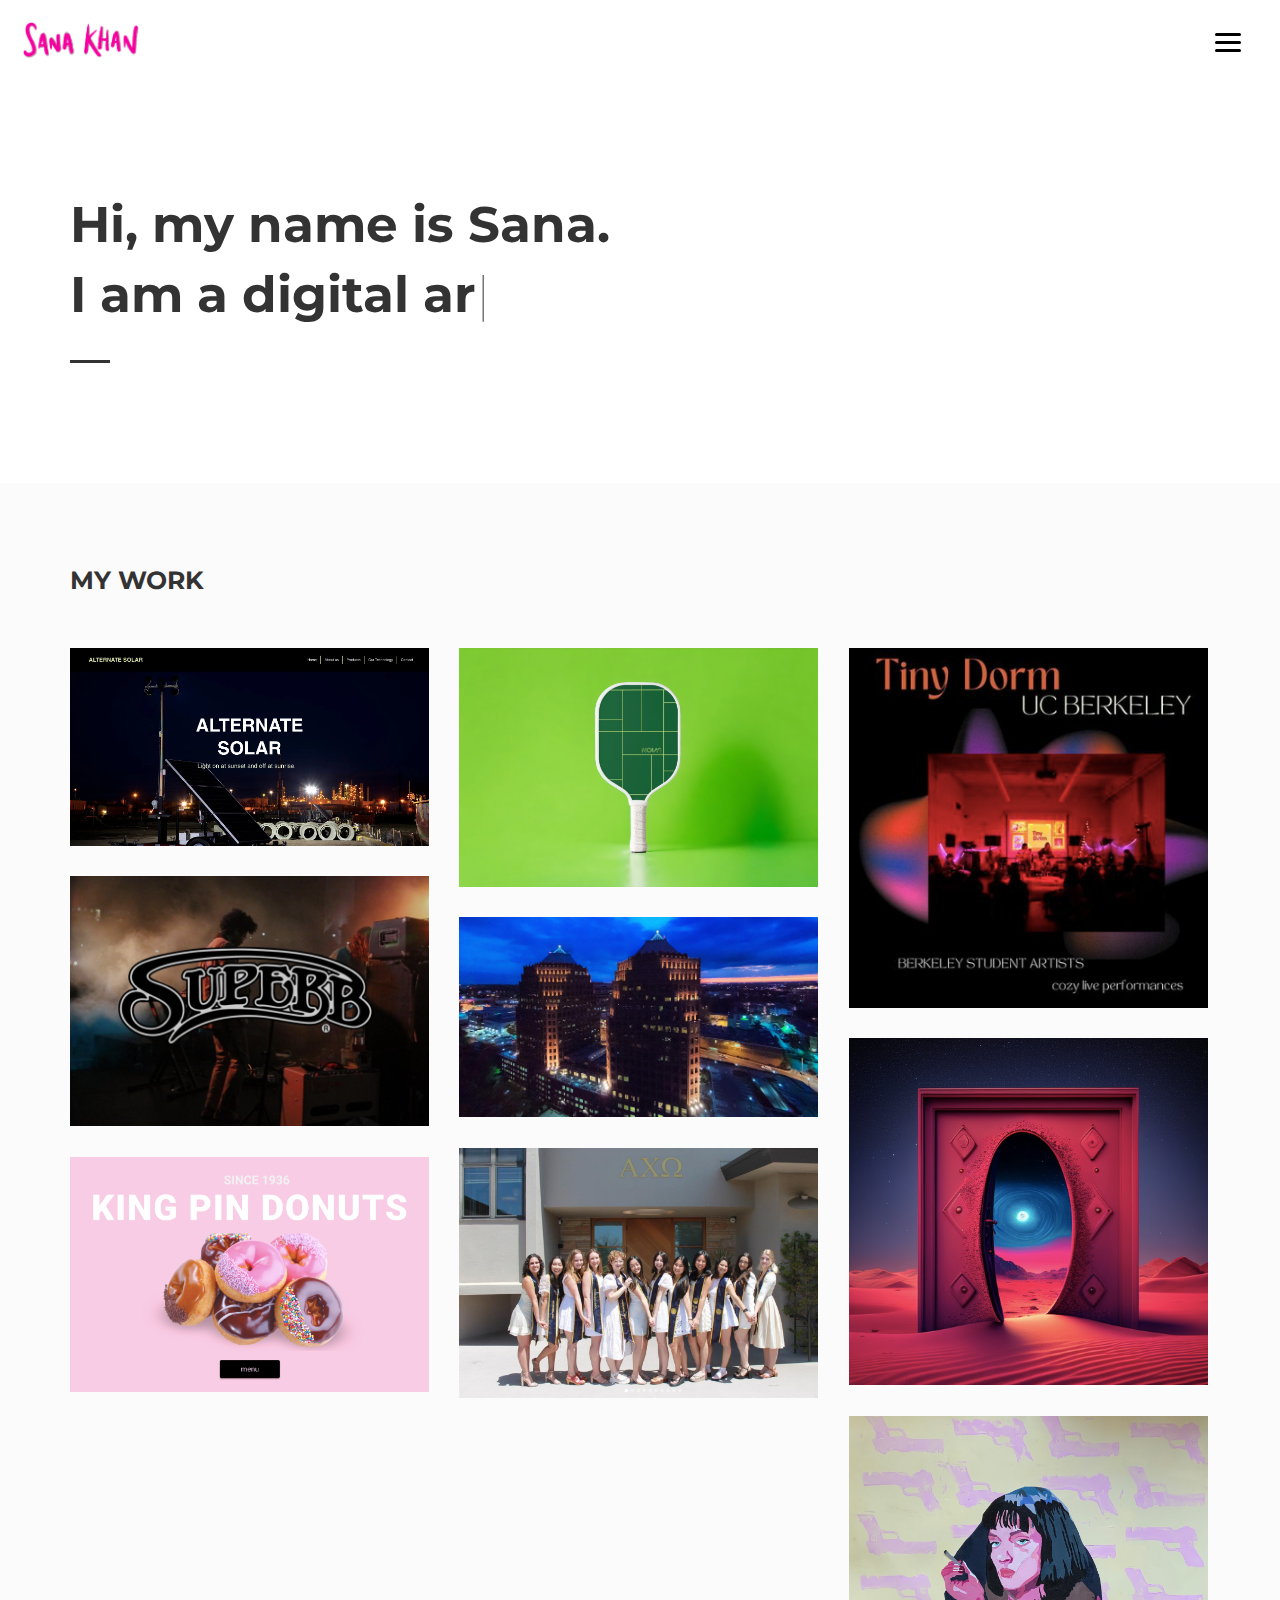
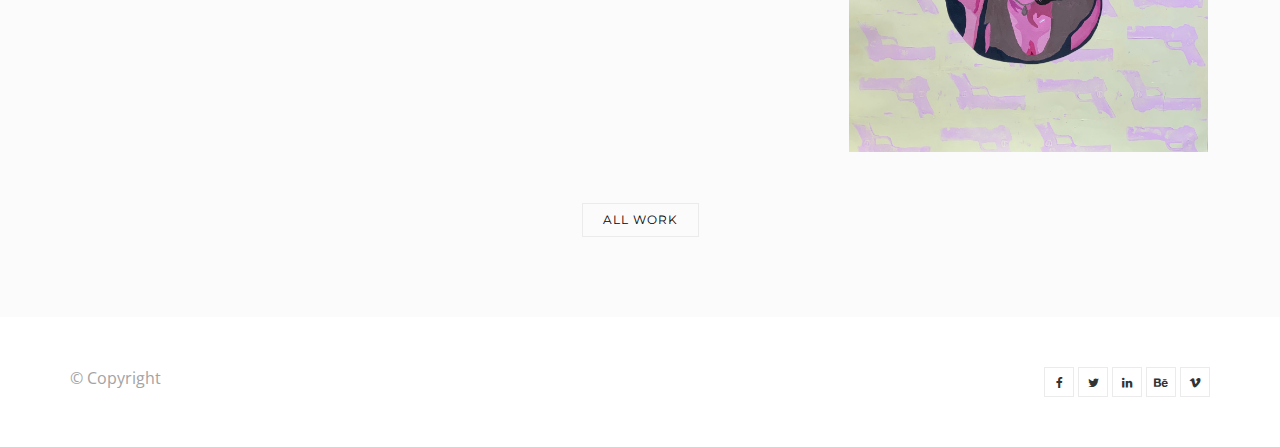
<file: index.html>
<!DOCTYPE html>
<html>
	<head>
		<title>Sana Khan</title>
		<meta charset="utf-8">
		<meta name="viewport" content="width=device-width, initial-scale=1.0, maximum-scale=1.0, user-scalable=no">
		<meta name="format-detection" content="telephone=no">
		<meta name="apple-mobile-web-app-capable" content="yes">
		<!-- Fonts-->
		<link rel="stylesheet" type="text/css" href="assets/fonts/fontawesome/font-awesome.min.css">
		<link rel="stylesheet" type="text/css" href="assets/fonts/pe-icon/pe-icon.css">
		<!-- Vendors-->
		<link rel="stylesheet" type="text/css" href="assets/vendors/bootstrap/grid.css">
		<link rel="stylesheet" type="text/css" href="assets/vendors/magnific-popup/magnific-popup.min.css">
		<link rel="stylesheet" type="text/css" href="assets/vendors/swiper/swiper.css">
		<!-- App & fonts-->
		<link rel="stylesheet" type="text/css" href="https://fonts.googleapis.com/css?family=Montserrat:300,400,500,600,700|Open+Sans:400,700">
		<link rel="stylesheet" type="text/css" id="app-stylesheet" href="assets/css/main.css"><!--[if lt IE 9]>
			<script src="https://oss.maxcdn.com/libs/html5shiv/3.7.0/html5shiv.js"></script>
		<![endif]-->
	</head>
	
	<body>
		<div class="page-wrap" id="root">
			
			<!-- header -->
			<header class="header header--fixed">
				<div class="header__inner">
					<div class="header__logo"><a href="index.html"><img src="assets/img/logo.png" alt="" style="width: 122px;"/></a></div>
					<div class="navbar-toggle" id="fs-button">
						<div class="navbar-icon"><span></span></div>
					</div>
				</div>
				
				<!-- fullscreenmenu__module -->
				<div class="fullscreenmenu__module" trigger="#fs-button">
					
					<!-- overlay-menu -->
					<nav class="overlay-menu">
						
						<!--  -->
						<ul class="wil-menu-list">
							<li class="current-menu-item"><a href="index.html">Home</a>
							</li>
							<li><a href="about.html">About</a>
							</li>
						
							<li><a href="contact.html">Contact</a>
							</li>
						</ul><!--  -->
						
					</nav><!-- End / overlay-menu -->
					
				</div><!-- End / fullscreenmenu__module -->
				
			</header><!-- End / header -->
			
			<!-- Content-->
			<div class="wil-content">
				
				<!-- Section -->
				<section class="awe-section">
					<div class="container">
						
						<!-- page-title -->
						<div class="page-title">
							<h2 class="page-title__title">Hi, my name is Sana.<br>I am
								
								<!-- typing__module -->
								<div class="typing__module">
									<div class="typed-strings"><span>a digital artist.</span><span>exploring design and innovation.</span><span>@ UC Berkeley.</span>
									</div><span class="typed"></span>
								</div><!-- End / typing__module -->
								
							</h2>
							<p class="page-title__text"></p>
							<div class="page-title__divider"></div>
						</div><!-- End / page-title -->
						
					</div>
				</section>
				<!-- End / Section -->
				
				
				<!-- Section -->
				<section class="awe-section bg-gray">
					<div class="container">
						<div class="row">
							<div class="col-lg-6 ">
								
								<!-- title -->
								<div class="title">
									<h2 class="title__title">My work</h2>
								</div><!-- End / title -->
								
							</div>
						</div>
						<div class="grid-css grid-css--masonry" data-col-lg="3" data-col-md="2" data-col-sm="2" data-col-xs="1" data-gap="30">
							<div class="grid__inner">
								<div class="grid-sizer"></div>
								<div class="grid-item">
									<div class="grid-item__inner">
										<div class="grid-item__content-wrapper">
											
											<!-- work -->
											<div class="work"><a href="alternatesolar.html">
													
													<!-- hoverbox ef-slide-bottom -->
													<div class="hoverbox ef-slide-bottom light">
														
														<!-- hb_front -->
														<div class="hb_front"><img src="assets/img/works/altsolar.jpg" alt=""/>
														</div><!-- End / hb_front -->
														
														
														<!-- hb_back -->
														<div class="hb_back">
															<h2 class="work__title">Alternate Solar</h2><span class="work__text">Website Designer and Developer</span>
														</div><!-- End / hb_back -->
														
													</div><!-- End / hoverbox ef-slide-bottom -->
													</a>
											</div><!-- End / work -->
											
										</div>
									</div>
								</div>
								<div class="grid-item">
									<div class="grid-item__inner">
										<div class="grid-item__content-wrapper">
											
											<!-- work -->
											<div class="work"><a href="Nova.html">
													
													<!-- hoverbox ef-move-bottom -->
													<div class="hoverbox ef-move-bottom light">
														
														<!-- hb_front -->
														<div class="hb_front"><img src="assets/img/Nova/nova.JPG" alt=""/>
														</div><!-- End / hb_front -->
														
														
														<!-- hb_back -->
														<div class="hb_back">
															<h2 class="work__title">Nova</h2><span class="work__text">Brand Design for Bay Area based Pickleball company</span>
														</div><!-- End / hb_back -->
														
													</div><!-- End / hoverbox ef-move-bottom -->
													</a>
											</div><!-- End / work -->
											
										</div>
									</div>
								</div>
								<div class="grid-item">
									<div class="grid-item__inner">
										<div class="grid-item__content-wrapper">
											
											<!-- work -->
											<div class="work"><a href="tinydorm.html">
													
													<!-- hoverbox ef-slide-right -->
													<div class="hoverbox ef-slide-right light">
														
														<!-- hb_front -->
														<div class="hb_front"><img src="assets/img/works/tiny.jpg" alt=""/>
														</div><!-- End / hb_front -->
														
														
														<!-- hb_back -->
														<div class="hb_back">
															<h2 class="work__title">Tiny Dorm</h2><span class="work__text">Creative Director and Marketing Lead</span>
														</div><!-- End / hb_back -->
														
													</div><!-- End / hoverbox ef-slide-right -->
													</a>
											</div><!-- End / work -->
											
										</div>
									</div>
								</div>
								<div class="grid-item">
									<div class="grid-item__inner">
										<div class="grid-item__content-wrapper">
											
											<!-- work -->
											<div class="work"><a href="superb.html">
													
													<!-- hoverbox ef-zoom-in -->
													<div class="hoverbox ef-zoom-in light">
														
														<!-- hb_front -->
														<div class="hb_front"><img src="assets/img/works/superb.jpg" alt=""/>
														</div><!-- End / hb_front -->
														
														
														<!-- hb_back -->
														<div class="hb_back">
															<h2 class="work__title">Superb</h2><span class="work__text">View detail</span>
														</div><!-- End / hb_back -->
														
													</div><!-- End / hoverbox ef-zoom-in -->
													</a>
											</div><!-- End / work -->
											
										</div>
									</div>
								</div>
								<div class="grid-item">
									<div class="grid-item__inner">
										<div class="grid-item__content-wrapper">
											
											<!-- work -->
											<div class="work"><a href="aci.html">
													
													<!-- hoverbox ef-zoom-in -->
													<div class="hoverbox ef-zoom-in light">
														
														<!-- hb_front -->
														<div class="hb_front"><img src="assets/img/works/aci.jpg" alt=""/>
														</div><!-- End / hb_front -->
														
														
														<!-- hb_back -->
														<div class="hb_back">
															<h2 class="work__title">American Century Investments </h2><span class="work__text">View detail</span>
														</div><!-- End / hb_back -->
														
													</div><!-- End / hoverbox ef-zoom-in -->
													</a>
											</div><!-- End / work -->
											
										</div>
									</div>
								</div>
								<div class="grid-item">
									<div class="grid-item__inner">
										<div class="grid-item__content-wrapper">
											
											<!-- work -->
											<div class="work"><a href="digitalart.html">
													
													<!-- hoverbox ef-slide-right -->
													<div class="hoverbox ef-slide-right light">
														
														<!-- hb_front -->
														<div class="hb_front"><img src="assets/img/works/digitalart.jpg" alt=""/>
														</div><!-- End / hb_front -->
														
														
														<!-- hb_back -->
														<div class="hb_back">
															<h2 class="work__title">Digital Art and Design</h2><span class="work__text">View detail</span>
														</div><!-- End / hb_back -->
														
													</div><!-- End / hoverbox ef-slide-right -->
													</a>
											</div><!-- End / work -->
											
										</div>
									</div>
								</div>
				
								<div class="grid-item">
									<div class="grid-item__inner">
										<div class="grid-item__content-wrapper">
											
											<!-- work -->
											<div class="work"><a href="axo.html">
													
													<!-- hoverbox ef-move-bottom -->
													<div class="hoverbox ef-move-bottom light">
														
														<!-- hb_front -->
														<div class="hb_front"><img src="assets/img/works/axo.jpg" alt=""/>
														</div><!-- End / hb_front -->
														
														
														<!-- hb_back -->
														<div class="hb_back">
															<h2 class="work__title">Alpha Chi Omega</h2><span class="work__text">View detail</span>
														</div><!-- End / hb_back -->
														
													</div><!-- End / hoverbox ef-move-bottom -->
													</a>
											</div><!-- End / work -->
											
										</div>
									</div>
								</div>
								<div class="grid-item">
									<div class="grid-item__inner">
										<div class="grid-item__content-wrapper">
											
											<!-- work -->
											<div class="work"><a href="kingpin.html">
													
													<!-- hoverbox ef-move-top -->
													<div class="hoverbox ef-move-top light">
														
														<!-- hb_front -->
														<div class="hb_front"><img src="assets/img/works/kingpin.jpg" alt=""/>
														</div><!-- End / hb_front -->
														
														
														<!-- hb_back -->
														<div class="hb_back">
															<h2 class="work__title">King Pin Donuts</h2><span class="work__text">Website Rebranding</span>
														</div><!-- End / hb_back -->
														
													</div><!-- End / hoverbox ef-move-top -->
													</a>
											</div><!-- End / work -->
											
										</div>
									</div>
								</div>
								<div class="grid-item">
									<div class="grid-item__inner">
										<div class="grid-item__content-wrapper">
											
											<!-- work -->
											<div class="work"><a href="fineart.html">
													
													<!-- hoverbox ef-move-bottom -->
													<div class="hoverbox ef-move-bottom light">
														
														<!-- hb_front -->
														<div class="hb_front"><img src="assets/img/works/soup.jpg" alt=""/>
														</div><!-- End / hb_front -->
														
														
														<!-- hb_back -->
														<div class="hb_back">
															<h2 class="work__title">Fine Art</h2><span class="work__text"></span>
														</div><!-- End / hb_back -->
														
													</div><!-- End / hoverbox ef-move-bottom -->
													</a>
											</div><!-- End / work -->
											
										</div>
									</div>
								</div>
							</div>
						</div>
						<div class="awe-text-center mt-50">
							<a class="md-btn md-btn--outline-primary" href="#">all work
							</a>
						</div>
					</div>
				</section>
				<!-- End / Section -->
				
			</div>
			<!-- End / Content-->
			
			<!-- footer -->
			<div class="footer">
				<div class="container">
					<div class="row">
						<div class="col-md-6 col-lg-6 ">
							<p class="footer__coppy"> &copy; Copyright <a href="http://awe7.com/"></a></p>
						</div>
						<div class="col-md-6 col-lg-6 ">
							<div class="footer__social">
								
								<!-- social-icon -->
								<a class="social-icon" href="#"><i class="social-icon__icon fa fa-facebook"></i>
								</a><!-- End / social-icon -->
								
								
								<!-- social-icon -->
								<a class="social-icon" href="#"><i class="social-icon__icon fa fa-twitter"></i>
								</a><!-- End / social-icon -->
								
								
								<!-- social-icon -->
								<a class="social-icon" href="#"><i class="social-icon__icon fa fa-linkedin"></i>
								</a><!-- End / social-icon -->
								
								
								<!-- social-icon -->
								<a class="social-icon" href="#"><i class="social-icon__icon fa fa-behance"></i>
								</a><!-- End / social-icon -->
								
								
								<!-- social-icon -->
								<a class="social-icon" href="#"><i class="social-icon__icon fa fa-vimeo"></i>
								</a><!-- End / social-icon -->
								
							</div>
						</div>
					</div>
				</div>
			</div><!-- End / footer -->
			
		</div>
		<!-- Vendors-->
		<script type="text/javascript" src="assets/vendors/jquery/jquery.min.js"></script>
		<script type="text/javascript" src="assets/vendors/imagesloaded/imagesloaded.pkgd.js"></script>
		<script type="text/javascript" src="assets/vendors/isotope-layout/isotope.pkgd.js"></script>
		<script type="text/javascript" src="assets/vendors/jquery-one-page/jquery.nav.min.js"></script>
		<script type="text/javascript" src="assets/vendors/jquery.easing/jquery.easing.min.js"></script>
		<script type="text/javascript" src="assets/vendors/jquery.matchHeight/jquery.matchHeight.min.js"></script>
		<script type="text/javascript" src="assets/vendors/magnific-popup/jquery.magnific-popup.min.js"></script>
		<script type="text/javascript" src="assets/vendors/masonry-layout/masonry.pkgd.js"></script>
		<script type="text/javascript" src="assets/vendors/jquery.waypoints/jquery.waypoints.min.js"></script>
		<script type="text/javascript" src="assets/vendors/swiper/swiper.jquery.js"></script>
		<script type="text/javascript" src="assets/vendors/menu/menu.js"></script>
		<script type="text/javascript" src="assets/vendors/typed/typed.min.js"></script>
		<!-- App-->
		<script type="text/javascript" src="assets/js/main.js"></script>
	</body>
</html>
</file>
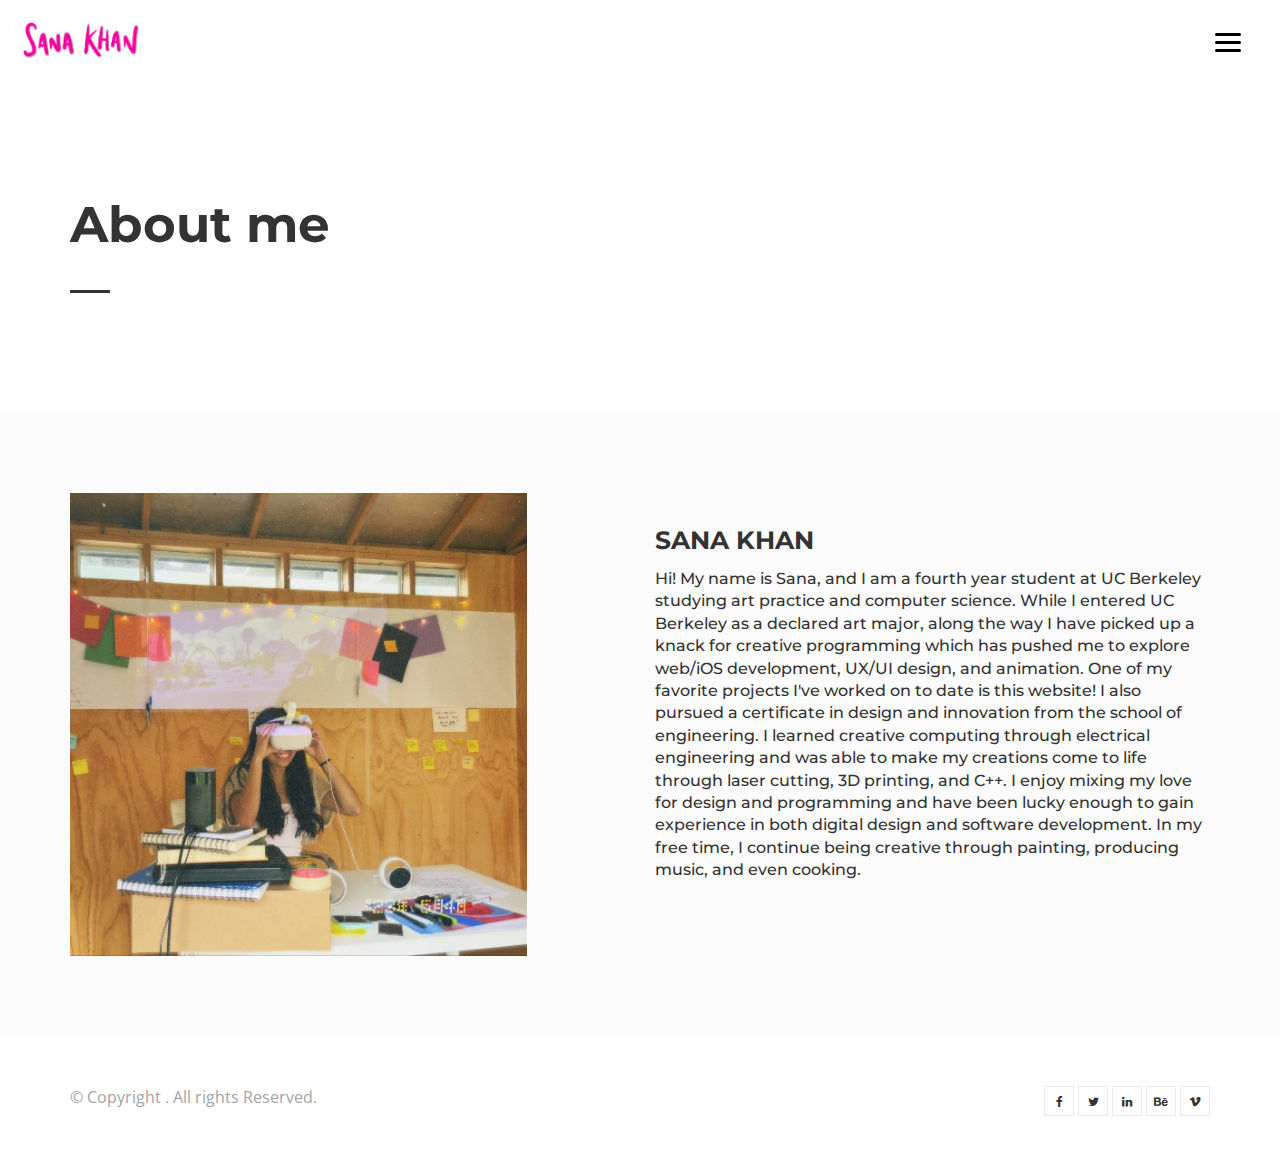
<file: about.html>
<!DOCTYPE html>
<html>
	<head>
		<title>About</title>
		<meta charset="utf-8">
		<meta name="viewport" content="width=device-width, initial-scale=1.0, maximum-scale=1.0, user-scalable=no">
		<meta name="format-detection" content="telephone=no">
		<meta name="apple-mobile-web-app-capable" content="yes">
		<!-- Fonts-->
		<link rel="stylesheet" type="text/css" href="assets/fonts/fontawesome/font-awesome.min.css">
		<link rel="stylesheet" type="text/css" href="assets/fonts/pe-icon/pe-icon.css">
		<!-- Vendors-->
		<link rel="stylesheet" type="text/css" href="assets/vendors/bootstrap/grid.css">
		<link rel="stylesheet" type="text/css" href="assets/vendors/magnific-popup/magnific-popup.min.css">
		<link rel="stylesheet" type="text/css" href="assets/vendors/swiper/swiper.css">
		<!-- App & fonts-->
		<link rel="stylesheet" type="text/css" href="https://fonts.googleapis.com/css?family=Montserrat:300,400,500,600,700|Open+Sans:400,700">
		<link rel="stylesheet" type="text/css" id="app-stylesheet" href="assets/css/main.css"><!--[if lt IE 9]>
			<script src="https://oss.maxcdn.com/libs/html5shiv/3.7.0/html5shiv.js"></script>
		<![endif]-->
	</head>
	
	<body>
		<div class="page-wrap" id="root">
			
			<!-- header -->
			<header class="header header--fixed">
				<div class="header__inner">
					<div class="header__logo"><a href="index.html"><img src="assets/img/logo.png" alt="" style="width: 122px;"/></a></div>
					<div class="navbar-toggle" id="fs-button">
						<div class="navbar-icon"><span></span></div>
					</div>
				</div>
				
				<!-- fullscreenmenu__module -->
				<div class="fullscreenmenu__module" trigger="#fs-button">
					
					<!-- overlay-menu -->
					<nav class="overlay-menu">
						
						<!--  -->
						<ul class="wil-menu-list">
							<li><a href="index.html">Home</a>
							</li>
							<li class="current-menu-item"><a href="about.html">About</a>
							</li>
							</li>
							<li><a href="contact.html">Contact</a>
							</li>
						</ul><!--  -->
						
					</nav><!-- End / overlay-menu -->
					
				</div><!-- End / fullscreenmenu__module -->
				
			</header><!-- End / header -->
			
			<!-- Content-->
			<div class="wil-content">
				
				<!-- Section -->
				<section class="awe-section">
					<div class="container">
						
						<!-- page-title -->
						<div class="page-title pb-40">
							<h2 class="page-title__title">About me</h2>
							<div class="page-title__divider"></div>
						</div><!-- End / page-title -->
						
					</div>
				</section>
				<!-- End / Section -->
				
				
				<!-- Section -->
				<section class="awe-section bg-gray">
					<div class="container">
						<div class="row">
							<div class="col-md-6 col-lg-5 "><img src="assets/img/me2.jpeg" alt="">
							</div>
							<div class="col-md-6 col-lg-6 col-xs-offset-0 col-sm-offset-0 col-md-offset-0 col-lg-offset-1 ">
								
								<!--  -->
								<div class="mt-30">
									<h2 class="about__title">Sana Khan</h2>
									<p class="about__subtitle">Hi! My name is Sana, and I am a fourth year student at UC Berkeley studying art practice and computer science. While I entered UC Berkeley as a declared art major, along the way I have picked up a knack for creative programming which has pushed me to explore web/iOS development, UX/UI design, and animation. One of my favorite projects I've worked on to date is this website!

										I also pursued a certificate in design and innovation from the school of engineering. I learned creative computing through electrical engineering and was able to make my creations come to life through laser cutting, 3D printing, and C++. I enjoy mixing my love for design and programming and have been lucky enough to gain experience in both digital design and software development. In my free time, I continue being creative through painting, producing music, and even cooking.  </p>
									
								
								</div><!-- End /  -->
								
							</div>
						</div>
					</div>
				</section>
				<!-- End / Section -->
				
			</div>
			<!-- End / Content-->
			
			<!-- footer -->
			<div class="footer">
				<div class="container">
					<div class="row">
						<div class="col-md-6 col-lg-6 ">
							<p class="footer__coppy"> &copy; Copyright <a href="http://awe7.com/"></a>. All rights Reserved.</p>
						</div>
						<div class="col-md-6 col-lg-6 ">
							<div class="footer__social">
								
								<!-- social-icon -->
								<a class="social-icon" href="#"><i class="social-icon__icon fa fa-facebook"></i>
								</a><!-- End / social-icon -->
								
								
								<!-- social-icon -->
								<a class="social-icon" href="#"><i class="social-icon__icon fa fa-twitter"></i>
								</a><!-- End / social-icon -->
								
								
								<!-- social-icon -->
								<a class="social-icon" href="#"><i class="social-icon__icon fa fa-linkedin"></i>
								</a><!-- End / social-icon -->
								
								
								<!-- social-icon -->
								<a class="social-icon" href="#"><i class="social-icon__icon fa fa-behance"></i>
								</a><!-- End / social-icon -->
								
								
								<!-- social-icon -->
								<a class="social-icon" href="#"><i class="social-icon__icon fa fa-vimeo"></i>
								</a><!-- End / social-icon -->
								
							</div>
						</div>
					</div>
				</div>
			</div><!-- End / footer -->
			
		</div>
		<!-- Vendors-->
		<script type="text/javascript" src="assets/vendors/jquery/jquery.min.js"></script>
		<script type="text/javascript" src="assets/vendors/imagesloaded/imagesloaded.pkgd.js"></script>
		<script type="text/javascript" src="assets/vendors/isotope-layout/isotope.pkgd.js"></script>
		<script type="text/javascript" src="assets/vendors/jquery-one-page/jquery.nav.min.js"></script>
		<script type="text/javascript" src="assets/vendors/jquery.easing/jquery.easing.min.js"></script>
		<script type="text/javascript" src="assets/vendors/jquery.matchHeight/jquery.matchHeight.min.js"></script>
		<script type="text/javascript" src="assets/vendors/magnific-popup/jquery.magnific-popup.min.js"></script>
		<script type="text/javascript" src="assets/vendors/masonry-layout/masonry.pkgd.js"></script>
		<script type="text/javascript" src="assets/vendors/jquery.waypoints/jquery.waypoints.min.js"></script>
		<script type="text/javascript" src="assets/vendors/swiper/swiper.jquery.js"></script>
		<script type="text/javascript" src="assets/vendors/menu/menu.js"></script>
		<script type="text/javascript" src="assets/vendors/typed/typed.min.js"></script>
		<!-- App-->
		<script type="text/javascript" src="assets/js/main.js"></script>
	</body>
</html>
</file>
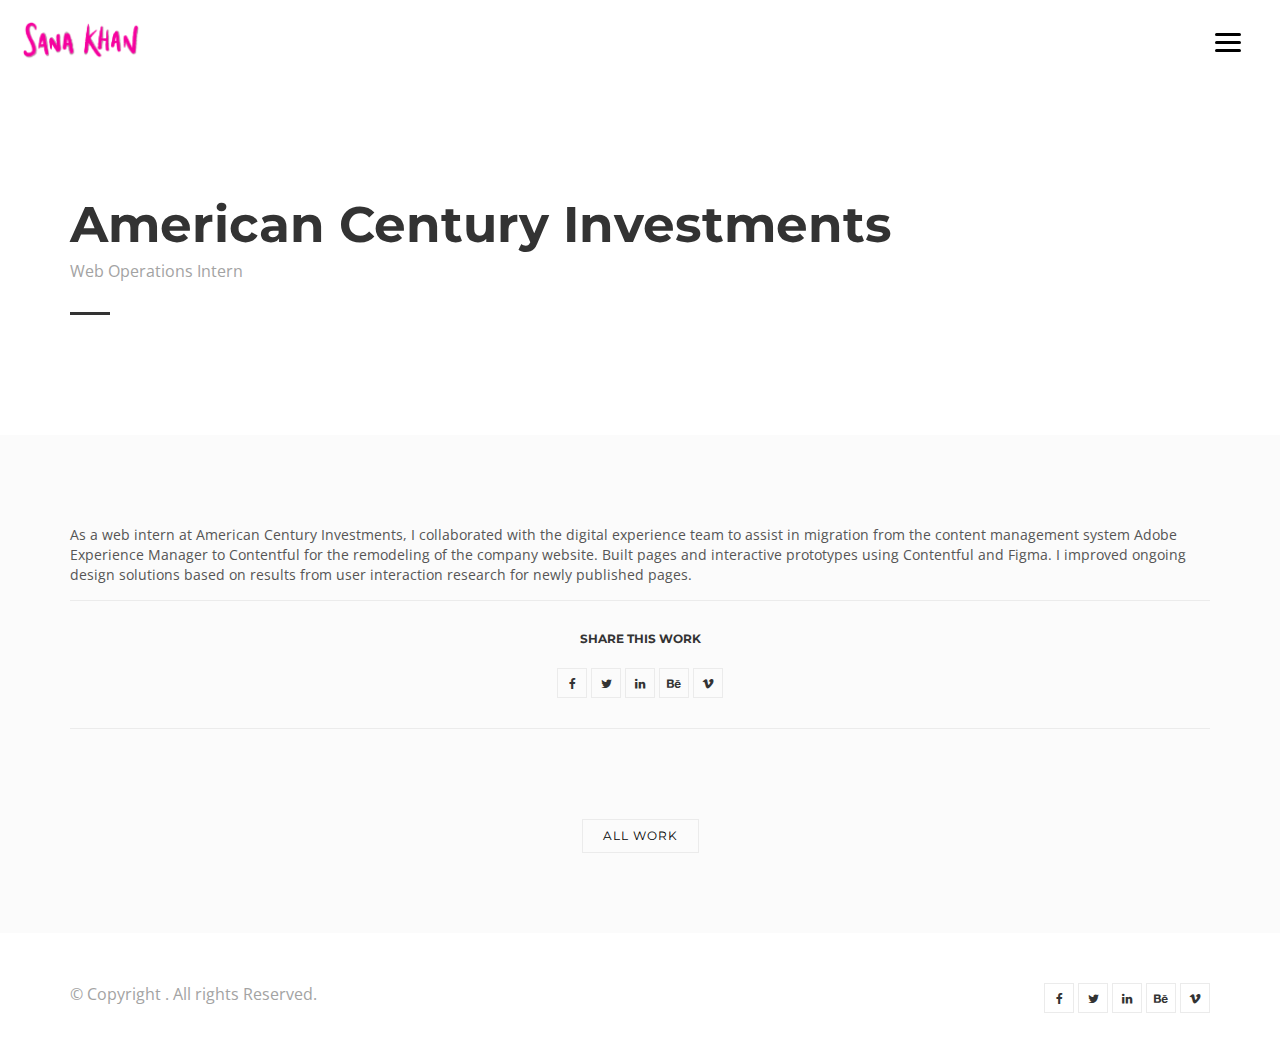
<file: aci.html>
<!DOCTYPE html>
<html>
	<head>
		<title>Work detail</title>
		<meta charset="utf-8">
		<meta name="viewport" content="width=device-width, initial-scale=1.0, maximum-scale=1.0, user-scalable=no">
		<meta name="format-detection" content="telephone=no">
		<meta name="apple-mobile-web-app-capable" content="yes">
		<!-- Fonts-->
		<link rel="stylesheet" type="text/css" href="assets/fonts/fontawesome/font-awesome.min.css">
		<link rel="stylesheet" type="text/css" href="assets/fonts/pe-icon/pe-icon.css">
		<!-- Vendors-->
		<link rel="stylesheet" type="text/css" href="assets/vendors/bootstrap/grid.css">
		<link rel="stylesheet" type="text/css" href="assets/vendors/magnific-popup/magnific-popup.min.css">
		<link rel="stylesheet" type="text/css" href="assets/vendors/swiper/swiper.css">
		<!-- App & fonts-->
		<link rel="stylesheet" type="text/css" href="https://fonts.googleapis.com/css?family=Montserrat:300,400,500,600,700|Open+Sans:400,700">
		<link rel="stylesheet" type="text/css" id="app-stylesheet" href="assets/css/main.css"><!--[if lt IE 9]>
			<script src="https://oss.maxcdn.com/libs/html5shiv/3.7.0/html5shiv.js"></script>
		<![endif]-->
	</head>
	
	<body>
		<div class="page-wrap" id="root">
			
			<!-- header -->
			<header class="header header--fixed">
				<div class="header__inner">
					<div class="header__logo"><a href="index.html"><img src="assets/img/logo.png" alt="" style="width: 122px;"/></a></div>
					<div class="navbar-toggle" id="fs-button">
						<div class="navbar-icon"><span></span></div>
					</div>
				</div>
				
				<!-- fullscreenmenu__module -->
				<div class="fullscreenmenu__module" trigger="#fs-button">
					
					<!-- overlay-menu -->
					<nav class="overlay-menu">
						
						<!--  -->
						<ul class="wil-menu-list">
							<li><a href="index.html">Home</a>
							</li>
							<li><a href="about.html">About</a>
							</li>


							<li><a href="contact.html">Contact</a>
							</li>
						</ul><!--  -->
						
					</nav><!-- End / overlay-menu -->
					
				</div><!-- End / fullscreenmenu__module -->
				
			</header><!-- End / header -->
			
			<!-- Content-->
			<div class="wil-content">
				
				<!-- Section -->
				<section class="awe-section">
					<div class="container">
						
						<!-- page-title -->
						<div class="page-title pb-40">
							<h2 class="page-title__title">American Century Investments</h2>
							<p class="page-title__text">Web Operations Intern </p>
							<div class="page-title__divider"></div>
						</div><!-- End / page-title -->
						
					</div>
				</section>
				<!-- End / Section -->
				
				
				<!-- Section -->
				<section class="awe-section bg-gray">
					<div class="container">
						
						<!--  -->
						<div>
							<div class="work-detail__entry">
								<p> As a web intern at American Century Investments, I collaborated with the digital experience team to assist in migration from the content management system Adobe Experience Manager to Contentful for the remodeling of the company website. Built pages and interactive prototypes using Contentful and Figma. I improved ongoing design solutions based on results from user interaction research for newly published pages. </p>
								
								<!--<div class="work-img"><img src="assets/img/works/01.jpg" alt=""></div>
								<div class="work-img"><img src="assets/img/works/02.jpg" alt=""></div>
								<div class="work-img"><img src="assets/img/works/03.jpg" alt=""></div>
							</div> -->
							<div class="sharebox__module awe-text-center">
								<p class="social-text">SHARE THIS WORK</p>
								
								<!-- social-icon -->
								<a class="social-icon" href="#"><i class="social-icon__icon fa fa-facebook"></i>
								</a><!-- End / social-icon -->
								
								
								<!-- social-icon -->
								<a class="social-icon" href="#"><i class="social-icon__icon fa fa-twitter"></i>
								</a><!-- End / social-icon -->
								
								
								<!-- social-icon -->
								<a class="social-icon" href="#"><i class="social-icon__icon fa fa-linkedin"></i>
								</a><!-- End / social-icon -->
								
								
								<!-- social-icon -->
								<a class="social-icon" href="#"><i class="social-icon__icon fa fa-behance"></i>
								</a><!-- End / social-icon -->
								
								
								<!-- social-icon -->
								<a class="social-icon" href="#"><i class="social-icon__icon fa fa-vimeo"></i>
								</a><!-- End / social-icon -->
								
							</div>
						</div><!-- End /  -->
						
						<div class="awe-text-center mt-50">
							<a class="md-btn md-btn--outline-primary " href="#">All work
							</a>
						</div>
					</div>
				</section>
				<!-- End / Section -->
				
			</div>
			<!-- End / Content-->
			
			<!-- footer -->
			<div class="footer">
				<div class="container">
					<div class="row">
						<div class="col-md-6 col-lg-6 ">
							<p class="footer__coppy">&copy; Copyright <a href="http://awe7.com/"></a>. All rights Reserved.</p>
						</div>
						<div class="col-md-6 col-lg-6 ">
							<div class="footer__social">
								
								<!-- social-icon -->
								<a class="social-icon" href="#"><i class="social-icon__icon fa fa-facebook"></i>
								</a><!-- End / social-icon -->
								
								
								<!-- social-icon -->
								<a class="social-icon" href="#"><i class="social-icon__icon fa fa-twitter"></i>
								</a><!-- End / social-icon -->
								
								
								<!-- social-icon -->
								<a class="social-icon" href="#"><i class="social-icon__icon fa fa-linkedin"></i>
								</a><!-- End / social-icon -->
								
								
								<!-- social-icon -->
								<a class="social-icon" href="#"><i class="social-icon__icon fa fa-behance"></i>
								</a><!-- End / social-icon -->
								
								
								<!-- social-icon -->
								<a class="social-icon" href="#"><i class="social-icon__icon fa fa-vimeo"></i>
								</a><!-- End / social-icon -->
								
							</div>
						</div>
					</div>
				</div>
			</div><!-- End / footer -->
			
		</div>
		<!-- Vendors-->
		<script type="text/javascript" src="assets/vendors/jquery/jquery.min.js"></script>
		<script type="text/javascript" src="assets/vendors/imagesloaded/imagesloaded.pkgd.js"></script>
		<script type="text/javascript" src="assets/vendors/isotope-layout/isotope.pkgd.js"></script>
		<script type="text/javascript" src="assets/vendors/jquery-one-page/jquery.nav.min.js"></script>
		<script type="text/javascript" src="assets/vendors/jquery.easing/jquery.easing.min.js"></script>
		<script type="text/javascript" src="assets/vendors/jquery.matchHeight/jquery.matchHeight.min.js"></script>
		<script type="text/javascript" src="assets/vendors/magnific-popup/jquery.magnific-popup.min.js"></script>
		<script type="text/javascript" src="assets/vendors/masonry-layout/masonry.pkgd.js"></script>
		<script type="text/javascript" src="assets/vendors/jquery.waypoints/jquery.waypoints.min.js"></script>
		<script type="text/javascript" src="assets/vendors/swiper/swiper.jquery.js"></script>
		<script type="text/javascript" src="assets/vendors/menu/menu.js"></script>
		<script type="text/javascript" src="assets/vendors/typed/typed.min.js"></script>
		<!-- App-->
		<script type="text/javascript" src="assets/js/main.js"></script>
	</body>
</html>
</file>
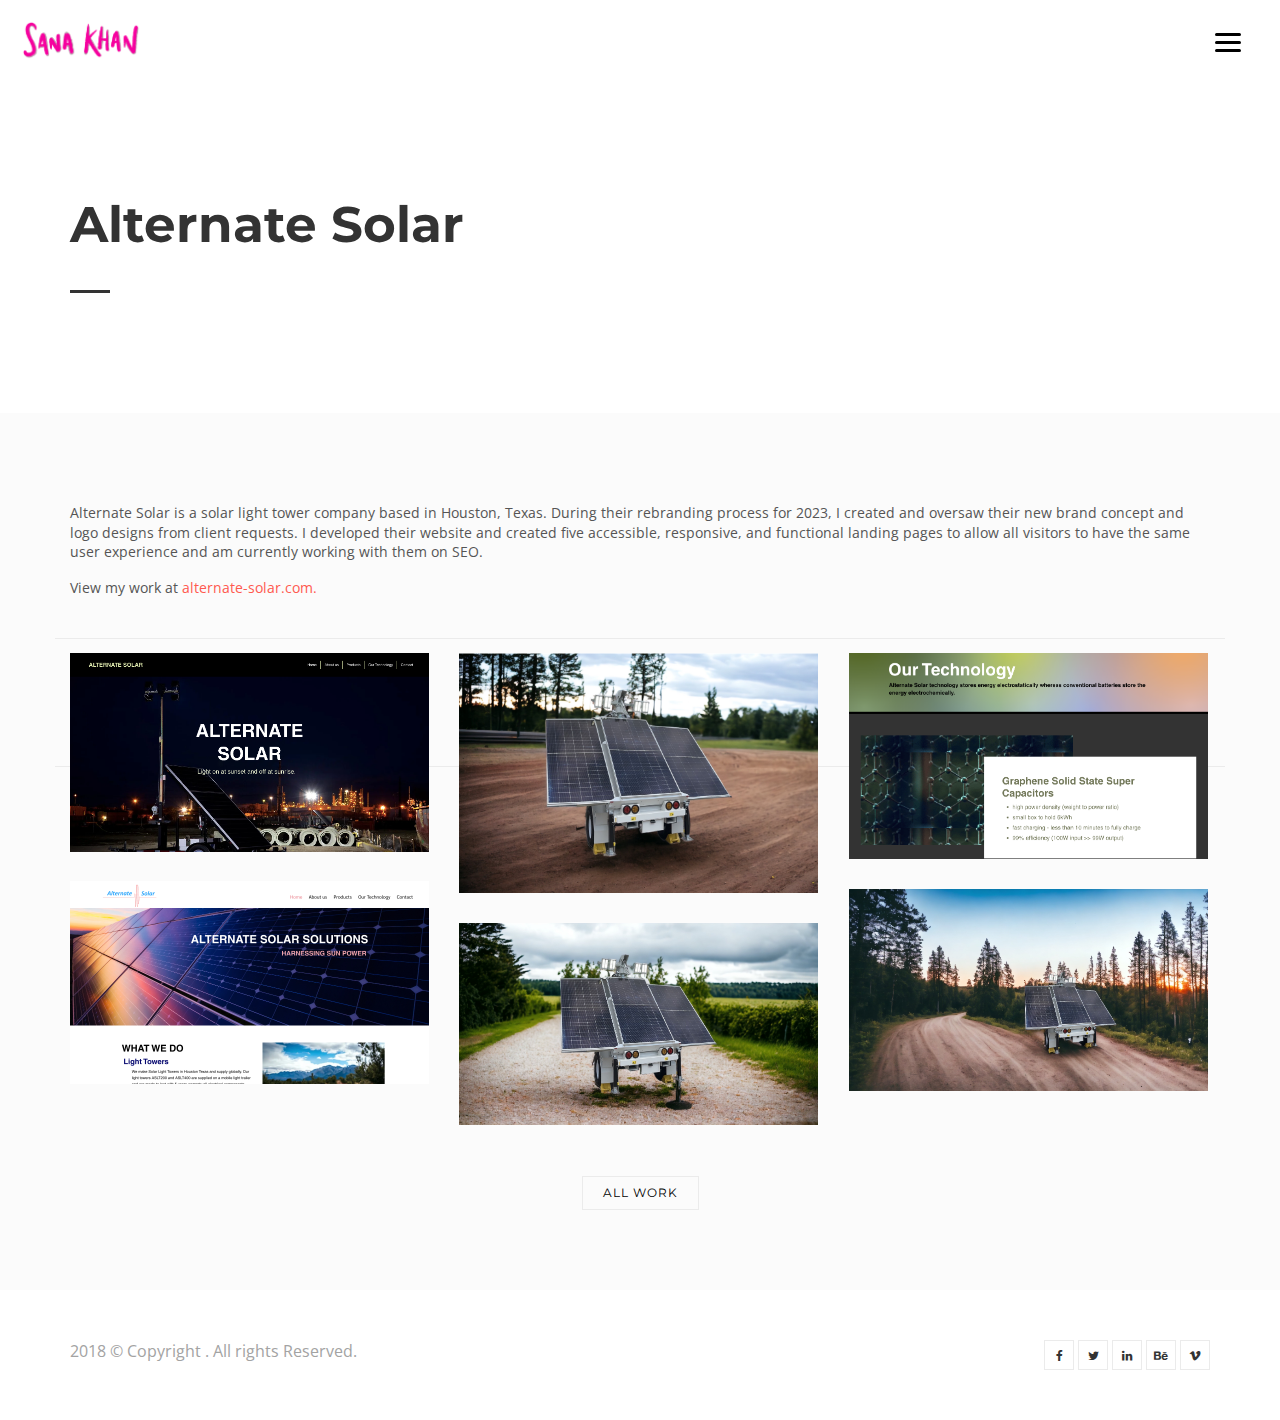
<file: alternatesolar.html>
<!DOCTYPE html>
<html>
	<head>
		<title>Alternate Solar</title>
		<meta charset="utf-8">
		<meta name="viewport" content="width=device-width, initial-scale=1.0, maximum-scale=1.0, user-scalable=no">
		<meta name="format-detection" content="telephone=no">
		<meta name="apple-mobile-web-app-capable" content="yes">
		<!-- Fonts-->
		<link rel="stylesheet" type="text/css" href="assets/fonts/fontawesome/font-awesome.min.css">
		<link rel="stylesheet" type="text/css" href="assets/fonts/pe-icon/pe-icon.css">
		<!-- Vendors-->
		<link rel="stylesheet" type="text/css" href="assets/vendors/bootstrap/grid.css">
		<link rel="stylesheet" type="text/css" href="assets/vendors/magnific-popup/magnific-popup.min.css">
		<link rel="stylesheet" type="text/css" href="assets/vendors/swiper/swiper.css">
		<!-- App & fonts-->
		<link rel="stylesheet" type="text/css" href="https://fonts.googleapis.com/css?family=Montserrat:300,400,500,600,700|Open+Sans:400,700">
		<link rel="stylesheet" type="text/css" id="app-stylesheet" href="assets/css/main.css"><!--[if lt IE 9]>
			<script src="https://oss.maxcdn.com/libs/html5shiv/3.7.0/html5shiv.js"></script>
		<![endif]-->
	</head>
	
	<body>
		<div class="page-wrap" id="root">
			
			<!-- header -->
			<header class="header header--fixed">
				<div class="header__inner">
					<div class="header__logo"><a href="index.html"><img src="assets/img/logo.png" alt="" style="width: 122px;"/></a></div>
					<div class="navbar-toggle" id="fs-button">
						<div class="navbar-icon"><span></span></div>
					</div>
				</div>
				
				<!-- fullscreenmenu__module -->
				<div class="fullscreenmenu__module" trigger="#fs-button">
					
					<!-- overlay-menu -->
					<nav class="overlay-menu">
						
						<!--  -->
						<ul class="wil-menu-list">
							<li><a href="index.html">Home</a>
							</li>
							<li><a href="about.html">About</a>
							</li>
							
							<li><a href="contact.html">Contact</a>
							</li>
						</ul><!--  -->
						
					</nav><!-- End / overlay-menu -->
					
				</div><!-- End / fullscreenmenu__module -->
				
			</header><!-- End / header -->
			
			<!-- Content-->
			<div class="wil-content">
				
				<!-- Section -->
				<section class="awe-section">
					<div class="container">
						
						<!-- page-title -->
						<div class="page-title pb-40">
							<h2 class="page-title__title">Alternate Solar</h2>
							<!--<p class="page-title__text">Nam elit ligula, egestas et ornare non, </p> -->
							<div class="page-title__divider"></div>
						</div><!-- End / page-title -->
						
					</div>
				</section>
				<!-- End / Section -->
				
				
				<!-- Section -->
				<section class="awe-section bg-gray">
					<div class="container">
						
						<!--  -->
						<div>
							<div class="work-detail__entry">
								<p>Alternate Solar is a solar light tower company based in Houston, Texas. During their rebranding process for 2023, I created and oversaw their new brand concept and logo designs from client requests. I developed their website and  created five accessible, responsive, and functional landing pages to allow all visitors to have the same user experience and am currently working with them on SEO. 
								</p>
								<p>View my work at <a href="https://alternate-solar.com/">alternate-solar.com.</a</p><br>
							</div>

							<div class="grid-css grid-css--masonry" data-col-lg="3" data-col-md="2" data-col-sm="2" data-col-xs="1" data-gap="30">
								<div class="grid__inner">
									<div class="grid-sizer"></div>
									<div class="grid-item">
										<div class="grid-item__inner">
											<div class="grid-item__content-wrapper">

							<!-- work -->
							<div class="work"><!-- <a href="alternatesolar.html">-->
													
								<!-- hoverbox ef-slide-bottom -->
								<div class="hoverbox ef-slide-bottom light">
									
									<!-- hb_front -->
									<div class="hb_front"><img src="assets/img/alternatesolar/homepage.jpg" alt=""/>
									</div><!-- End / hb_front -->
									
									
									<!-- hb_back -->
									<div class="hb_back">
										<h2 class="work__title">Website Page</h2><span class="work__text"></span>
									</div><!-- End / hb_back -->
									
								</div><!-- End / hoverbox ef-slide-bottom -->
								</a>
						</div><!-- End / work -->
						
					</div>
				</div>
			</div>
			<div class="grid-item">
				<div class="grid-item__inner">
					<div class="grid-item__content-wrapper">
						
						<!-- work -->
						<div class="work"><!--<a href="kingpin.html">-->
								
								<!-- hoverbox ef-move-top -->
								<div class="hoverbox ef-move-top light">
									
									<!-- hb_front -->
									<div class="hb_front"><img src="assets/img/alternatesolar/tower1.JPG" alt=""/>
									</div><!-- End / hb_front -->
									
									
									<!-- hb_back -->
									<div class="hb_back">
										<h2 class="work__title">Photoshop</h2><span class="work__text">Promotional Material</span>
									</div><!-- End / hb_back -->
									
								</div><!-- End / hoverbox ef-move-top -->
								</a>
						</div><!-- End / work -->
						
					</div>
				</div>
			</div>
			<div class="grid-item">
				<div class="grid-item__inner">
					<div class="grid-item__content-wrapper">
						
						<!-- work -->
						<div class="work"><!--<a href="tinydorm.html">-->
								
								<!-- hoverbox ef-slide-right -->
								<div class="hoverbox ef-slide-right light">
									
									<!-- hb_front -->
									<div class="hb_front"><img src="assets/img/alternatesolar/ourtechnology.jpg" alt=""/>
									</div><!-- End / hb_front -->
									
									
									<!-- hb_back -->
									<div class="hb_back">
										<h2 class="work__title">Website Page</h2><span class="work__text"></span>
									</div><!-- End / hb_back -->
									
								</div><!-- End / hoverbox ef-slide-right -->
								</a>
						</div><!-- End / work -->
						
					</div>
				</div>
			</div>
			<div class="grid-item">
				<div class="grid-item__inner">
					<div class="grid-item__content-wrapper">
						
						<!-- work -->
						<div class="work"><!--<a href="tinydorm.html">-->
								
								<!-- hoverbox ef-slide-right -->
								<div class="hoverbox ef-slide-right light">
									
									<!-- hb_front -->
									<div class="hb_front"><img src="assets/img/alternatesolar/page3.png" alt=""/>
									</div><!-- End / hb_front -->
									
									
									<!-- hb_back -->
									<div class="hb_back">
										<h2 class="work__title">Website Page</h2><span class="work__text"></span>
									</div><!-- End / hb_back -->
									
								</div><!-- End / hoverbox ef-slide-right -->
								</a>
						</div><!-- End / work -->
						
					</div>
				</div>
			</div>
			<div class="grid-item">
				<div class="grid-item__inner">
					<div class="grid-item__content-wrapper">
						
						<!-- work -->
						<div class="work"><!--<a href="superb.html">-->
								
								<!-- hoverbox ef-zoom-in -->
								<div class="hoverbox ef-zoom-in light">
									
									<!-- hb_front -->
									<div class="hb_front"><img src="assets/img/alternatesolar/tower2.JPG" alt=""/>
									</div><!-- End / hb_front -->
									
									
									<!-- hb_back -->
									<div class="hb_back">
										<h2 class="work__title">Photoshop</h2><span class="work__text"></span>
									</div><!-- End / hb_back -->
									
								</div><!-- End / hoverbox ef-zoom-in -->
								</a>
						</div><!-- End / work -->
						
					</div>
				</div>
			</div>
			<div class="grid-item">
				<div class="grid-item__inner">
					<div class="grid-item__content-wrapper">
						
						<!-- work -->
						<div class="work"><!--<a href="aci.html">-->
								
								<!-- hoverbox ef-zoom-in -->
								<div class="hoverbox ef-zoom-in light">
									
									<!-- hb_front -->
									<div class="hb_front"><img src="assets/img/alternatesolar/tower3.JPG" alt=""/>
									</div><!-- End / hb_front -->
									
									
									<!-- hb_back -->
									<div class="hb_back">
										<h2 class="work__title">Photoshop</h2><span class="work__text"></span>
									</div><!-- End / hb_back -->
									
								</div><!-- End / hoverbox ef-zoom-in -->
								</a>
						</div><!-- End / work -->
						
						
					</div>
				</div>
			</div>
				<div class="sharebox__module awe-text-center">
								<p class="social-text">SHARE THIS WORK</p>
								
								<!-- social-icon -->
								<a class="social-icon" href="#"><i class="social-icon__icon fa fa-facebook"></i>
								</a><!-- End / social-icon -->
								
								
								<!-- social-icon -->
								<a class="social-icon" href="#"><i class="social-icon__icon fa fa-twitter"></i>
								</a><!-- End / social-icon -->
								
								
								<!-- social-icon -->
								<a class="social-icon" href="#"><i class="social-icon__icon fa fa-linkedin"></i>
								</a><!-- End / social-icon -->
								
								
								<!-- social-icon -->
								<a class="social-icon" href="#"><i class="social-icon__icon fa fa-behance"></i>
								</a><!-- End / social-icon -->
								
								
								<!-- social-icon -->
								<a class="social-icon" href="#"><i class="social-icon__icon fa fa-vimeo"></i>
								</a><!-- End / social-icon -->
								
							</div>
						</div><!-- End /  -->
						
						<div class="awe-text-center mt-50">
							<a class="md-btn md-btn--outline-primary " href="">All work
							</a>
						</div>
					</div>
				</section>
				<!-- End / Section -->
				
			</div>
			<!-- End / Content-->
			
			<!-- footer -->
			<div class="footer">
				<div class="container">
					<div class="row">
						<div class="col-md-6 col-lg-6 ">
							<p class="footer__coppy">2018 &copy; Copyright <a href="http://awe7.com/"></a>. All rights Reserved.</p>
						</div>
						<div class="col-md-6 col-lg-6 ">
							<div class="footer__social">
								
								<!-- social-icon -->
								<a class="social-icon" href="#"><i class="social-icon__icon fa fa-facebook"></i>
								</a><!-- End / social-icon -->
								
								
								<!-- social-icon -->
								<a class="social-icon" href="#"><i class="social-icon__icon fa fa-twitter"></i>
								</a><!-- End / social-icon -->
								
								
								<!-- social-icon -->
								<a class="social-icon" href="#"><i class="social-icon__icon fa fa-linkedin"></i>
								</a><!-- End / social-icon -->
								
								
								<!-- social-icon -->
								<a class="social-icon" href="#"><i class="social-icon__icon fa fa-behance"></i>
								</a><!-- End / social-icon -->
								
								
								<!-- social-icon -->
								<a class="social-icon" href="#"><i class="social-icon__icon fa fa-vimeo"></i>
								</a><!-- End / social-icon -->
								
							</div>
						</div>
					</div>
				</div>
			</div><!-- End / footer -->
			
		</div>
		<!-- Vendors-->
		<script type="text/javascript" src="assets/vendors/jquery/jquery.min.js"></script>
		<script type="text/javascript" src="assets/vendors/imagesloaded/imagesloaded.pkgd.js"></script>
		<script type="text/javascript" src="assets/vendors/isotope-layout/isotope.pkgd.js"></script>
		<script type="text/javascript" src="assets/vendors/jquery-one-page/jquery.nav.min.js"></script>
		<script type="text/javascript" src="assets/vendors/jquery.easing/jquery.easing.min.js"></script>
		<script type="text/javascript" src="assets/vendors/jquery.matchHeight/jquery.matchHeight.min.js"></script>
		<script type="text/javascript" src="assets/vendors/magnific-popup/jquery.magnific-popup.min.js"></script>
		<script type="text/javascript" src="assets/vendors/masonry-layout/masonry.pkgd.js"></script>
		<script type="text/javascript" src="assets/vendors/jquery.waypoints/jquery.waypoints.min.js"></script>
		<script type="text/javascript" src="assets/vendors/swiper/swiper.jquery.js"></script>
		<script type="text/javascript" src="assets/vendors/menu/menu.js"></script>
		<script type="text/javascript" src="assets/vendors/typed/typed.min.js"></script>
		<!-- App-->
		<script type="text/javascript" src="assets/js/main.js"></script>
	</body>
</html>
</file>
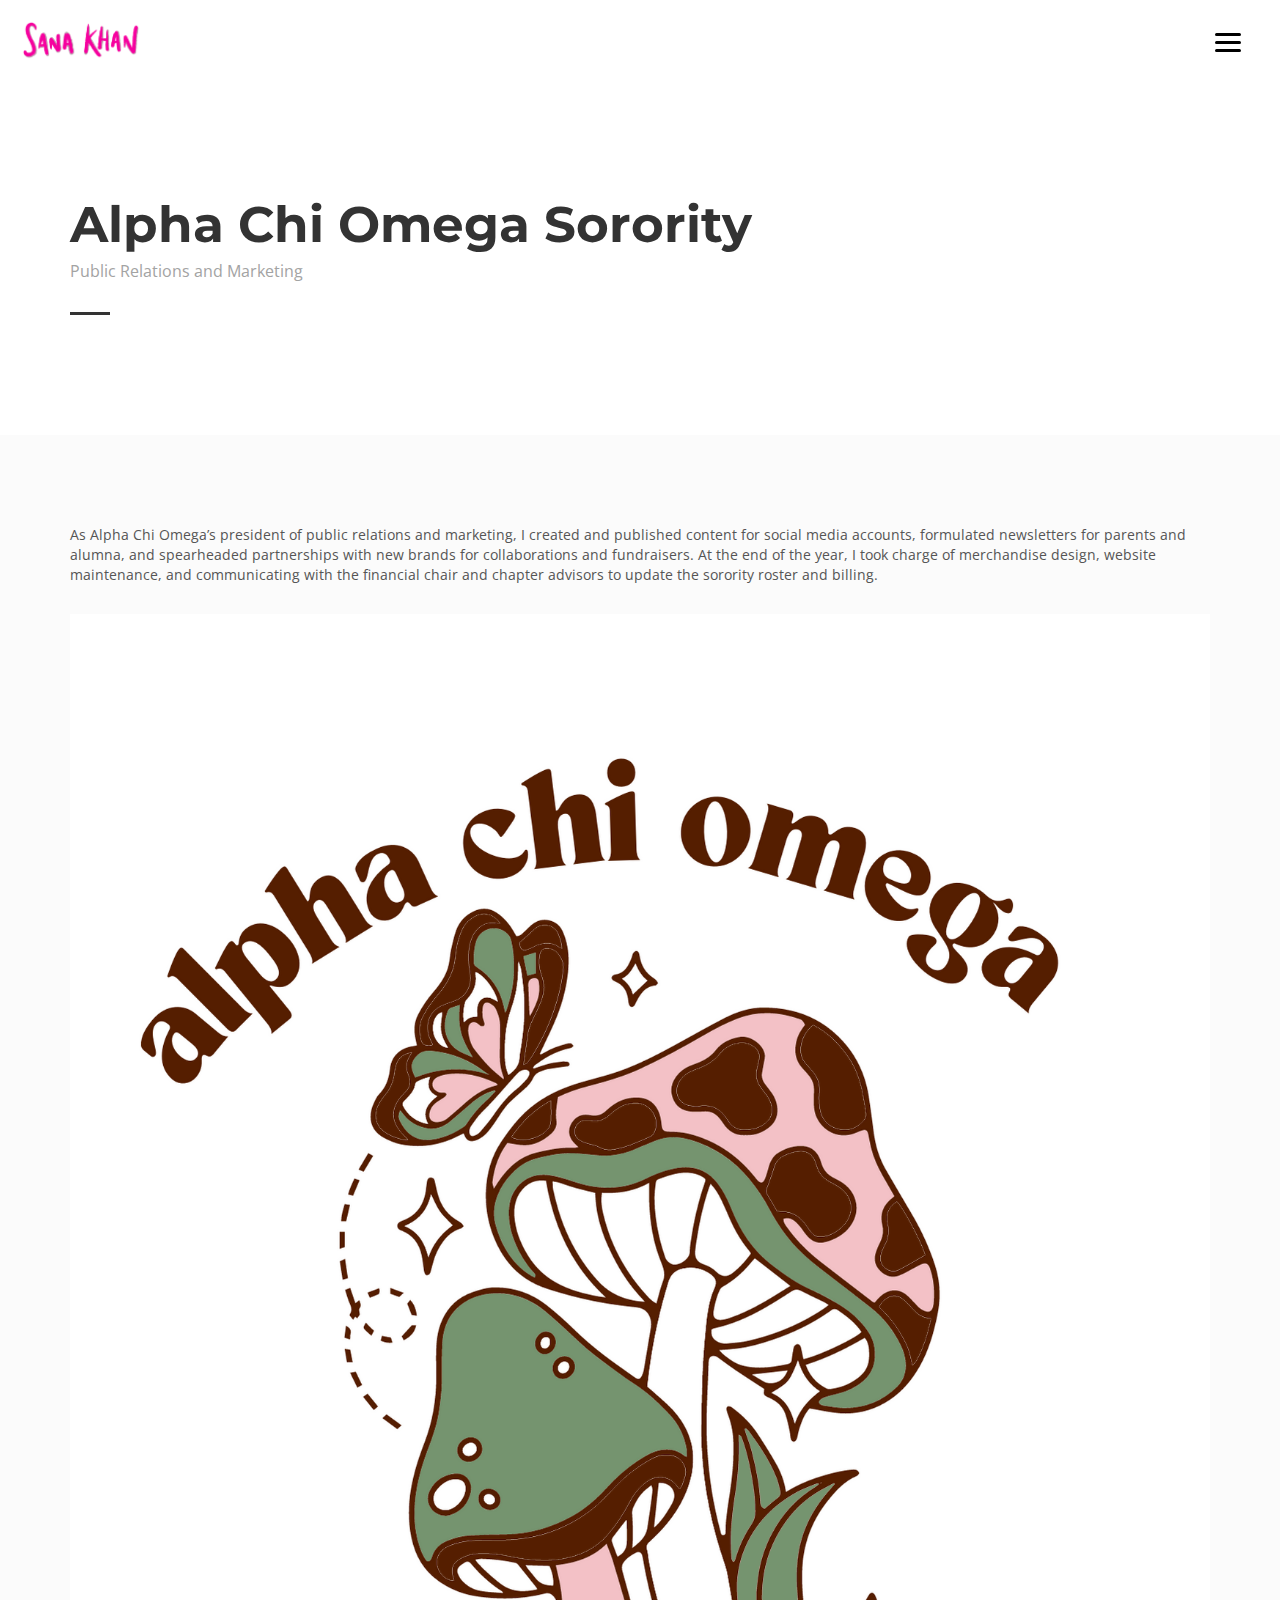
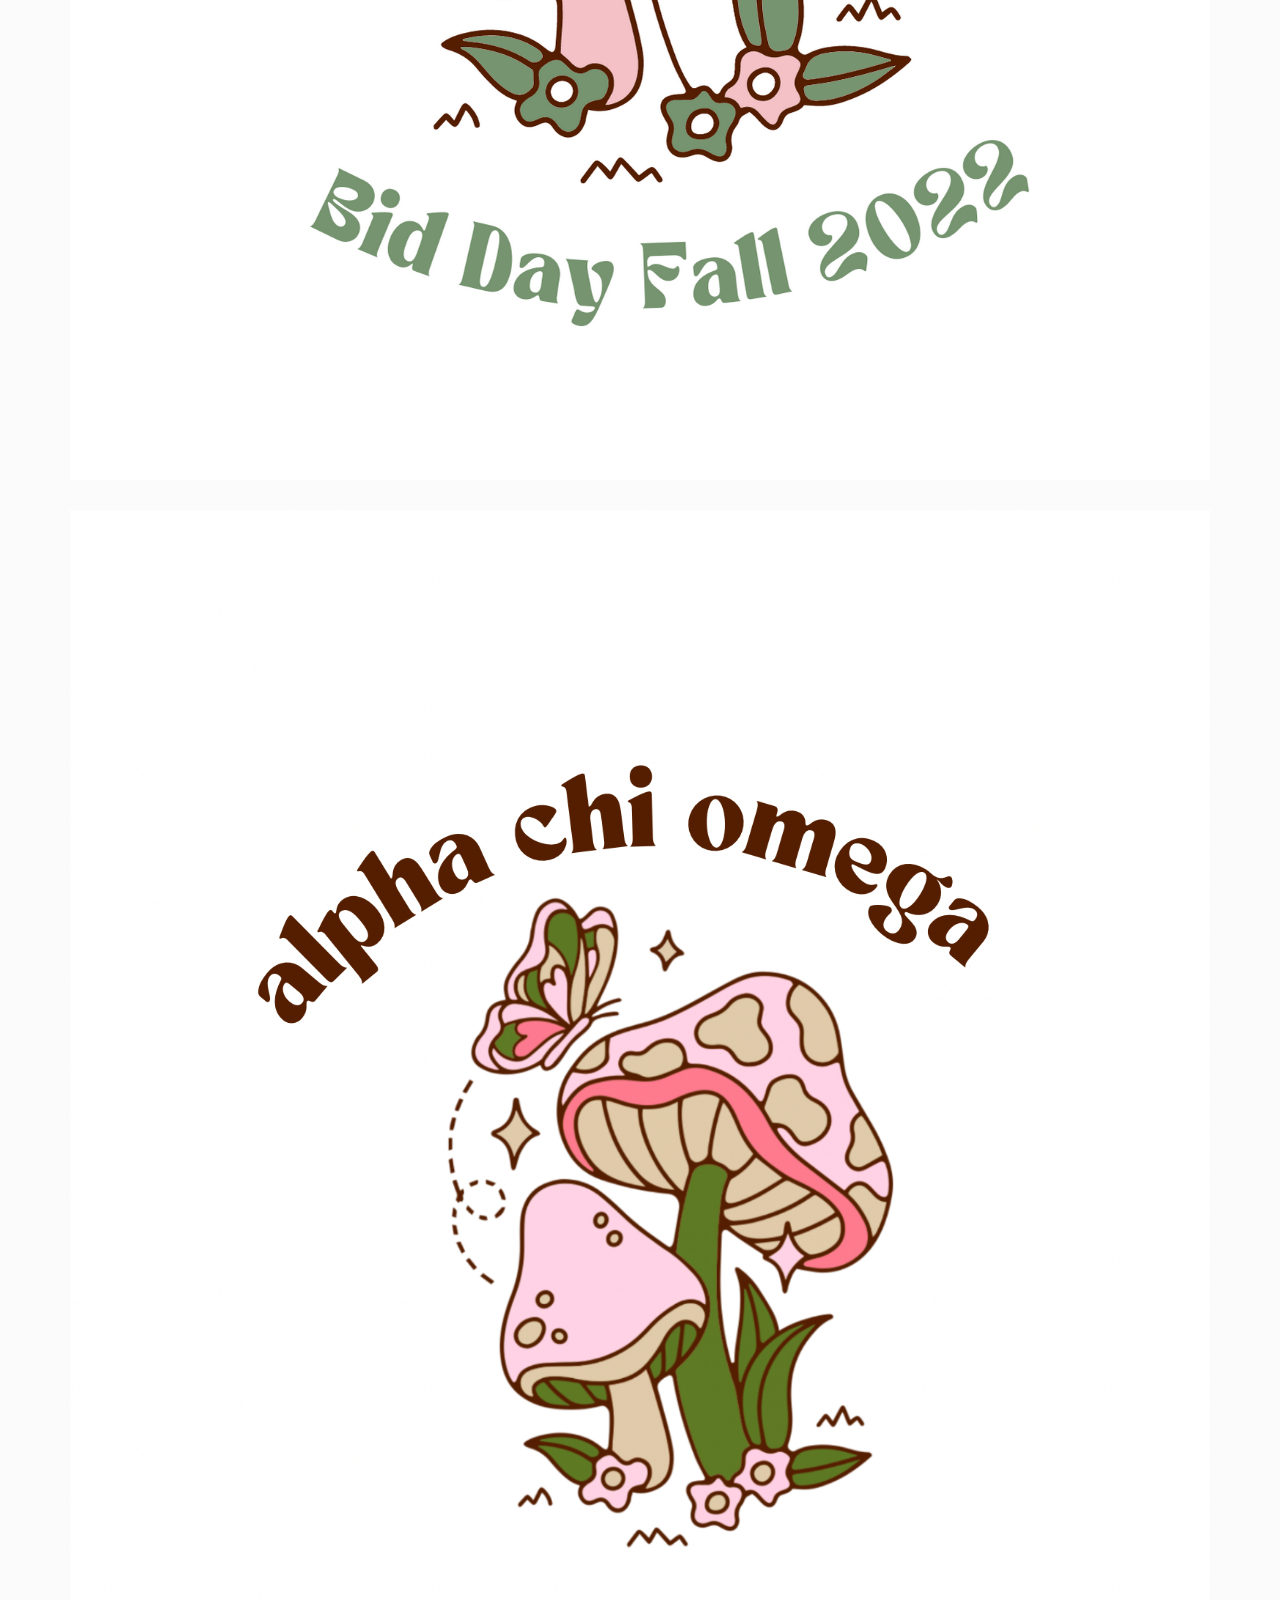
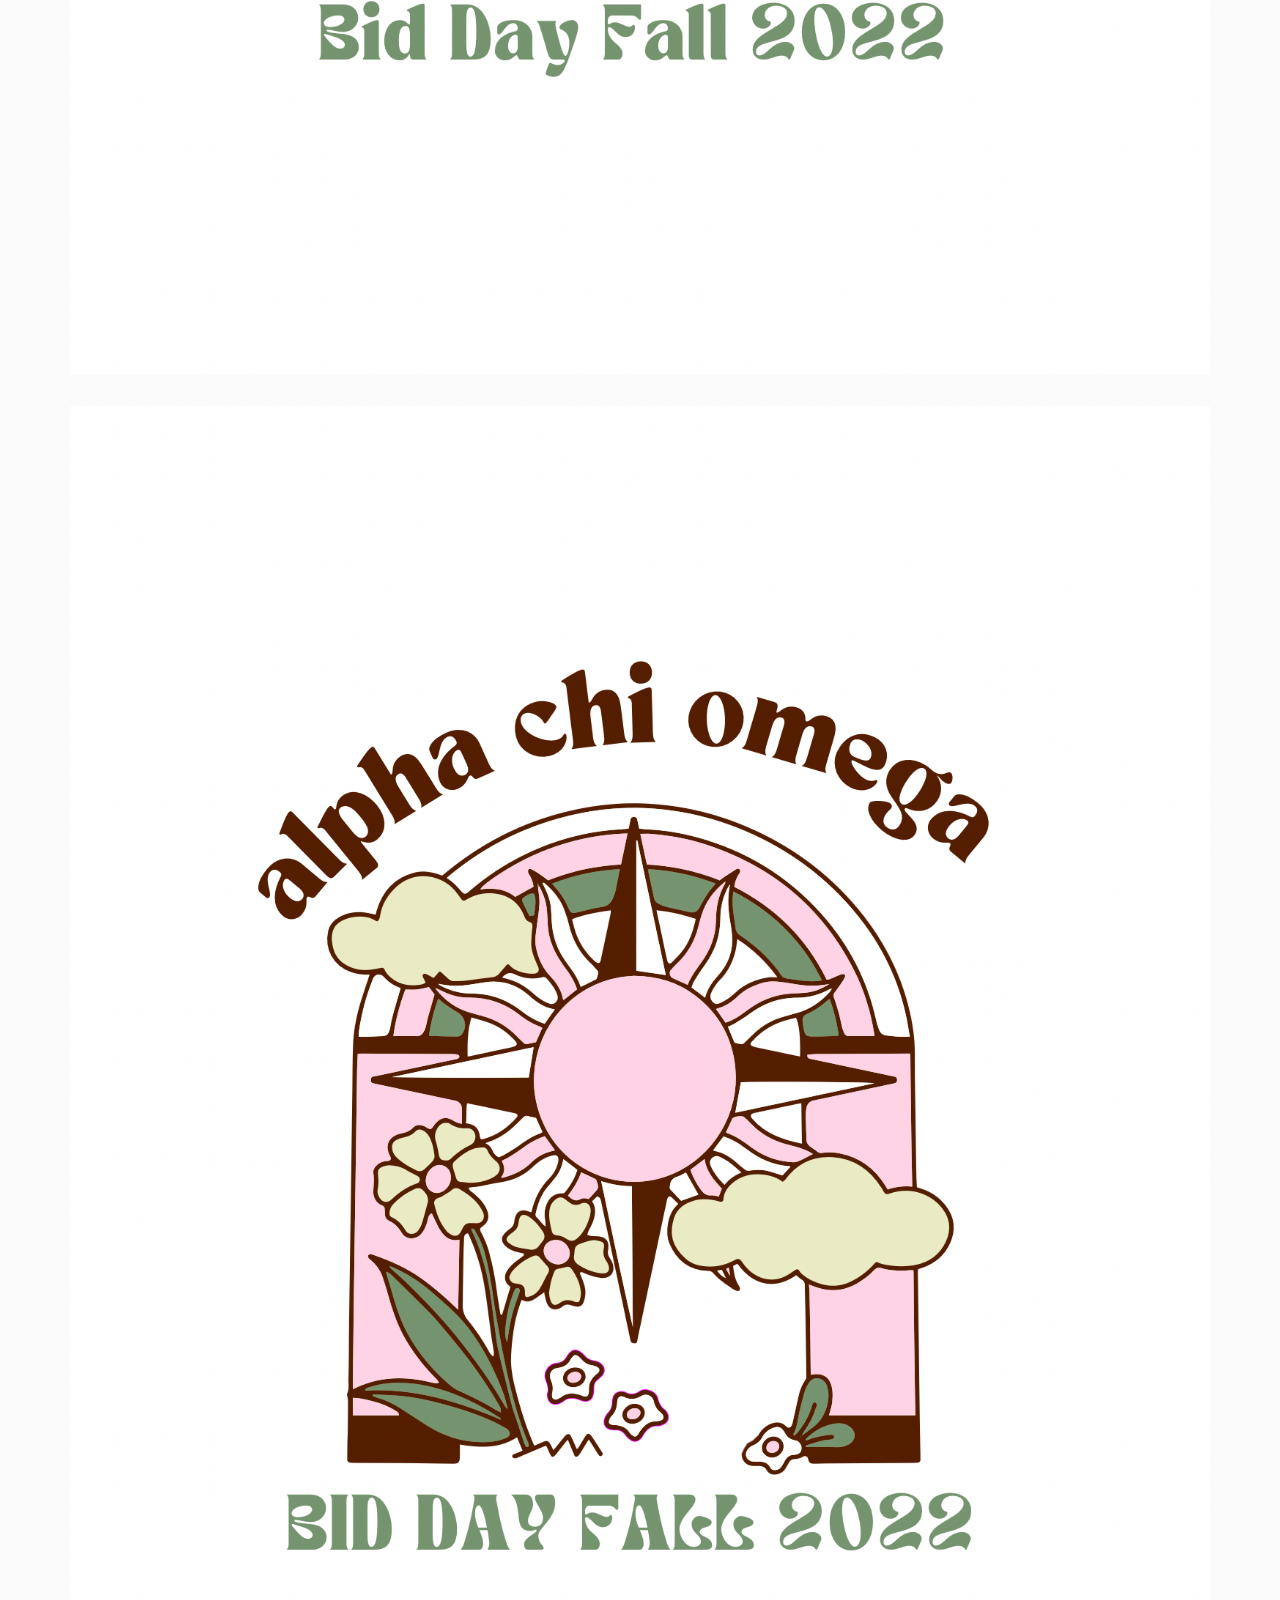
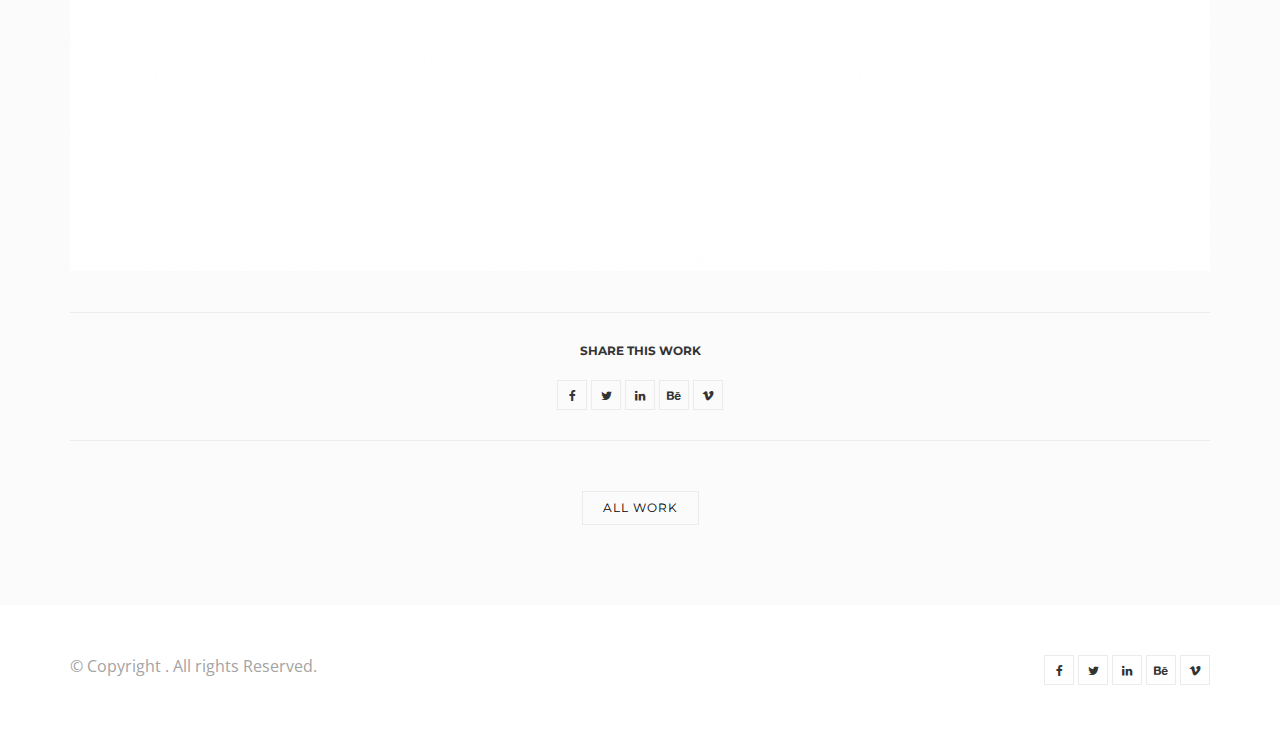
<file: axo.html>
<!DOCTYPE html>
<html>
	<head>
		<title>Work detail</title>
		<meta charset="utf-8">
		<meta name="viewport" content="width=device-width, initial-scale=1.0, maximum-scale=1.0, user-scalable=no">
		<meta name="format-detection" content="telephone=no">
		<meta name="apple-mobile-web-app-capable" content="yes">
		<!-- Fonts-->
		<link rel="stylesheet" type="text/css" href="assets/fonts/fontawesome/font-awesome.min.css">
		<link rel="stylesheet" type="text/css" href="assets/fonts/pe-icon/pe-icon.css">
		<!-- Vendors-->
		<link rel="stylesheet" type="text/css" href="assets/vendors/bootstrap/grid.css">
		<link rel="stylesheet" type="text/css" href="assets/vendors/magnific-popup/magnific-popup.min.css">
		<link rel="stylesheet" type="text/css" href="assets/vendors/swiper/swiper.css">
		<!-- App & fonts-->
		<link rel="stylesheet" type="text/css" href="https://fonts.googleapis.com/css?family=Montserrat:300,400,500,600,700|Open+Sans:400,700">
		<link rel="stylesheet" type="text/css" id="app-stylesheet" href="assets/css/main.css"><!--[if lt IE 9]>
			<script src="https://oss.maxcdn.com/libs/html5shiv/3.7.0/html5shiv.js"></script>
		<![endif]-->
	</head>
	
	<body>
		<div class="page-wrap" id="root">
			
			<!-- header -->
			<header class="header header--fixed">
				<div class="header__inner">
					<div class="header__logo"><a href="index.html"><img src="assets/img/logo.png" alt="" style="width: 122px;"/></a></div>
					<div class="navbar-toggle" id="fs-button">
						<div class="navbar-icon"><span></span></div>
					</div>
				</div>
				
				<!-- fullscreenmenu__module -->
				<div class="fullscreenmenu__module" trigger="#fs-button">
					
					<!-- overlay-menu -->
					<nav class="overlay-menu">
						
						<!--  -->
						<ul class="wil-menu-list">
							<li><a href="index.html">Home</a>
							</li>
							<li><a href="about.html">About</a>
							</li>
						
							<li><a href="contact.html">Contact</a>
							</li>
						</ul><!--  -->
						
					</nav><!-- End / overlay-menu -->
					
				</div><!-- End / fullscreenmenu__module -->
				
			</header><!-- End / header -->
			
			<!-- Content-->
			<div class="wil-content">
				
				<!-- Section -->
				<section class="awe-section">
					<div class="container">
						
						<!-- page-title -->
						<div class="page-title pb-40">
							<h2 class="page-title__title">Alpha Chi Omega Sorority</h2>
							<p class="page-title__text">Public Relations and Marketing </p>
							<div class="page-title__divider"></div>
						</div><!-- End / page-title -->
						
					</div>
				</section>
				<!-- End / Section -->
				
				
				<!-- Section -->
				<section class="awe-section bg-gray">
					<div class="container">
						
						<!--  -->
						<div>
							<div class="work-detail__entry">
								<p>				As Alpha Chi Omega’s president of public relations and marketing, I created and published content for social media accounts, formulated newsletters for parents and alumna, and spearheaded partnerships with new brands for collaborations and fundraisers. At the end of the year, I took charge of merchandise design, website maintenance, and communicating with the financial chair and chapter advisors to update the sorority roster and billing. </p>
								 
								<div class="work-img"><img src="assets/img/axo/merch1.PNG" alt=""></div>
								<div class="work-img"><img src="assets/img/axo/merch2.PNG" alt=""></div>
								<div class="work-img"><img src="assets/img/axo/merch3.PNG" alt="" ></div>
								
							</div>
							<div class="sharebox__module awe-text-center">
								<p class="social-text">SHARE THIS WORK</p>
								
								<!-- social-icon -->
								<a class="social-icon" href="#"><i class="social-icon__icon fa fa-facebook"></i>
								</a><!-- End / social-icon -->
								
								
								<!-- social-icon -->
								<a class="social-icon" href="#"><i class="social-icon__icon fa fa-twitter"></i>
								</a><!-- End / social-icon -->
								
								
								<!-- social-icon -->
								<a class="social-icon" href="#"><i class="social-icon__icon fa fa-linkedin"></i>
								</a><!-- End / social-icon -->
								
								
								<!-- social-icon -->
								<a class="social-icon" href="#"><i class="social-icon__icon fa fa-behance"></i>
								</a><!-- End / social-icon -->
								
								
								<!-- social-icon -->
								<a class="social-icon" href="#"><i class="social-icon__icon fa fa-vimeo"></i>
								</a><!-- End / social-icon -->
								
							</div>
						</div><!-- End /  -->
						
						<div class="awe-text-center mt-50">
							<a class="md-btn md-btn--outline-primary " href="#">All work
							</a>
						</div>
					</div>
				</section>
				<!-- End / Section -->
				
			</div>
			<!-- End / Content-->
			
			<!-- footer -->
			<div class="footer">
				<div class="container">
					<div class="row">
						<div class="col-md-6 col-lg-6 ">
							<p class="footer__coppy">&copy; Copyright <a href="http://awe7.com/"></a>. All rights Reserved.</p>
						</div>
						<div class="col-md-6 col-lg-6 ">
							<div class="footer__social">
								
								<!-- social-icon -->
								<a class="social-icon" href="#"><i class="social-icon__icon fa fa-facebook"></i>
								</a><!-- End / social-icon -->
								
								
								<!-- social-icon -->
								<a class="social-icon" href="#"><i class="social-icon__icon fa fa-twitter"></i>
								</a><!-- End / social-icon -->
								
								
								<!-- social-icon -->
								<a class="social-icon" href="#"><i class="social-icon__icon fa fa-linkedin"></i>
								</a><!-- End / social-icon -->
								
								
								<!-- social-icon -->
								<a class="social-icon" href="#"><i class="social-icon__icon fa fa-behance"></i>
								</a><!-- End / social-icon -->
								
								
								<!-- social-icon -->
								<a class="social-icon" href="#"><i class="social-icon__icon fa fa-vimeo"></i>
								</a><!-- End / social-icon -->
								
							</div>
						</div>
					</div>
				</div>
			</div><!-- End / footer -->
			
		</div>
		<!-- Vendors-->
		<script type="text/javascript" src="assets/vendors/jquery/jquery.min.js"></script>
		<script type="text/javascript" src="assets/vendors/imagesloaded/imagesloaded.pkgd.js"></script>
		<script type="text/javascript" src="assets/vendors/isotope-layout/isotope.pkgd.js"></script>
		<script type="text/javascript" src="assets/vendors/jquery-one-page/jquery.nav.min.js"></script>
		<script type="text/javascript" src="assets/vendors/jquery.easing/jquery.easing.min.js"></script>
		<script type="text/javascript" src="assets/vendors/jquery.matchHeight/jquery.matchHeight.min.js"></script>
		<script type="text/javascript" src="assets/vendors/magnific-popup/jquery.magnific-popup.min.js"></script>
		<script type="text/javascript" src="assets/vendors/masonry-layout/masonry.pkgd.js"></script>
		<script type="text/javascript" src="assets/vendors/jquery.waypoints/jquery.waypoints.min.js"></script>
		<script type="text/javascript" src="assets/vendors/swiper/swiper.jquery.js"></script>
		<script type="text/javascript" src="assets/vendors/menu/menu.js"></script>
		<script type="text/javascript" src="assets/vendors/typed/typed.min.js"></script>
		<!-- App-->
		<script type="text/javascript" src="assets/js/main.js"></script>
	</body>
</html>
</file>
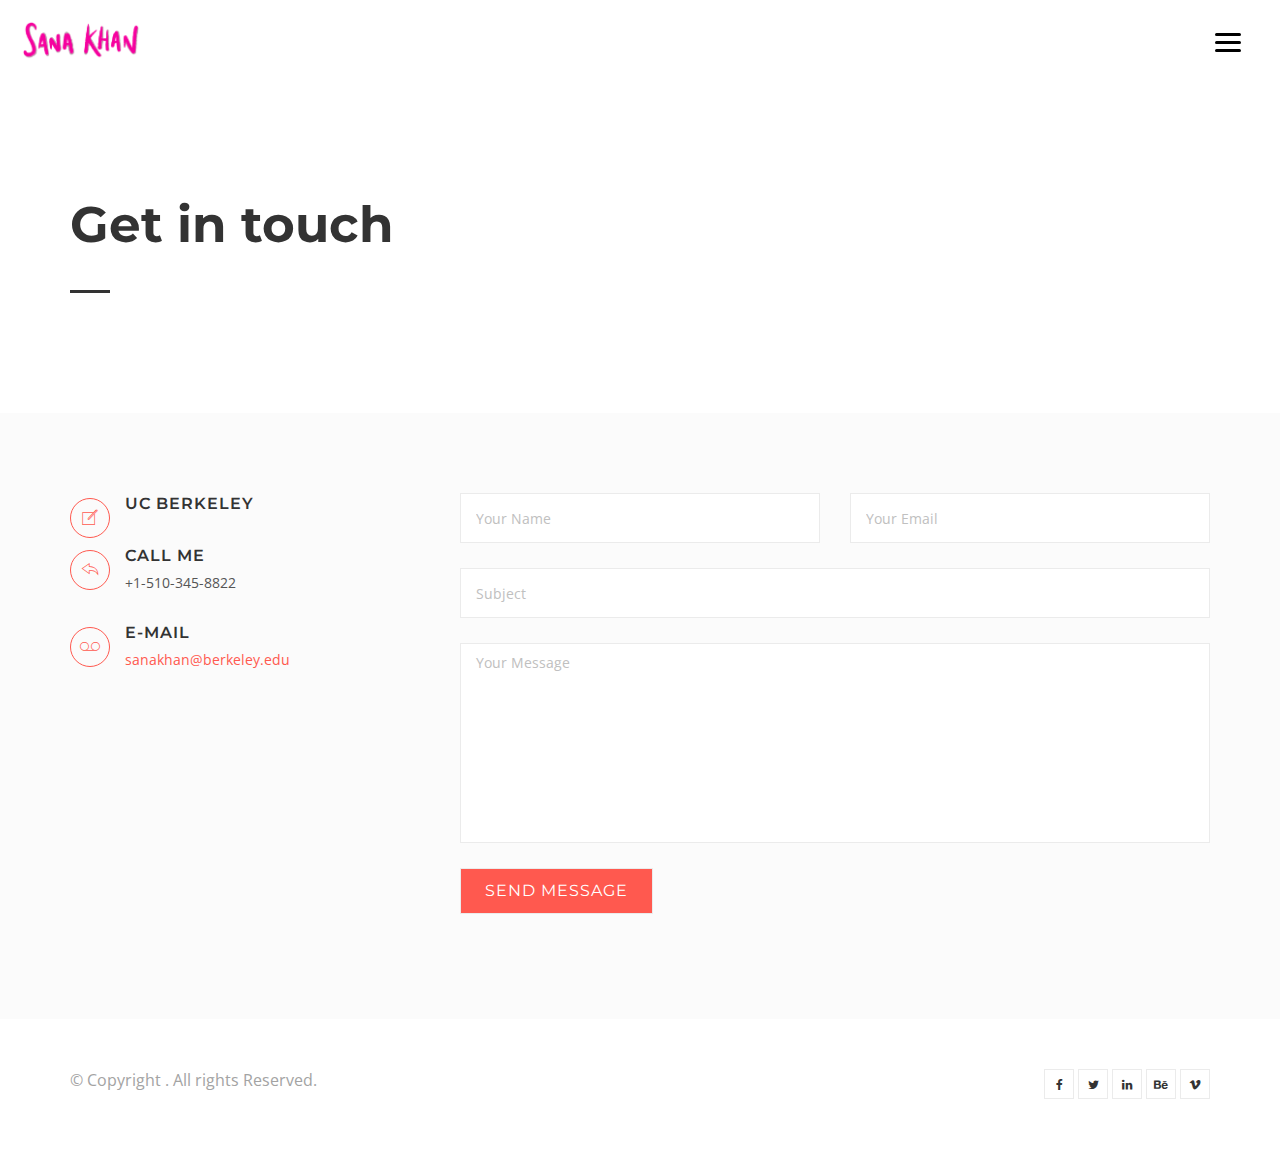
<file: contact.html>
<!DOCTYPE html>
<html>
	<head>
		<title>Contact</title>
		<meta charset="utf-8">
		<meta name="viewport" content="width=device-width, initial-scale=1.0, maximum-scale=1.0, user-scalable=no">
		<meta name="format-detection" content="telephone=no">
		<meta name="apple-mobile-web-app-capable" content="yes">
		<!-- Fonts-->
		<link rel="stylesheet" type="text/css" href="assets/fonts/fontawesome/font-awesome.min.css">
		<link rel="stylesheet" type="text/css" href="assets/fonts/pe-icon/pe-icon.css">
		<!-- Vendors-->
		<link rel="stylesheet" type="text/css" href="assets/vendors/bootstrap/grid.css">
		<link rel="stylesheet" type="text/css" href="assets/vendors/magnific-popup/magnific-popup.min.css">
		<link rel="stylesheet" type="text/css" href="assets/vendors/swiper/swiper.css">
		<!-- App & fonts-->
		<link rel="stylesheet" type="text/css" href="https://fonts.googleapis.com/css?family=Montserrat:300,400,500,600,700|Open+Sans:400,700">
		<link rel="stylesheet" type="text/css" id="app-stylesheet" href="assets/css/main.css"><!--[if lt IE 9]>
			<script src="https://oss.maxcdn.com/libs/html5shiv/3.7.0/html5shiv.js"></script>
		<![endif]-->
	</head>
	
	<body>
		<div class="page-wrap" id="root">
			
			<!-- header -->
			<header class="header header--fixed">
				<div class="header__inner">
					<div class="header__logo"><a href="index.html"><img src="assets/img/logo.png" alt="" style="width: 122px;"/></a></div>
					<div class="navbar-toggle" id="fs-button">
						<div class="navbar-icon"><span></span></div>
					</div>
				</div>
				
				<!-- fullscreenmenu__module -->
				<div class="fullscreenmenu__module" trigger="#fs-button">
					
					<!-- overlay-menu -->
					<nav class="overlay-menu">
						
						<!--  -->
						<ul class="wil-menu-list">
							<li><a href="index.html">Home</a>
							</li>
							<li><a href="about.html">About</a>
							</li>
						
							<li class="current-menu-item"><a href="contact.html">Contact</a>
							</li>
						</ul><!--  -->
						
					</nav><!-- End / overlay-menu -->
					
				</div><!-- End / fullscreenmenu__module -->
				
			</header><!-- End / header -->
			
			<!-- Content-->
			<div class="wil-content">
				
				<!-- Section -->
				<section class="awe-section">
					<div class="container">
						
						<!-- page-title -->
						<div class="page-title pb-40">
							<h2 class="page-title__title">Get in touch</h2>
							<div class="page-title__divider"></div>
						</div><!-- End / page-title -->
						
					</div>
				</section>
				<!-- End / Section -->
				
				
				<!-- Section -->
				<section class="awe-section bg-gray">
					<div class="container">
						<div class="row">
							<div class="col-md-4 col-lg-3 ">
								
								<!-- contact -->
								<div class="contact">
									<div class="contact__icon"><i class="pe-7s-note"></i></div>
									<h3 class="contact__title">UC Berkeley</h3>
									<!--<div class="contact__text">Nam suscipit nisi risus, et porttitor metus molest</div>-->
								</div><!-- End / contact -->
								
								
								<!-- contact -->
								<div class="contact">
									<div class="contact__icon"><i class="pe-7s-back"></i></div>
									<h3 class="contact__title">Call Me</h3>
									<div class="contact__text">+1-510-345-8822</div>
								</div><!-- End / contact -->
								
								
								<!-- contact -->
								<div class="contact">
									<div class="contact__icon"><i class="pe-7s-voicemail"></i></div>
									<h3 class="contact__title">e-mail</h3>
									<div class="contact__text"><a href="#">sanakhan@berkeley.edu</a></div>
								</div><!-- End / contact -->
								
							</div>
							<div class="col-md-7 col-lg-8 col-xs-offset-0 col-sm-offset-0 col-md-offset-0 col-lg-offset-1 ">
								<div class="form-wrapper">
									
									<!-- form-item -->
									<div class="form-item form-item--half">
										<input class="form-control" type="text" name="input" placeholder="Your name"/>
									</div><!-- End / form-item -->
									
									
									<!-- form-item -->
									<div class="form-item form-item--half">
										<input class="form-control" type="text" name="input" placeholder="Your email"/>
									</div><!-- End / form-item -->
									
									
									<!-- form-item -->
									<div class="form-item">
										<input class="form-control" type="text" name="input" placeholder="Subject"/>
									</div><!-- End / form-item -->
									
									
									<!-- form-item -->
									<div class="form-item">
										<textarea class="form-control" placeholder="Your message" style="min-height:200px;"></textarea>
									</div><!-- End / form-item -->
									
									
									<!-- form-item -->
									<div class="form-item">
										<a class="md-btn md-btn--primary md-btn--lg " href="#">Send message
										</a>
									</div><!-- End / form-item -->
									
								</div>
							</div>
						</div>
					</div>
				</section>
				<!-- End / Section -->
				
			</div>
			<!-- End / Content-->
			
			<!-- footer -->
			<div class="footer">
				<div class="container">
					<div class="row">
						<div class="col-md-6 col-lg-6 ">
							<p class="footer__coppy"> &copy; Copyright <a href="http://awe7.com/"></a>. All rights Reserved.</p>
						</div>
						<div class="col-md-6 col-lg-6 ">
							<div class="footer__social">
								
								<!-- social-icon -->
								<a class="social-icon" href="#"><i class="social-icon__icon fa fa-facebook"></i>
								</a><!-- End / social-icon -->
								
								
								<!-- social-icon -->
								<a class="social-icon" href="#"><i class="social-icon__icon fa fa-twitter"></i>
								</a><!-- End / social-icon -->
								
								
								<!-- social-icon -->
								<a class="social-icon" href="#"><i class="social-icon__icon fa fa-linkedin"></i>
								</a><!-- End / social-icon -->
								
								
								<!-- social-icon -->
								<a class="social-icon" href="#"><i class="social-icon__icon fa fa-behance"></i>
								</a><!-- End / social-icon -->
								
								
								<!-- social-icon -->
								<a class="social-icon" href="#"><i class="social-icon__icon fa fa-vimeo"></i>
								</a><!-- End / social-icon -->
								
							</div>
						</div>
					</div>
				</div>
			</div><!-- End / footer -->
			
		</div>
		<!-- Vendors-->
		<script type="text/javascript" src="assets/vendors/jquery/jquery.min.js"></script>
		<script type="text/javascript" src="assets/vendors/imagesloaded/imagesloaded.pkgd.js"></script>
		<script type="text/javascript" src="assets/vendors/isotope-layout/isotope.pkgd.js"></script>
		<script type="text/javascript" src="assets/vendors/jquery-one-page/jquery.nav.min.js"></script>
		<script type="text/javascript" src="assets/vendors/jquery.easing/jquery.easing.min.js"></script>
		<script type="text/javascript" src="assets/vendors/jquery.matchHeight/jquery.matchHeight.min.js"></script>
		<script type="text/javascript" src="assets/vendors/magnific-popup/jquery.magnific-popup.min.js"></script>
		<script type="text/javascript" src="assets/vendors/masonry-layout/masonry.pkgd.js"></script>
		<script type="text/javascript" src="assets/vendors/jquery.waypoints/jquery.waypoints.min.js"></script>
		<script type="text/javascript" src="assets/vendors/swiper/swiper.jquery.js"></script>
		<script type="text/javascript" src="assets/vendors/menu/menu.js"></script>
		<script type="text/javascript" src="assets/vendors/typed/typed.min.js"></script>
		<!-- App-->
		<script type="text/javascript" src="assets/js/main.js"></script>
	</body>
</html>
</file>
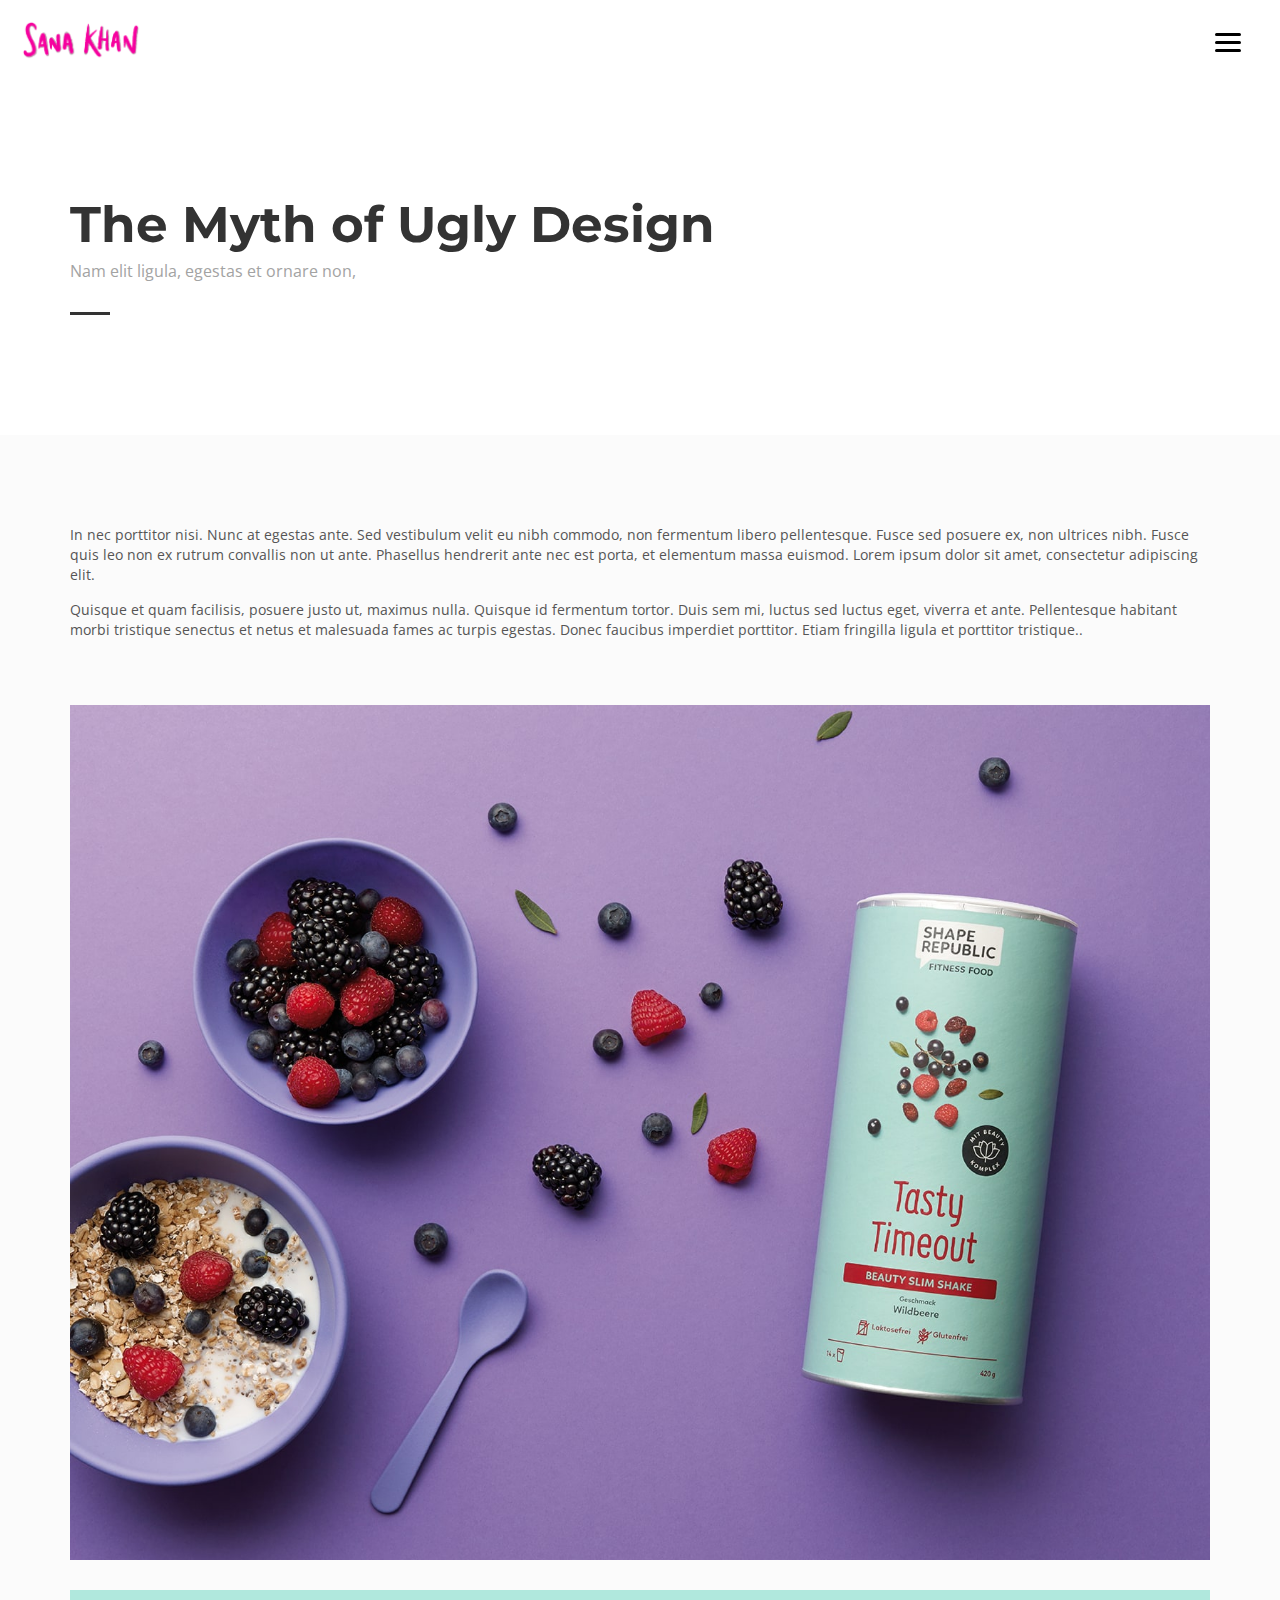
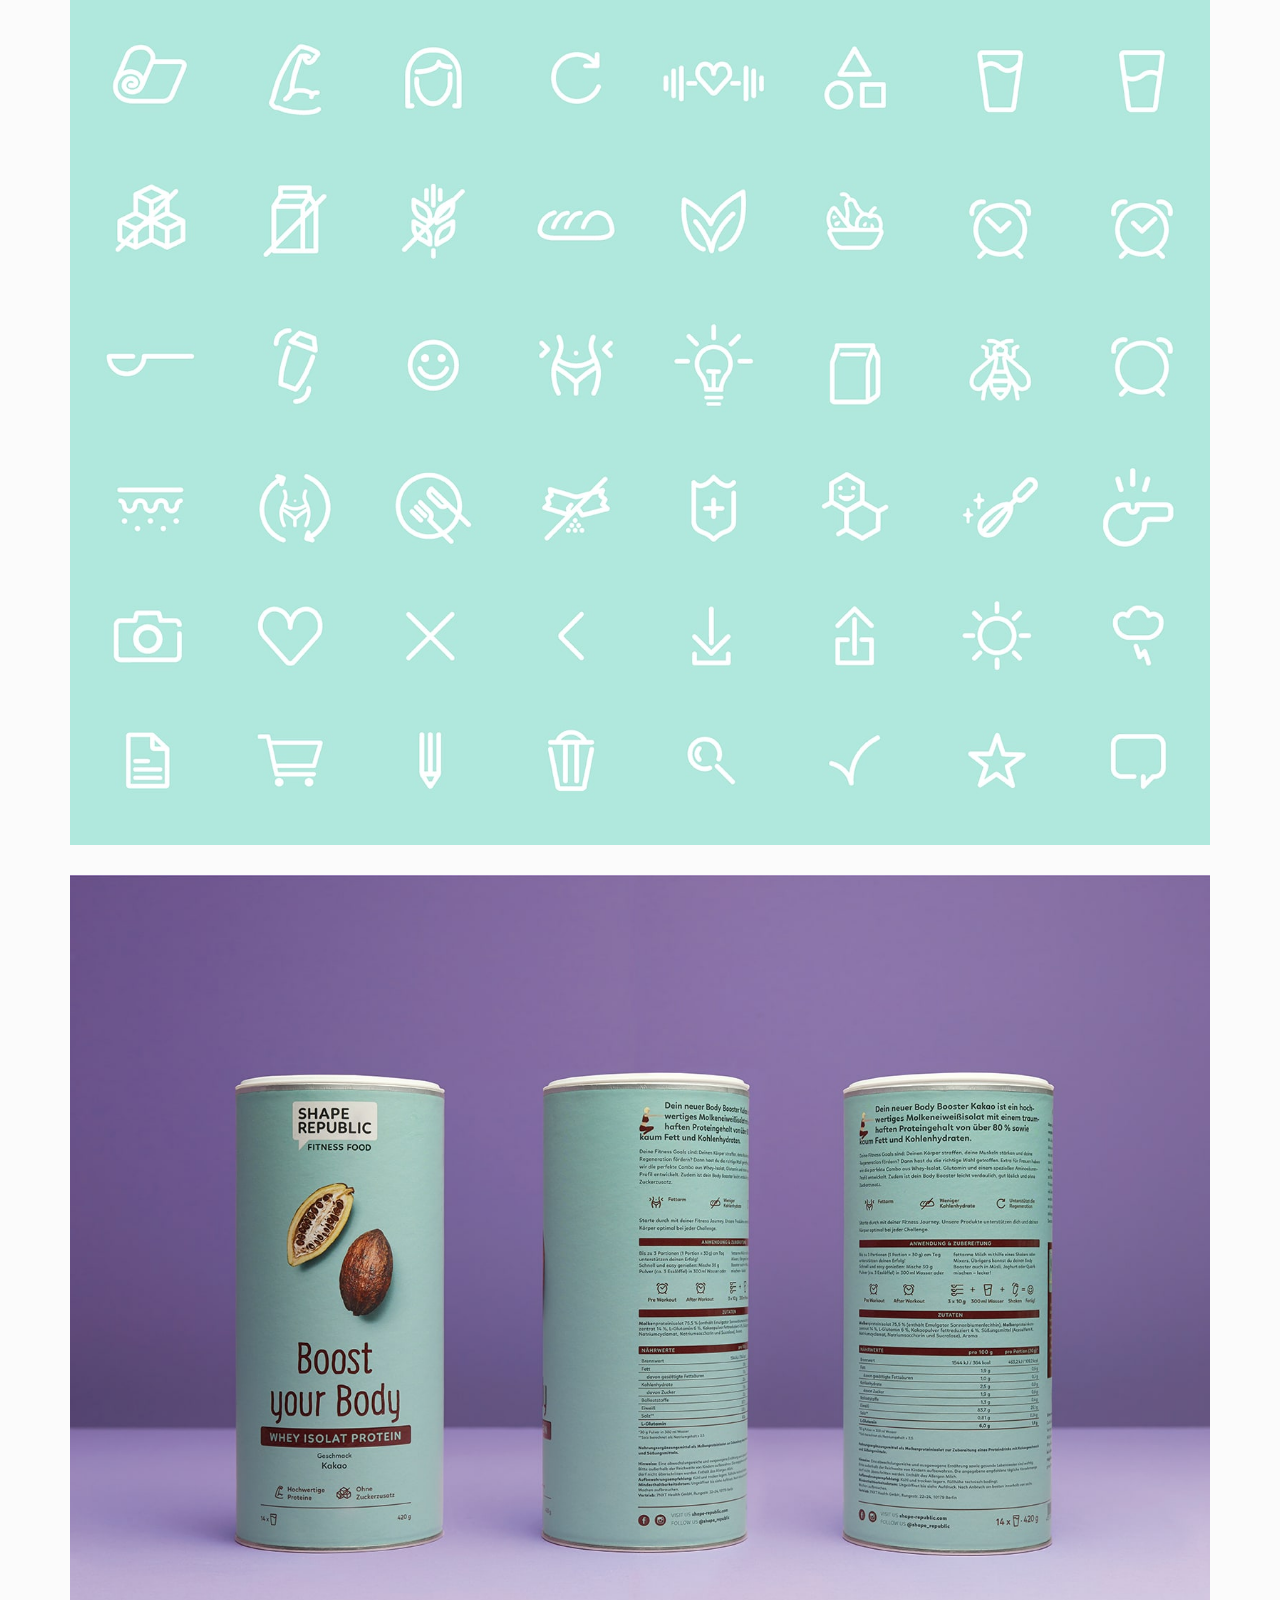
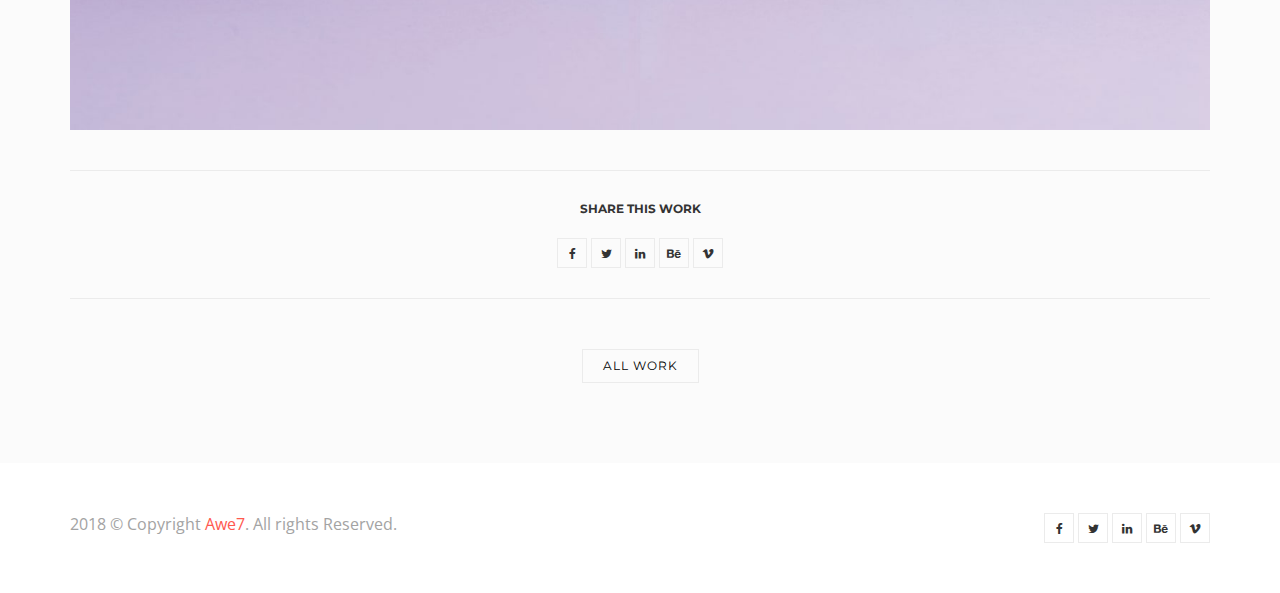
<file: desinv.html>
<!DOCTYPE html>
<html>
	<head>
		<title>Work detail</title>
		<meta charset="utf-8">
		<meta name="viewport" content="width=device-width, initial-scale=1.0, maximum-scale=1.0, user-scalable=no">
		<meta name="format-detection" content="telephone=no">
		<meta name="apple-mobile-web-app-capable" content="yes">
		<!-- Fonts-->
		<link rel="stylesheet" type="text/css" href="assets/fonts/fontawesome/font-awesome.min.css">
		<link rel="stylesheet" type="text/css" href="assets/fonts/pe-icon/pe-icon.css">
		<!-- Vendors-->
		<link rel="stylesheet" type="text/css" href="assets/vendors/bootstrap/grid.css">
		<link rel="stylesheet" type="text/css" href="assets/vendors/magnific-popup/magnific-popup.min.css">
		<link rel="stylesheet" type="text/css" href="assets/vendors/swiper/swiper.css">
		<!-- App & fonts-->
		<link rel="stylesheet" type="text/css" href="https://fonts.googleapis.com/css?family=Montserrat:300,400,500,600,700|Open+Sans:400,700">
		<link rel="stylesheet" type="text/css" id="app-stylesheet" href="assets/css/main.css"><!--[if lt IE 9]>
			<script src="https://oss.maxcdn.com/libs/html5shiv/3.7.0/html5shiv.js"></script>
		<![endif]-->
	</head>
	
	<body>
		<div class="page-wrap" id="root">
			
			<!-- header -->
			<header class="header header--fixed">
				<div class="header__inner">
					<div class="header__logo"><a href="index.html"><img src="assets/img/logo.png" alt="" style="width: 122px;"/></a></div>
					<div class="navbar-toggle" id="fs-button">
						<div class="navbar-icon"><span></span></div>
					</div>
				</div>
				
				<!-- fullscreenmenu__module -->
				<div class="fullscreenmenu__module" trigger="#fs-button">
					
					<!-- overlay-menu -->
					<nav class="overlay-menu">
						
						<!--  -->
						<ul class="wil-menu-list">
							<li><a href="index.html">Home</a>
							</li>
							<li><a href="about.html">About</a>
							</li>

							<li><a href="contact.html">Contact</a>
							</li>
						</ul><!--  -->
						
					</nav><!-- End / overlay-menu -->
					
				</div><!-- End / fullscreenmenu__module -->
				
			</header><!-- End / header -->
			
			<!-- Content-->
			<div class="wil-content">
				
				<!-- Section -->
				<section class="awe-section">
					<div class="container">
						
						<!-- page-title -->
						<div class="page-title pb-40">
							<h2 class="page-title__title">The Myth of Ugly Design</h2>
							<p class="page-title__text">Nam elit ligula, egestas et ornare non, </p>
							<div class="page-title__divider"></div>
						</div><!-- End / page-title -->
						
					</div>
				</section>
				<!-- End / Section -->
				
				
				<!-- Section -->
				<section class="awe-section bg-gray">
					<div class="container">
						
						<!--  -->
						<div>
							<div class="work-detail__entry">
								<p>In nec porttitor nisi. Nunc at egestas ante. Sed vestibulum velit eu nibh commodo, non fermentum libero pellentesque. Fusce sed posuere ex, non ultrices nibh. Fusce quis leo non ex rutrum convallis non ut ante. Phasellus hendrerit ante nec est porta, et elementum massa euismod. Lorem ipsum dolor sit amet, consectetur adipiscing elit. </p>
								<p>Quisque et quam facilisis, posuere justo ut, maximus nulla. Quisque id fermentum tortor. Duis sem mi, luctus sed luctus eget, viverra et ante. Pellentesque habitant morbi tristique senectus et netus et malesuada fames ac turpis egestas. Donec faucibus imperdiet porttitor. Etiam fringilla ligula et porttitor tristique..</p><br>
								<div class="work-img"><img src="assets/img/works/01.jpg" alt=""></div>
								<div class="work-img"><img src="assets/img/works/02.jpg" alt=""></div>
								<div class="work-img"><img src="assets/img/works/03.jpg" alt=""></div>
							</div>
							<div class="sharebox__module awe-text-center">
								<p class="social-text">SHARE THIS WORK</p>
								
								<!-- social-icon -->
								<a class="social-icon" href="#"><i class="social-icon__icon fa fa-facebook"></i>
								</a><!-- End / social-icon -->
								
								
								<!-- social-icon -->
								<a class="social-icon" href="#"><i class="social-icon__icon fa fa-twitter"></i>
								</a><!-- End / social-icon -->
								
								
								<!-- social-icon -->
								<a class="social-icon" href="#"><i class="social-icon__icon fa fa-linkedin"></i>
								</a><!-- End / social-icon -->
								
								
								<!-- social-icon -->
								<a class="social-icon" href="#"><i class="social-icon__icon fa fa-behance"></i>
								</a><!-- End / social-icon -->
								
								
								<!-- social-icon -->
								<a class="social-icon" href="#"><i class="social-icon__icon fa fa-vimeo"></i>
								</a><!-- End / social-icon -->
								
							</div>
						</div><!-- End /  -->
						
						<div class="awe-text-center mt-50">
							<a class="md-btn md-btn--outline-primary " href="#">All work
							</a>
						</div>
					</div>
				</section>
				<!-- End / Section -->
				
			</div>
			<!-- End / Content-->
			
			<!-- footer -->
			<div class="footer">
				<div class="container">
					<div class="row">
						<div class="col-md-6 col-lg-6 ">
							<p class="footer__coppy">2018 &copy; Copyright <a href="http://awe7.com/">Awe7</a>. All rights Reserved.</p>
						</div>
						<div class="col-md-6 col-lg-6 ">
							<div class="footer__social">
								
								<!-- social-icon -->
								<a class="social-icon" href="#"><i class="social-icon__icon fa fa-facebook"></i>
								</a><!-- End / social-icon -->
								
								
								<!-- social-icon -->
								<a class="social-icon" href="#"><i class="social-icon__icon fa fa-twitter"></i>
								</a><!-- End / social-icon -->
								
								
								<!-- social-icon -->
								<a class="social-icon" href="#"><i class="social-icon__icon fa fa-linkedin"></i>
								</a><!-- End / social-icon -->
								
								
								<!-- social-icon -->
								<a class="social-icon" href="#"><i class="social-icon__icon fa fa-behance"></i>
								</a><!-- End / social-icon -->
								
								
								<!-- social-icon -->
								<a class="social-icon" href="#"><i class="social-icon__icon fa fa-vimeo"></i>
								</a><!-- End / social-icon -->
								
							</div>
						</div>
					</div>
				</div>
			</div><!-- End / footer -->
			
		</div>
		<!-- Vendors-->
		<script type="text/javascript" src="assets/vendors/jquery/jquery.min.js"></script>
		<script type="text/javascript" src="assets/vendors/imagesloaded/imagesloaded.pkgd.js"></script>
		<script type="text/javascript" src="assets/vendors/isotope-layout/isotope.pkgd.js"></script>
		<script type="text/javascript" src="assets/vendors/jquery-one-page/jquery.nav.min.js"></script>
		<script type="text/javascript" src="assets/vendors/jquery.easing/jquery.easing.min.js"></script>
		<script type="text/javascript" src="assets/vendors/jquery.matchHeight/jquery.matchHeight.min.js"></script>
		<script type="text/javascript" src="assets/vendors/magnific-popup/jquery.magnific-popup.min.js"></script>
		<script type="text/javascript" src="assets/vendors/masonry-layout/masonry.pkgd.js"></script>
		<script type="text/javascript" src="assets/vendors/jquery.waypoints/jquery.waypoints.min.js"></script>
		<script type="text/javascript" src="assets/vendors/swiper/swiper.jquery.js"></script>
		<script type="text/javascript" src="assets/vendors/menu/menu.js"></script>
		<script type="text/javascript" src="assets/vendors/typed/typed.min.js"></script>
		<!-- App-->
		<script type="text/javascript" src="assets/js/main.js"></script>
	</body>
</html>
</file>
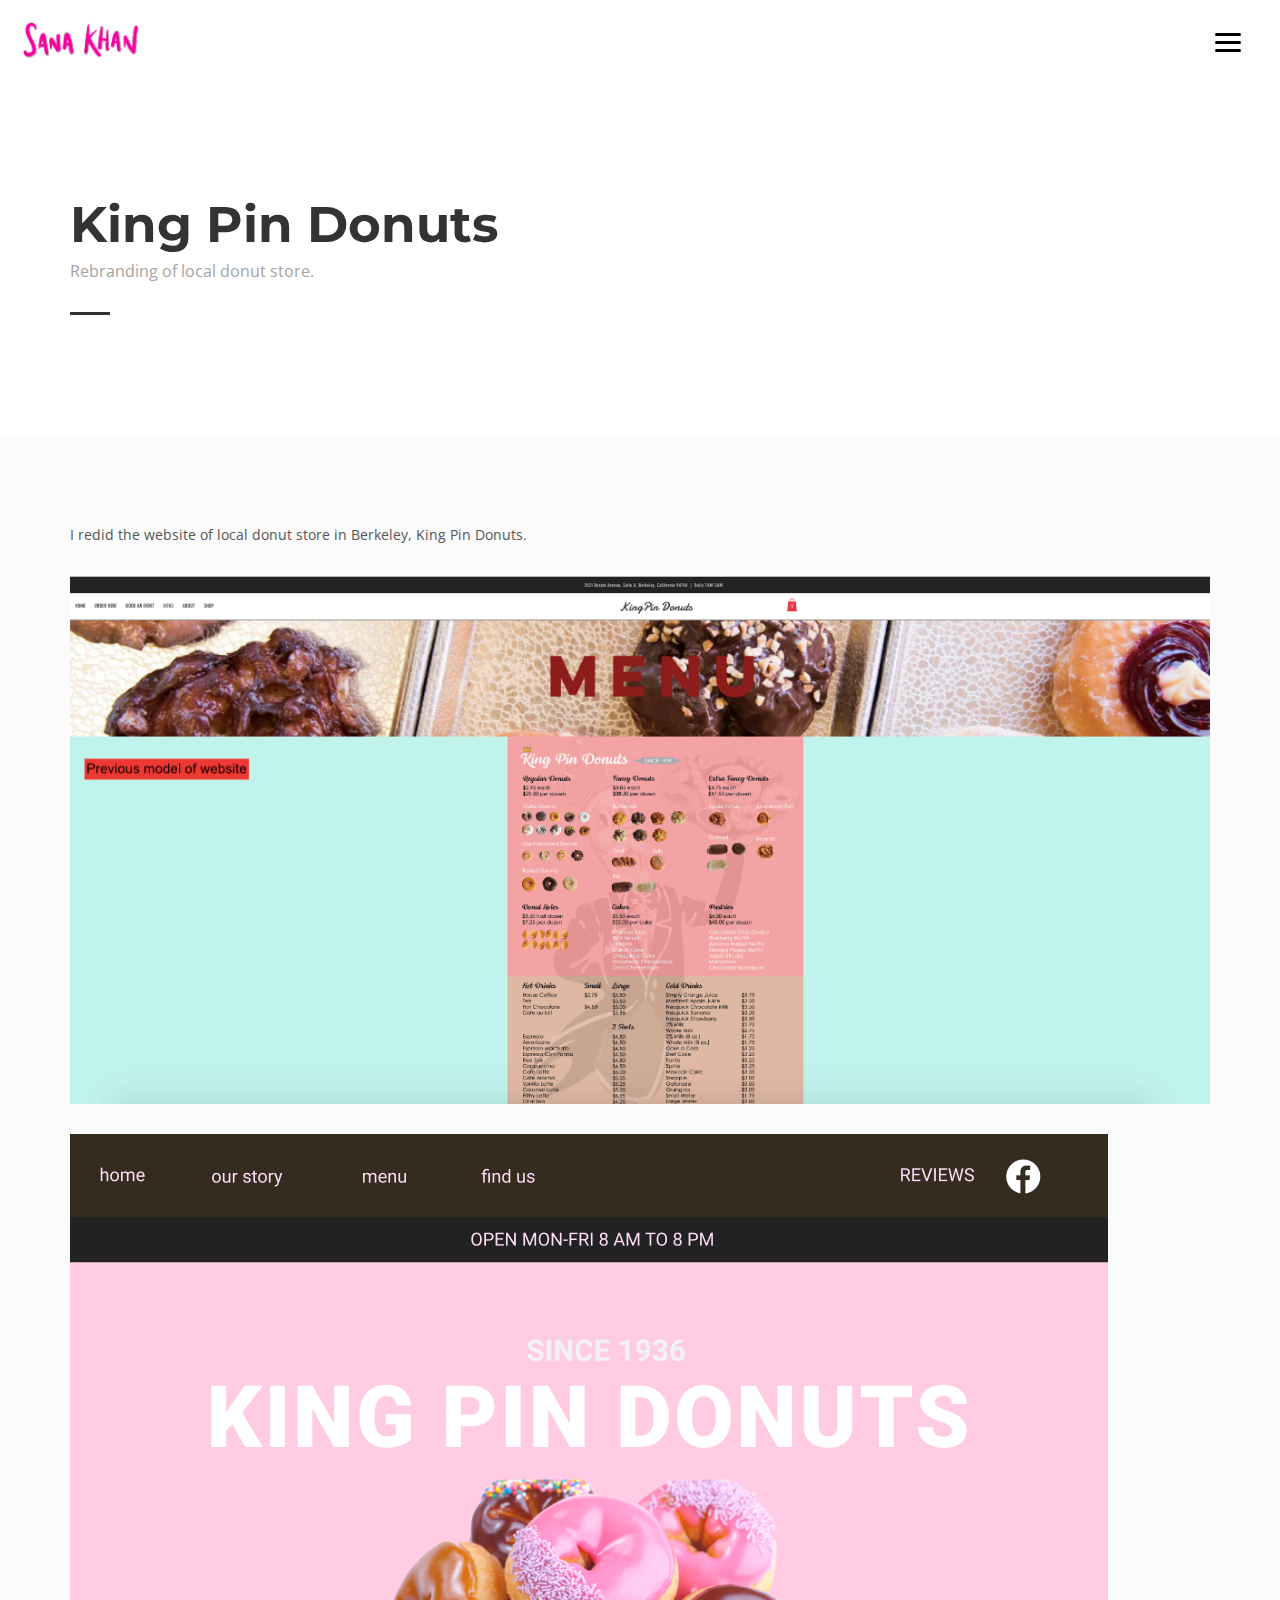
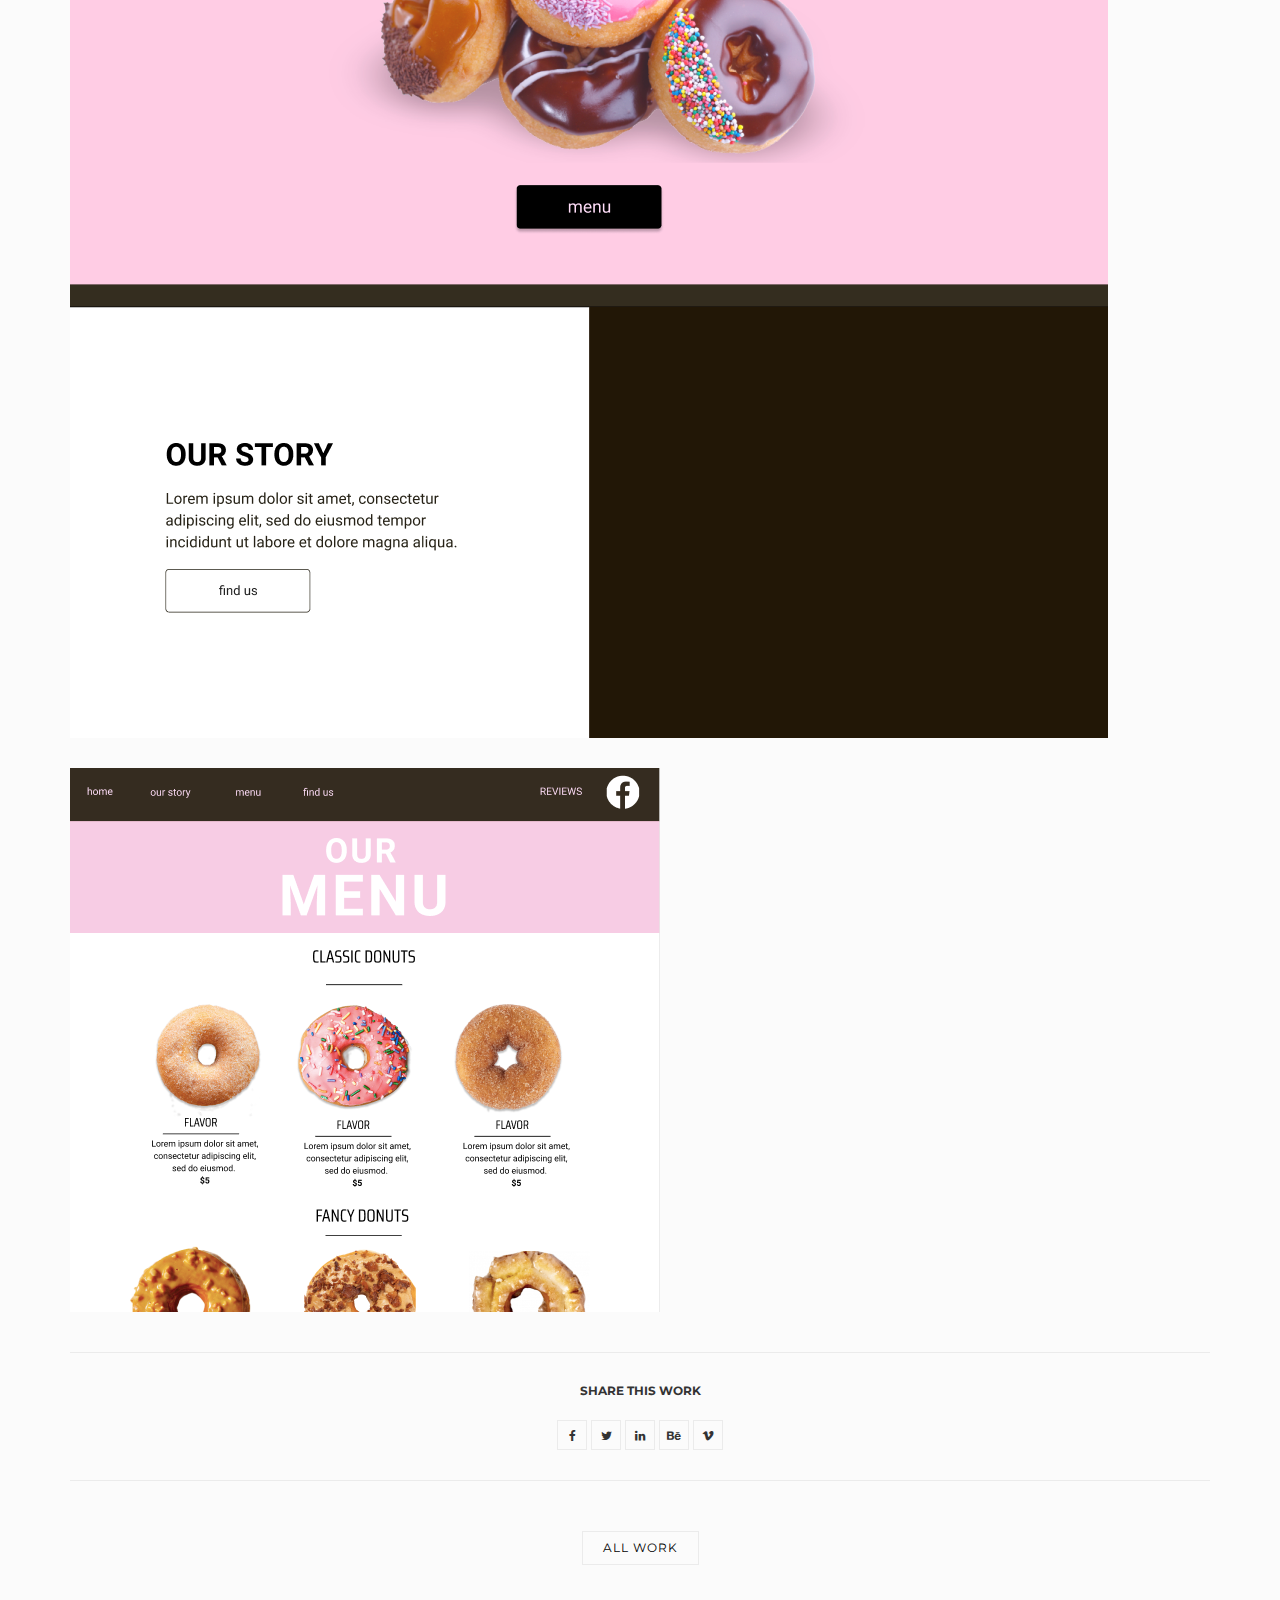
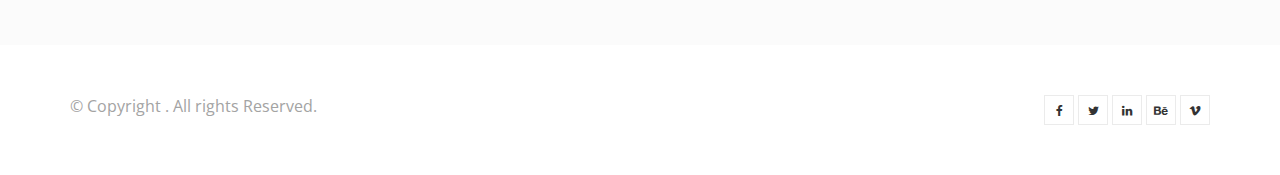
<file: kingpin.html>
<!DOCTYPE html>
<html>
	<head>
		<title>Work detail</title>
		<meta charset="utf-8">
		<meta name="viewport" content="width=device-width, initial-scale=1.0, maximum-scale=1.0, user-scalable=no">
		<meta name="format-detection" content="telephone=no">
		<meta name="apple-mobile-web-app-capable" content="yes">
		<!-- Fonts-->
		<link rel="stylesheet" type="text/css" href="assets/fonts/fontawesome/font-awesome.min.css">
		<link rel="stylesheet" type="text/css" href="assets/fonts/pe-icon/pe-icon.css">
		<!-- Vendors-->
		<link rel="stylesheet" type="text/css" href="assets/vendors/bootstrap/grid.css">
		<link rel="stylesheet" type="text/css" href="assets/vendors/magnific-popup/magnific-popup.min.css">
		<link rel="stylesheet" type="text/css" href="assets/vendors/swiper/swiper.css">
		<!-- App & fonts-->
		<link rel="stylesheet" type="text/css" href="https://fonts.googleapis.com/css?family=Montserrat:300,400,500,600,700|Open+Sans:400,700">
		<link rel="stylesheet" type="text/css" id="app-stylesheet" href="assets/css/main.css"><!--[if lt IE 9]>
			<script src="https://oss.maxcdn.com/libs/html5shiv/3.7.0/html5shiv.js"></script>
		<![endif]-->
	</head>
	
	<body>
		<div class="page-wrap" id="root">
			
			<!-- header -->
			<header class="header header--fixed">
				<div class="header__inner">
					<div class="header__logo"><a href="index.html"><img src="assets/img/logo.png" alt="" style="width: 122px;"/></a></div>
					<div class="navbar-toggle" id="fs-button">
						<div class="navbar-icon"><span></span></div>
					</div>
				</div>
				
				<!-- fullscreenmenu__module -->
				<div class="fullscreenmenu__module" trigger="#fs-button">
					
					<!-- overlay-menu -->
					<nav class="overlay-menu">
						
						<!--  -->
						<ul class="wil-menu-list">
							<li><a href="index.html">Home</a>
							</li>
							<li><a href="about.html">About</a>
							</li>
					
							<li><a href="contact.html">Contact</a>
							</li>
						</ul><!--  -->
						
					</nav><!-- End / overlay-menu -->
					
				</div><!-- End / fullscreenmenu__module -->
				
			</header><!-- End / header -->
			
			<!-- Content-->
			<div class="wil-content">
				
				<!-- Section -->
				<section class="awe-section">
					<div class="container">
						
						<!-- page-title -->
						<div class="page-title pb-40">
							<h2 class="page-title__title">King Pin Donuts </h2>
							<p class="page-title__text">Rebranding of local donut store.  </p>
							<div class="page-title__divider"></div>
						</div><!-- End / page-title -->
						
					</div>
				</section>
				<!-- End / Section -->
				
				
				<!-- Section -->
				<section class="awe-section bg-gray">
					<div class="container">
						
						<!--  -->
						<div>
							<div class="work-detail__entry">
								<p>I redid the website of local donut store in Berkeley, King Pin Donuts.  </p>
								<div class="work-img"><img src="assets/img/works/kingpinold.jpg" alt=""></div>
								<div class="work-img"><img src="assets/img/works/kingpinfull.png" alt=""></div>
								<div class="work-img"><img src="assets/img/works/kingpin2.jpg" alt=""></div>
			
							</div>
							<div class="sharebox__module awe-text-center">
								<p class="social-text">SHARE THIS WORK</p>
								
								<!-- social-icon -->
								<a class="social-icon" href="#"><i class="social-icon__icon fa fa-facebook"></i>
								</a><!-- End / social-icon -->
								
								
								<!-- social-icon -->
								<a class="social-icon" href="#"><i class="social-icon__icon fa fa-twitter"></i>
								</a><!-- End / social-icon -->
								
								
								<!-- social-icon -->
								<a class="social-icon" href="#"><i class="social-icon__icon fa fa-linkedin"></i>
								</a><!-- End / social-icon -->
								
								
								<!-- social-icon -->
								<a class="social-icon" href="#"><i class="social-icon__icon fa fa-behance"></i>
								</a><!-- End / social-icon -->
								
								
								<!-- social-icon -->
								<a class="social-icon" href="#"><i class="social-icon__icon fa fa-vimeo"></i>
								</a><!-- End / social-icon -->
								
							</div>
						</div><!-- End /  -->
						
						<div class="awe-text-center mt-50">
							<a class="md-btn md-btn--outline-primary " href="#">All work
							</a>
						</div>
					</div>
				</section>
				<!-- End / Section -->
				
			</div>
			<!-- End / Content-->
			
			<!-- footer -->
			<div class="footer">
				<div class="container">
					<div class="row">
						<div class="col-md-6 col-lg-6 ">
							<p class="footer__coppy"> &copy; Copyright <a href="http://awe7.com/"></a>. All rights Reserved.</p>
						</div>
						<div class="col-md-6 col-lg-6 ">
							<div class="footer__social">
								
								<!-- social-icon -->
								<a class="social-icon" href="#"><i class="social-icon__icon fa fa-facebook"></i>
								</a><!-- End / social-icon -->
								
								
								<!-- social-icon -->
								<a class="social-icon" href="#"><i class="social-icon__icon fa fa-twitter"></i>
								</a><!-- End / social-icon -->
								
								
								<!-- social-icon -->
								<a class="social-icon" href="#"><i class="social-icon__icon fa fa-linkedin"></i>
								</a><!-- End / social-icon -->
								
								
								<!-- social-icon -->
								<a class="social-icon" href="#"><i class="social-icon__icon fa fa-behance"></i>
								</a><!-- End / social-icon -->
								
								
								<!-- social-icon -->
								<a class="social-icon" href="#"><i class="social-icon__icon fa fa-vimeo"></i>
								</a><!-- End / social-icon -->
								
							</div>
						</div>
					</div>
				</div>
			</div><!-- End / footer -->
			
		</div>
		<!-- Vendors-->
		<script type="text/javascript" src="assets/vendors/jquery/jquery.min.js"></script>
		<script type="text/javascript" src="assets/vendors/imagesloaded/imagesloaded.pkgd.js"></script>
		<script type="text/javascript" src="assets/vendors/isotope-layout/isotope.pkgd.js"></script>
		<script type="text/javascript" src="assets/vendors/jquery-one-page/jquery.nav.min.js"></script>
		<script type="text/javascript" src="assets/vendors/jquery.easing/jquery.easing.min.js"></script>
		<script type="text/javascript" src="assets/vendors/jquery.matchHeight/jquery.matchHeight.min.js"></script>
		<script type="text/javascript" src="assets/vendors/magnific-popup/jquery.magnific-popup.min.js"></script>
		<script type="text/javascript" src="assets/vendors/masonry-layout/masonry.pkgd.js"></script>
		<script type="text/javascript" src="assets/vendors/jquery.waypoints/jquery.waypoints.min.js"></script>
		<script type="text/javascript" src="assets/vendors/swiper/swiper.jquery.js"></script>
		<script type="text/javascript" src="assets/vendors/menu/menu.js"></script>
		<script type="text/javascript" src="assets/vendors/typed/typed.min.js"></script>
		<!-- App-->
		<script type="text/javascript" src="assets/js/main.js"></script>
	</body>
</html>
</file>
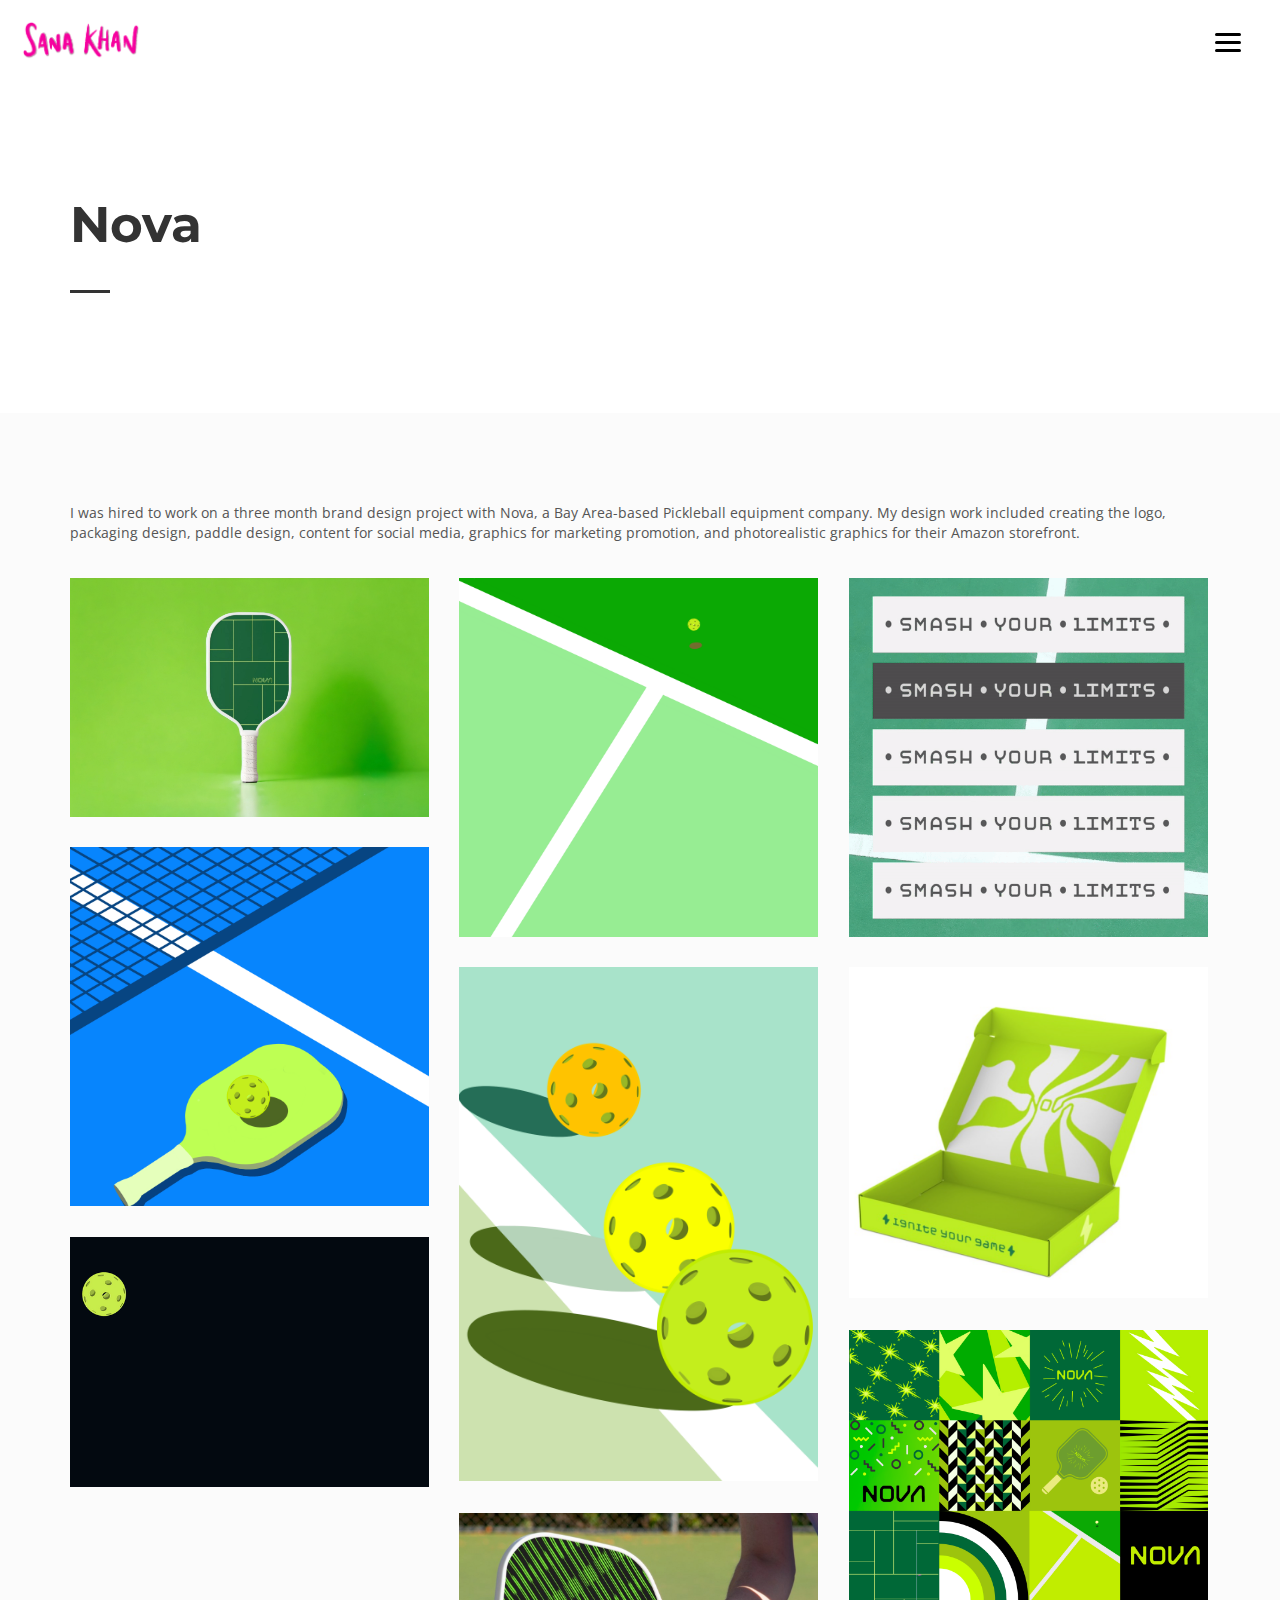
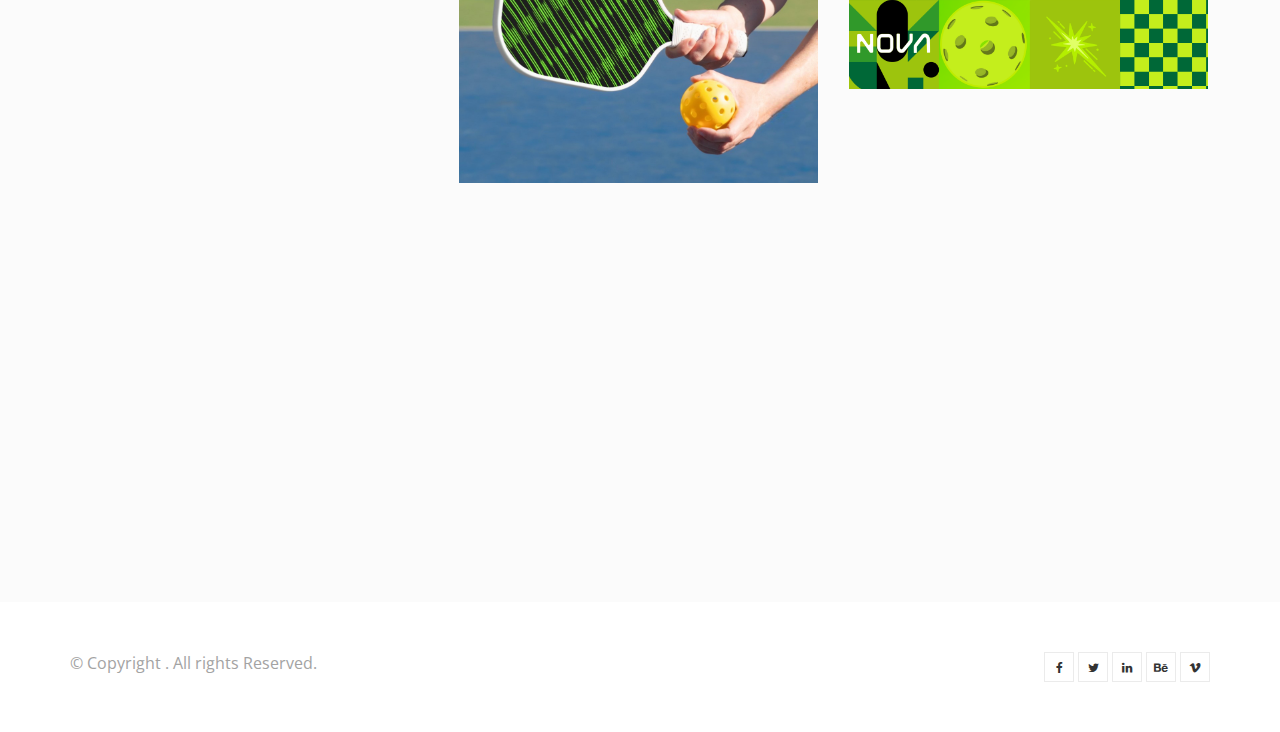
<file: Nova.html>
<!DOCTYPE html>
<html>
	<head>
		<title>Work detail</title>
		<meta charset="utf-8">
		<meta name="viewport" content="width=device-width, initial-scale=1.0, maximum-scale=1.0, user-scalable=no">
		<meta name="format-detection" content="telephone=no">
		<meta name="apple-mobile-web-app-capable" content="yes">
		<!-- Fonts-->
		<link rel="stylesheet" type="text/css" href="assets/fonts/fontawesome/font-awesome.min.css">
		<link rel="stylesheet" type="text/css" href="assets/fonts/pe-icon/pe-icon.css">
		<!-- Vendors-->
		<link rel="stylesheet" type="text/css" href="assets/vendors/bootstrap/grid.css">
		<link rel="stylesheet" type="text/css" href="assets/vendors/magnific-popup/magnific-popup.min.css">
		<link rel="stylesheet" type="text/css" href="assets/vendors/swiper/swiper.css">
		<!-- App & fonts-->
		<link rel="stylesheet" type="text/css" href="https://fonts.googleapis.com/css?family=Montserrat:300,400,500,600,700|Open+Sans:400,700">
		<link rel="stylesheet" type="text/css" id="app-stylesheet" href="assets/css/main.css"><!--[if lt IE 9]>
			<script src="https://oss.maxcdn.com/libs/html5shiv/3.7.0/html5shiv.js"></script>
		<![endif]-->
	</head>
	
	<body>
		<div class="page-wrap" id="root">
			
			<!-- header -->
			<header class="header header--fixed">
				<div class="header__inner">
					<div class="header__logo"><a href="index.html"><img src="assets/img/logo.png" alt="" style="width: 122px;"/></a></div>
					<div class="navbar-toggle" id="fs-button">
						<div class="navbar-icon"><span></span></div>
					</div>
				</div>
				
				<!-- fullscreenmenu__module -->
				<div class="fullscreenmenu__module" trigger="#fs-button">
					
					<!-- overlay-menu -->
					<nav class="overlay-menu">
						
						<!--  -->
						<ul class="wil-menu-list">
							<li><a href="index.html">Home</a>
							</li>
							<li><a href="about.html">About</a>
							</li>
					
							<li><a href="contact.html">Contact</a>
							</li>
						</ul><!--  -->
						
					</nav><!-- End / overlay-menu -->
					
				</div><!-- End / fullscreenmenu__module -->
				
			</header><!-- End / header -->
			
			<!-- Content-->
			<div class="wil-content">
				
				<!-- Section -->
				<section class="awe-section">
					<div class="container">
						
						<!-- page-title -->
						<div class="page-title pb-40">
							<h2 class="page-title__title">Nova</h2>
							<div class="page-title__divider"></div>
						</div><!-- End / page-title -->
						
					</div>
				</section>
				<!-- End / Section -->
				
				
				<!-- Section -->
				<section class="awe-section bg-gray">
					<div class="container">
						
						<!--  -->
						<div>
							<div class="work-detail__entry">
								<p>I was hired to work on a three month brand design project with Nova, a Bay Area-based Pickleball equipment company.  My design work included creating the logo, packaging design, paddle design, content for social media, graphics for marketing promotion, and photorealistic graphics for their Amazon storefront. </p>
								</p><br>

								<!--
								<div class="work-img"><img src="assets/img/works/tinydorm2.jpg" alt=""></div>
								<div class="work-img"><img src="assets/img/works/tinydormposter1.jpg " height="50%" width="50%" alt=""></div>
								<div class="work-img"><img src="assets/img/works/tiny.jpg" ></div>
							</div> -->

							<div class="grid-css grid-css--masonry" data-col-lg="3" data-col-md="2" data-col-sm="2" data-col-xs="1" data-gap="30">
								<div class="grid__inner">
									<div class="grid-sizer"></div>
									<div class="grid-item">
										<div class="grid-item__inner">
											<div class="grid-item__content-wrapper">

							<!-- work -->
							<div class="work">
													
								<!-- hoverbox ef-slide-bottom -->
								<div class="hoverbox ef-slide-bottom light">
									
									<!-- hb_front -->
									<div class="hb_front"><img src="assets/img/Nova/nova.JPG" alt=""/>
									</div><!-- End / hb_front -->
									
									
									<!-- hb_back -->
									<div class="hb_back">
										<h2 class="work__title">Paddle</h2><span class="work__text">Mock-Up</span>
									</div><!-- End / hb_back -->
									
								</div><!-- End / hoverbox ef-slide-bottom -->
								</a>
						</div><!-- End / work -->
						
					</div>
				</div>
			</div>
			<div class="grid-item">
				<div class="grid-item__inner">
					<div class="grid-item__content-wrapper">
						
						<!-- work -->
						<div class="work"><a href="kingpin.html">
								
								<!-- hoverbox ef-move-top -->
								<div class="hoverbox ef-move-top light">
									
									<!-- hb_front -->
									<div class="hb_front"><img src="assets/img/Nova/nova2.png" alt=""/>
									</div><!-- End / hb_front -->
									
									
									<!-- hb_back -->
									<div class="hb_back">
										<h2 class="work__title">Court</h2><span class="work__text">Illustration</span>
									</div><!-- End / hb_back -->
									
								</div><!-- End / hoverbox ef-move-top -->
								</a>
						</div><!-- End / work -->
						
					</div>
				</div>
			</div>
			<div class="grid-item">
				<div class="grid-item__inner">
					<div class="grid-item__content-wrapper">
						
						<!-- work -->
						<div class="work"><a href="tinydorm.html">
								
								<!-- hoverbox ef-slide-right -->
								<div class="hoverbox ef-slide-right light">
									
									<!-- hb_front -->
									<div class="hb_front"><img src="assets/img/Nova/nova3.gif" alt=""/>
									</div><!-- End / hb_front -->
									
									
									<!-- hb_back -->
									<div class="hb_back">
										<h2 class="work__title">GIF</h2><span class="work__text">Animated GIF for social media</span>
									</div><!-- End / hb_back -->
									
								</div><!-- End / hoverbox ef-slide-right -->
								</a>
						</div><!-- End / work -->
						
					</div>
				</div>
			</div>
			<div class="grid-item">
				<div class="grid-item__inner">
					<div class="grid-item__content-wrapper">
						
						<!-- work -->
						<div class="work"><a href="superb.html">
								
								<!-- hoverbox ef-zoom-in -->
								<div class="hoverbox ef-zoom-in light">
									
									<!-- hb_front -->
									<div class="hb_front"><img src="assets/img/Nova/nova4.png" alt=""/>
									</div><!-- End / hb_front -->
									
									
									<!-- hb_back -->
									<div class="hb_back">
										<h2 class="work__title">Landscape</h2><span class="work__text">Illustration</span>
									</div><!-- End / hb_back -->
									
								</div><!-- End / hoverbox ef-zoom-in -->
								</a>
						</div><!-- End / work -->
						
					</div>
				</div>
			</div>
			<div class="grid-item">
				<div class="grid-item__inner">
					<div class="grid-item__content-wrapper">
						
						<!-- work -->
						<div class="work"><a href="aci.html">
								
								<!-- hoverbox ef-zoom-in -->
								<div class="hoverbox ef-zoom-in light">
									
									<!-- hb_front -->
									<div class="hb_front"><img src="assets/img/Nova/nova5.png" alt=""/>
									</div><!-- End / hb_front -->
									
									
									<!-- hb_back -->
									<div class="hb_back">
										<h2 class="work__title">Landscape</h2><span class="work__text">Illustration</span>
									</div><!-- End / hb_back -->
									
								</div><!-- End / hoverbox ef-zoom-in -->
								</a>
						</div><!-- End / work -->
						
					</div>
				</div>
			</div>
			<div class="grid-item">
				<div class="grid-item__inner">
					<div class="grid-item__content-wrapper">
						
						<!-- work -->
						<div class="work"><a href="digitalart.html">
								
								<!-- hoverbox ef-slide-right -->
								<div class="hoverbox ef-slide-right light">
									
									<!-- hb_front -->
									<div class="hb_front"><img src="assets/img/Nova/nova13.png" alt=""/>
									</div><!-- End / hb_front -->
									
									
									<!-- hb_back -->
									<div class="hb_back">
										<h2 class="work__title">Packaging</h2><span class="work__text">Packaging Design and Prototyping</span>
									</div><!-- End / hb_back -->
									
								</div><!-- End / hoverbox ef-slide-right -->
								</a>
						</div><!-- End / work -->
						
					</div>
				</div>
			</div>
			<div class="grid-item">
				<div class="grid-item__inner">
					<div class="grid-item__content-wrapper">
						
						<!-- work -->
						<div class="work"><!--<a href="desinv.html">-->
								
								<!-- hoverbox ef-move-right -->
								<div class="hoverbox ef-move-right light">
									
									<!-- hb_front -->
									<div class="hb_front"><img src="assets/img/Nova/nova7.gif" alt=""/>
									</div><!-- End / hb_front -->
									
									
									<!-- hb_back -->
									<div class="hb_back">
										<h2 class="work__title">GIF</h2><span class="work__text">Experimenting with animation</span>
									</div><!-- End / hb_back -->
									
								</div><!-- End / hoverbox ef-move-right -->
								</a>
						</div><!-- End / work -->
						
					</div>
				</div>
			</div>
			<div class="grid-item">
				<div class="grid-item__inner">
					<div class="grid-item__content-wrapper">
						
						<!-- work -->
						<div class="work"><a href="axo.html">
								
								<!-- hoverbox ef-move-bottom -->
								<div class="hoverbox ef-move-bottom light">
									
									<!-- hb_front -->
									<div class="hb_front"><img src="assets/img/Nova/nova8.png" alt=""/>
									</div><!-- End / hb_front -->
									
									
									<!-- hb_back -->
									<div class="hb_back">
										<h2 class="work__title">Mood Board</h2><span class="work__text">Illustration</span>
									</div><!-- End / hb_back -->
									
								</div><!-- End / hoverbox ef-move-bottom -->
								</a>
						</div><!-- End / work -->
						
					</div>
				</div>
			</div>
			<div class="grid-item">
				<div class="grid-item__inner">
					<div class="grid-item__content-wrapper">
						
						<!-- work -->
						<div class="work"><!-- <a href="fineart.html">-->
								
								<!-- hoverbox ef-move-bottom -->
								<div class="hoverbox ef-move-bottom light">
									
									<!-- hb_front -->
									<div class="hb_front"><img src="assets/img/Nova/nova10.JPG" alt=""/>
									</div><!-- End / hb_front -->
									
									
									<!-- hb_back -->
									<div class="hb_back">
										<h2 class="work__title">Amazon Store Front Images</h2><span class="work__text">Using Photoshop for Amazon storefront photos</span>
									</div><!-- End / hb_back -->
									
								</div><!-- End / hoverbox ef-move-bottom -->
								</a>
						</div><!-- End / work -->

						<div class="grid-item">
							<div class="grid-item__inner">
								<div class="grid-item__content-wrapper">
									
									<!-- work -->
									<div class="work"><!-- <a href="fineart.html">-->
											
											<!-- hoverbox ef-move-bottom -->
											<div class="hoverbox ef-move-bottom light">
												
												<!-- hb_front -->
												<div class="hb_front"><img src="assets/img/Nova/nova11.png" alt=""/>
												</div><!-- End / hb_front -->
												
												
												<!-- hb_back -->
												<div class="hb_back">
													<h2 class="work__title">Fine Art</h2><span class="work__text">Coming Soon</span>
												</div><!-- End / hb_back -->
												
											</div><!-- End / hoverbox ef-move-bottom -->
											</a>
									</div><!-- End / work -->

									<div class="grid-item">
										<div class="grid-item__inner">
											<div class="grid-item__content-wrapper">
												
												<!-- work -->
												<div class="work"><!-- <a href="fineart.html">-->
														
														<!-- hoverbox ef-move-bottom -->
														<div class="hoverbox ef-move-bottom light">
															
															<!-- hb_front -->
															<div class="hb_front"><img src="assets/img/Nova/nova12.gif" alt=""/>
															</div><!-- End / hb_front -->
															
															
															<!-- hb_back -->
															<div class="hb_back">
																<h2 class="work__title">Fine Art</h2><span class="work__text">Coming Soon</span>
															</div><!-- End / hb_back -->
															
														</div><!-- End / hoverbox ef-move-bottom -->
														</a>
												</div><!-- End / work -->
												<div class="grid-item">
													<div class="grid-item__inner">
														<div class="grid-item__content-wrapper">
															
															<!-- work -->
															<div class="work"><!-- <a href="fineart.html">-->
																	
																	<!-- hoverbox ef-move-bottom -->
																	<div class="hoverbox ef-move-bottom light">
																		
																		<!-- hb_front -->
																		<div class="hb_front"><img src="assets/img/Nova/nova9.gif" alt=""/>
																		</div><!-- End / hb_front -->
																		
																		
																		<!-- hb_back -->
																		<div class="hb_back">
																			<h2 class="work__title">Fine Art</h2><span class="work__text">Coming Soon</span>
																		</div><!-- End / hb_back -->
																		
																	</div><!-- End / hoverbox ef-move-bottom -->
																	</a>
															</div><!-- End / work -->

				<div class="sharebox__module awe-text-center">
								<p class="social-text">SHARE THIS WORK</p>
								
								<!-- social-icon -->
								<a class="social-icon" href="#"><i class="social-icon__icon fa fa-facebook"></i>
								</a><!-- End / social-icon -->
								
								
								<!-- social-icon -->
								<a class="social-icon" href="#"><i class="social-icon__icon fa fa-twitter"></i>
								</a><!-- End / social-icon -->
								
								
								<!-- social-icon -->
								<a class="social-icon" href="#"><i class="social-icon__icon fa fa-linkedin"></i>
								</a><!-- End / social-icon -->
								
								
								<!-- social-icon -->
								<a class="social-icon" href="#"><i class="social-icon__icon fa fa-behance"></i>
								</a><!-- End / social-icon -->
								
								
								<!-- social-icon -->
								<a class="social-icon" href="#"><i class="social-icon__icon fa fa-vimeo"></i>
								</a><!-- End / social-icon -->
								
							</div>
						</div><!-- End /  -->
						
						<div class="awe-text-center mt-50">
							<a class="md-btn md-btn--outline-primary " href="#">All work
							</a>
						</div>
					</div>
				</section>
				<!-- End / Section -->
				
			</div>
			<!-- End / Content-->
			
			<!-- footer -->
			<div class="footer">
				<div class="container">
					<div class="row">
						<div class="col-md-6 col-lg-6 ">
							<p class="footer__coppy"> &copy; Copyright <a href="http://awe7.com/"></a>. All rights Reserved.</p>
						</div>
						<div class="col-md-6 col-lg-6 ">
							<div class="footer__social">
								
								<!-- social-icon -->
								<a class="social-icon" href="#"><i class="social-icon__icon fa fa-facebook"></i>
								</a><!-- End / social-icon -->
								
								
								<!-- social-icon -->
								<a class="social-icon" href="#"><i class="social-icon__icon fa fa-twitter"></i>
								</a><!-- End / social-icon -->
								
								
								<!-- social-icon -->
								<a class="social-icon" href="#"><i class="social-icon__icon fa fa-linkedin"></i>
								</a><!-- End / social-icon -->
								
								
								<!-- social-icon -->
								<a class="social-icon" href="#"><i class="social-icon__icon fa fa-behance"></i>
								</a><!-- End / social-icon -->
								
								
								<!-- social-icon -->
								<a class="social-icon" href="#"><i class="social-icon__icon fa fa-vimeo"></i>
								</a><!-- End / social-icon -->
								
							</div>
						</div>
					</div>
				</div>
			</div><!-- End / footer -->
			
		</div>
		<!-- Vendors-->
		<script type="text/javascript" src="assets/vendors/jquery/jquery.min.js"></script>
		<script type="text/javascript" src="assets/vendors/imagesloaded/imagesloaded.pkgd.js"></script>
		<script type="text/javascript" src="assets/vendors/isotope-layout/isotope.pkgd.js"></script>
		<script type="text/javascript" src="assets/vendors/jquery-one-page/jquery.nav.min.js"></script>
		<script type="text/javascript" src="assets/vendors/jquery.easing/jquery.easing.min.js"></script>
		<script type="text/javascript" src="assets/vendors/jquery.matchHeight/jquery.matchHeight.min.js"></script>
		<script type="text/javascript" src="assets/vendors/magnific-popup/jquery.magnific-popup.min.js"></script>
		<script type="text/javascript" src="assets/vendors/masonry-layout/masonry.pkgd.js"></script>
		<script type="text/javascript" src="assets/vendors/jquery.waypoints/jquery.waypoints.min.js"></script>
		<script type="text/javascript" src="assets/vendors/swiper/swiper.jquery.js"></script>
		<script type="text/javascript" src="assets/vendors/menu/menu.js"></script>
		<script type="text/javascript" src="assets/vendors/typed/typed.min.js"></script>
		<!-- App-->
		<script type="text/javascript" src="assets/js/main.js"></script>
	</body>
</html>
</file>
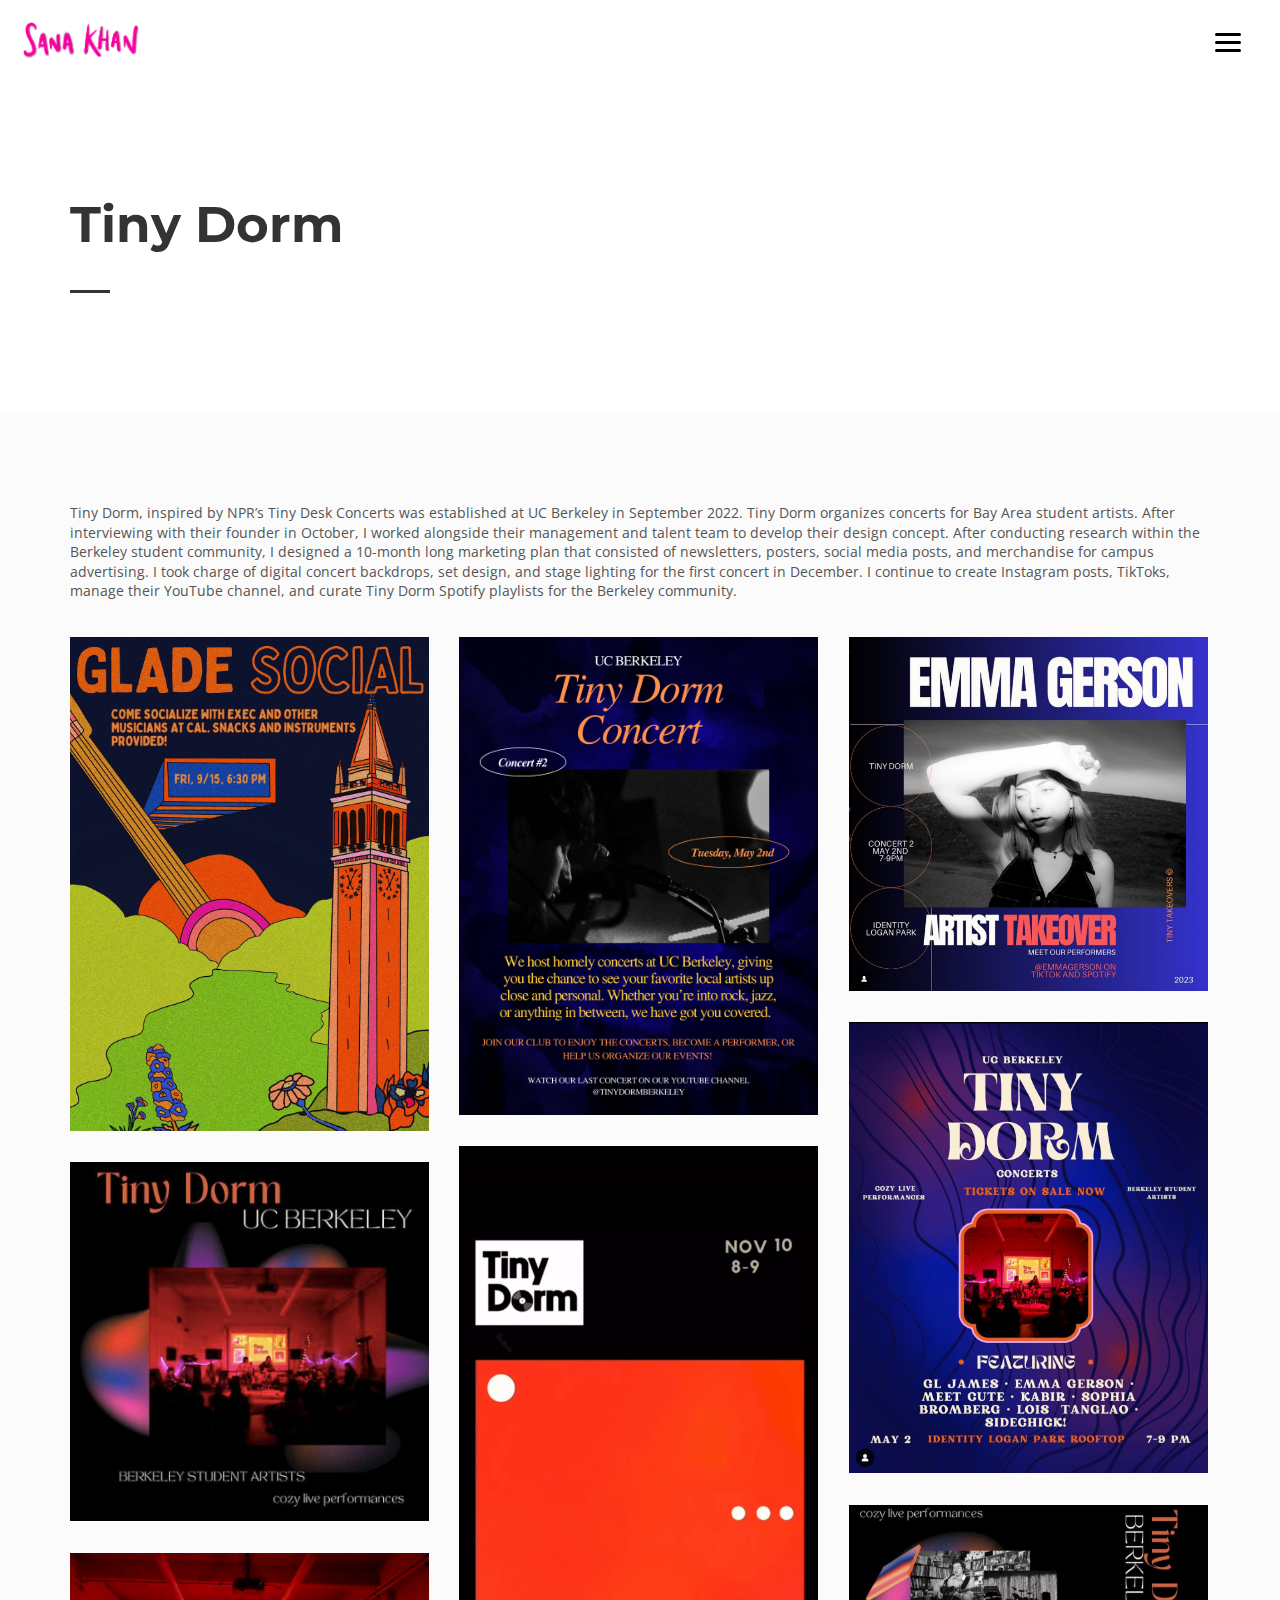
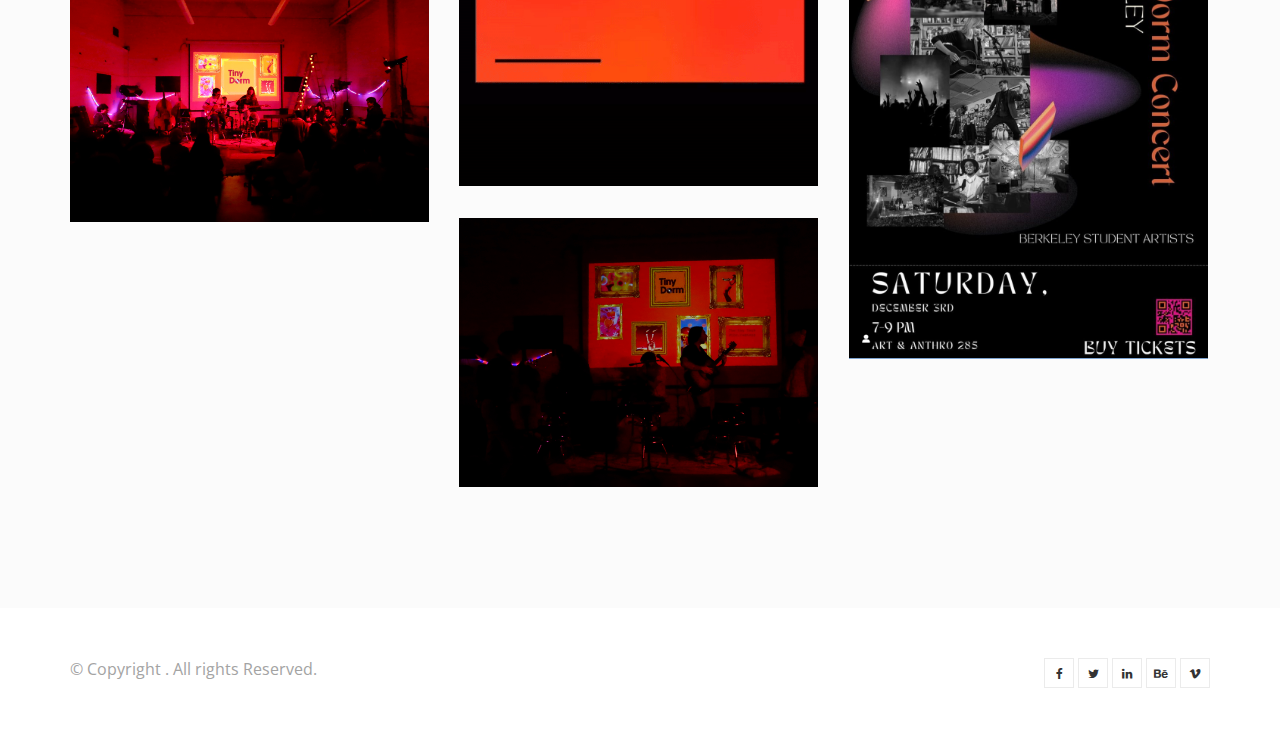
<file: tinydorm.html>
<!DOCTYPE html>
<html>
	<head>
		<title>Tiny Dorm</title>
		<meta charset="utf-8">
		<meta name="viewport" content="width=device-width, initial-scale=1.0, maximum-scale=1.0, user-scalable=no">
		<meta name="format-detection" content="telephone=no">
		<meta name="apple-mobile-web-app-capable" content="yes">
		<!-- Fonts-->
		<link rel="stylesheet" type="text/css" href="assets/fonts/fontawesome/font-awesome.min.css">
		<link rel="stylesheet" type="text/css" href="assets/fonts/pe-icon/pe-icon.css">
		<!-- Vendors-->
		<link rel="stylesheet" type="text/css" href="assets/vendors/bootstrap/grid.css">
		<link rel="stylesheet" type="text/css" href="assets/vendors/magnific-popup/magnific-popup.min.css">
		<link rel="stylesheet" type="text/css" href="assets/vendors/swiper/swiper.css">
		<!-- App & fonts-->
		<link rel="stylesheet" type="text/css" href="https://fonts.googleapis.com/css?family=Montserrat:300,400,500,600,700|Open+Sans:400,700">
		<link rel="stylesheet" type="text/css" id="app-stylesheet" href="assets/css/main.css"><!--[if lt IE 9]>
			<script src="https://oss.maxcdn.com/libs/html5shiv/3.7.0/html5shiv.js"></script>
		<![endif]-->
	</head>
	
	<body>
		<div class="page-wrap" id="root">
			
			<!-- header -->
			<header class="header header--fixed">
				<div class="header__inner">
					<div class="header__logo"><a href="index.html"><img src="assets/img/logo.png" alt="" style="width: 122px;"/></a></div>
					<div class="navbar-toggle" id="fs-button">
						<div class="navbar-icon"><span></span></div>
					</div>
				</div>
				
				<!-- fullscreenmenu__module -->
				<div class="fullscreenmenu__module" trigger="#fs-button">
					
					<!-- overlay-menu -->
					<nav class="overlay-menu">
						
						<!--  -->
						<ul class="wil-menu-list">
							<li><a href="index.html">Home</a>
							</li>
							<li><a href="about.html">About</a>
							</li>
					
							<li><a href="contact.html">Contact</a>
							</li>
						</ul><!--  -->
						
					</nav><!-- End / overlay-menu -->
					
				</div><!-- End / fullscreenmenu__module -->
				
			</header><!-- End / header -->
			
			<!-- Content-->
			<div class="wil-content">
				
				<!-- Section -->
				<section class="awe-section">
					<div class="container">
						
						<!-- page-title -->
						<div class="page-title pb-40">
							<h2 class="page-title__title">Tiny Dorm</h2>
							<div class="page-title__divider"></div>
						</div><!-- End / page-title -->
						
					</div>
				</section>
				<!-- End / Section -->
				
				
				<!-- Section -->
				<section class="awe-section bg-gray">
					<div class="container">
						
						<!--  -->
						<div>
							<div class="work-detail__entry">
								<p>Tiny Dorm, inspired by NPR’s Tiny Desk Concerts was established at UC Berkeley in September 2022. Tiny Dorm organizes concerts for Bay Area student artists. After interviewing with their founder in October, I worked alongside their management and talent team to develop their design concept. After conducting research within the Berkeley student community, I designed a 10-month long marketing plan that consisted of newsletters, posters, social media posts, and merchandise for campus advertising. I took charge of digital concert backdrops, set design, and stage lighting for the first concert in December. I continue to create Instagram posts, TikToks, manage their YouTube channel, and curate Tiny Dorm Spotify playlists for the Berkeley community. 	 </p>
								</p><br>

								<!--
								<div class="work-img"><img src="assets/img/works/tinydorm2.jpg" alt=""></div>
								<div class="work-img"><img src="assets/img/works/tinydormposter1.jpg " height="50%" width="50%" alt=""></div>
								<div class="work-img"><img src="assets/img/works/tiny.jpg" ></div>
							</div> -->

							<div class="grid-css grid-css--masonry" data-col-lg="3" data-col-md="2" data-col-sm="2" data-col-xs="1" data-gap="30">
								<div class="grid__inner">
									<div class="grid-sizer"></div>
									<div class="grid-item">
										<div class="grid-item__inner">
											<div class="grid-item__content-wrapper">

							<!-- work -->
							<div class="work"><!-- <a href="alternatesolar.html">-->
													
								<!-- hoverbox ef-slide-bottom -->
								<div class="hoverbox ef-slide-bottom light">
									
									<!-- hb_front -->
									<div class="hb_front"><img src="assets/img/works/tinydorm8.png" alt=""/>
									</div><!-- End / hb_front -->
									
									
									<!-- hb_back -->
									<div class="hb_back">
										<h2 class="work__title">Promotional Material</h2><span class="work__text"></span>
									</div><!-- End / hb_back -->
									
								</div><!-- End / hoverbox ef-slide-bottom -->
								</a>
						</div><!-- End / work -->
						
					</div>
				</div>
			</div>
			<div class="grid-item">
				<div class="grid-item__inner">
					<div class="grid-item__content-wrapper">
						
						<!-- work -->
						<div class="work"><!--<a href="kingpin.html">-->
								
								<!-- hoverbox ef-move-top -->
								<div class="hoverbox ef-move-top light">
									
									<!-- hb_front -->
									<div class="hb_front"><img src="assets/img/works/tinydormposter1.jpg" alt=""/>
									</div><!-- End / hb_front -->
									
									
									<!-- hb_back -->
									<div class="hb_back">
										<h2 class="work__title">Promotional Material</h2><span class="work__text">Promotional Material</span>
									</div><!-- End / hb_back -->
									
								</div><!-- End / hoverbox ef-move-top -->
								</a>
						</div><!-- End / work -->
						
					</div>
				</div>
			</div>
			<div class="grid-item">
				<div class="grid-item__inner">
					<div class="grid-item__content-wrapper">
						
						<!-- work -->
						<div class="work"><!--<a href="tinydorm.html">-->
								
								<!-- hoverbox ef-slide-right -->
								<div class="hoverbox ef-slide-right light">
									
									<!-- hb_front -->
									<div class="hb_front"><img src="assets/img/works/tinydorm4.png" alt=""/>
									</div><!-- End / hb_front -->
									
									
									<!-- hb_back -->
									<div class="hb_back">
										<h2 class="work__title">Promotional Material</h2><span class="work__text">Promoting Instagram Artist Takeover </span>
									</div><!-- End / hb_back -->
									
								</div><!-- End / hoverbox ef-slide-right -->
								</a>
						</div><!-- End / work -->
						
					</div>
				</div>
			</div>
			<div class="grid-item">
				<div class="grid-item__inner">
					<div class="grid-item__content-wrapper">
						
						<!-- work -->
						<div class="work"><!--<a href="superb.html">-->
								
								<!-- hoverbox ef-zoom-in -->
								<div class="hoverbox ef-zoom-in light">
									
									<!-- hb_front -->
									<div class="hb_front"><img src="assets/img/works/tinydorm3.png" alt=""/>
									</div><!-- End / hb_front -->
									
									
									<!-- hb_back -->
									<div class="hb_back">
										<h2 class="work__title">Promotional Material</h2><span class="work__text"></span>
									</div><!-- End / hb_back -->
									
								</div><!-- End / hoverbox ef-zoom-in -->
								</a>
						</div><!-- End / work -->
						
					</div>
				</div>
			</div>
			<div class="grid-item">
				<div class="grid-item__inner">
					<div class="grid-item__content-wrapper">
						
						<!-- work -->
						<div class="work"><!--<a href="aci.html">-->
								
								<!-- hoverbox ef-zoom-in -->
								<div class="hoverbox ef-zoom-in light">
									
									<!-- hb_front -->
									<div class="hb_front"><img src="assets/img/works/tinydorm.gif" alt=""/>
									</div><!-- End / hb_front -->
									
									
									<!-- hb_back -->
									<div class="hb_back">
										<h2 class="work__title">Promotional Material</h2><span class="work__text"></span>
									</div><!-- End / hb_back -->
									
								</div><!-- End / hoverbox ef-zoom-in -->
								</a>
						</div><!-- End / work -->
						
					</div>
				</div>
			</div>
			<div class="grid-item">
				<div class="grid-item__inner">
					<div class="grid-item__content-wrapper">
						
						<!-- work -->
						<div class="work"><!--a href="digitalart.html">-->
								
								<!-- hoverbox ef-slide-right -->
								<div class="hoverbox ef-slide-right light">
									
									<!-- hb_front -->
									<div class="hb_front"><img src="assets/img/works/tiny.jpg" alt=""/>
									</div><!-- End / hb_front -->
									
									
									<!-- hb_back -->
									<div class="hb_back">
										<h2 class="work__title">Promotional Material</h2><span class="work__text"></span>
									</div><!-- End / hb_back -->
									
								</div><!-- End / hoverbox ef-slide-right -->
								</a>
						</div><!-- End / work -->
						
					</div>
				</div>
			</div>
			<div class="grid-item">
				<div class="grid-item__inner">
					<div class="grid-item__content-wrapper">
						
						<!-- work -->
						<div class="work"><!--<a href="desinv.html">-->
								
								<!-- hoverbox ef-move-right -->
								<div class="hoverbox ef-move-right light">
									
									<!-- hb_front -->
									<div class="hb_front"><img src="assets/img/works/tinydorm5.png" alt=""/>
									</div><!-- End / hb_front -->
									
									
									<!-- hb_back -->
									<div class="hb_back">
										<h2 class="work__title">Promotional Material</h2><span class="work__text"></span>
									</div><!-- End / hb_back -->
									
								</div><!-- End / hoverbox ef-move-right -->
								</a>
						</div><!-- End / work -->
						
					</div>
				</div>
			</div>
			<div class="grid-item">
				<div class="grid-item__inner">
					<div class="grid-item__content-wrapper">
						
						<!-- work -->
						<div class="work"><!--a href="axo.html">-->
								
								<!-- hoverbox ef-move-bottom -->
								<div class="hoverbox ef-move-bottom light">
									
									<!-- hb_front -->
									<div class="hb_front"><img src="assets/img/works/tinydorm6.jpg" alt=""/>
									</div><!-- End / hb_front -->
									
									
									<!-- hb_back -->
									<div class="hb_back">
										<h2 class="work__title">Promotional Material</h2><span class="work__text"></span>
									</div><!-- End / hb_back -->
									
								</div><!-- End / hoverbox ef-move-bottom -->
								</a>
						</div><!-- End / work -->
						
					</div>
				</div>

			</div>
			<div class="grid-item">
				<div class="grid-item__inner">
					<div class="grid-item__content-wrapper">
						
						<!-- work -->
						<div class="work"><!-- <a href="fineart.html">-->
								
								<!-- hoverbox ef-move-bottom -->
								<div class="hoverbox ef-move-bottom light">
									
									<!-- hb_front -->
									<div class="hb_front"><img src="assets/img/works/tinydorm7.jpg" alt=""/>
									</div><!-- End / hb_front -->
									
									
									<!-- hb_back -->
									<div class="hb_back">
										<h2 class="work__title">Promotional Material</h2><span class="work__text"></span>
									</div><!-- End / hb_back -->
									
								</div><!-- End / hoverbox ef-move-bottom -->
								</a>
						</div><!-- End / work -->
					</div>
				</section>
				<!-- End / Section -->

				
				
			</div>
			<!-- End / Content-->
			
			<!-- footer -->
			<div class="footer">
				<div class="container">
					<div class="row">
						<div class="col-md-6 col-lg-6 ">
							<p class="footer__coppy"> &copy; Copyright <a href="http://awe7.com/"></a>. All rights Reserved.</p>
						</div>
						<div class="col-md-6 col-lg-6 ">
							<div class="footer__social">
								
								<!-- social-icon -->
								<a class="social-icon" href="#"><i class="social-icon__icon fa fa-facebook"></i>
								</a><!-- End / social-icon -->
								
								
								<!-- social-icon -->
								<a class="social-icon" href="#"><i class="social-icon__icon fa fa-twitter"></i>
								</a><!-- End / social-icon -->
								
								
								<!-- social-icon -->
								<a class="social-icon" href="#"><i class="social-icon__icon fa fa-linkedin"></i>
								</a><!-- End / social-icon -->
								
								
								<!-- social-icon -->
								<a class="social-icon" href="#"><i class="social-icon__icon fa fa-behance"></i>
								</a><!-- End / social-icon -->
								
								
								<!-- social-icon -->
								<a class="social-icon" href="#"><i class="social-icon__icon fa fa-vimeo"></i>
								</a><!-- End / social-icon -->
								
							</div>
						</div>
					</div>
				</div>
			</div><!-- End / footer -->
			
		</div>
		<!-- Vendors-->
		<script type="text/javascript" src="assets/vendors/jquery/jquery.min.js"></script>
		<script type="text/javascript" src="assets/vendors/imagesloaded/imagesloaded.pkgd.js"></script>
		<script type="text/javascript" src="assets/vendors/isotope-layout/isotope.pkgd.js"></script>
		<script type="text/javascript" src="assets/vendors/jquery-one-page/jquery.nav.min.js"></script>
		<script type="text/javascript" src="assets/vendors/jquery.easing/jquery.easing.min.js"></script>
		<script type="text/javascript" src="assets/vendors/jquery.matchHeight/jquery.matchHeight.min.js"></script>
		<script type="text/javascript" src="assets/vendors/magnific-popup/jquery.magnific-popup.min.js"></script>
		<script type="text/javascript" src="assets/vendors/masonry-layout/masonry.pkgd.js"></script>
		<script type="text/javascript" src="assets/vendors/jquery.waypoints/jquery.waypoints.min.js"></script>
		<script type="text/javascript" src="assets/vendors/swiper/swiper.jquery.js"></script>
		<script type="text/javascript" src="assets/vendors/menu/menu.js"></script>
		<script type="text/javascript" src="assets/vendors/typed/typed.min.js"></script>
		<!-- App-->
		<script type="text/javascript" src="assets/js/main.js"></script>
	</body>
</html>
</file>
<file: assets/fonts/pe-icon/pe-icon.css>
@font-face {
	font-family: 'Pe-icon-7-stroke';
	src:url('fonts/Pe-icon-7-stroke.eot?d7yf1v');
	src:url('fonts/Pe-icon-7-stroke.eot?#iefixd7yf1v') format('embedded-opentype'),
		url('fonts/Pe-icon-7-stroke.woff?d7yf1v') format('woff'),
		url('fonts/Pe-icon-7-stroke.ttf?d7yf1v') format('truetype'),
		url('fonts/Pe-icon-7-stroke.svg?d7yf1v#Pe-icon-7-stroke') format('svg');
	font-weight: normal;
	font-style: normal;
}

[class^="pe-7s-"], [class*=" pe-7s-"] {
	font-family: 'Pe-icon-7-stroke';
	speak: none;
	font-style: normal;
	font-weight: normal;
	font-variant: normal;
	text-transform: none;
	line-height: 1;

	/* Better Font Rendering =========== */
	-webkit-font-smoothing: antialiased;
	-moz-osx-font-smoothing: grayscale;
}

.pe-7s-album:before {
	content: "\e6aa";
}
.pe-7s-arc:before {
	content: "\e6ab";
}
.pe-7s-back-2:before {
	content: "\e6ac";
}
.pe-7s-bandaid:before {
	content: "\e6ad";
}
.pe-7s-car:before {
	content: "\e6ae";
}
.pe-7s-diamond:before {
	content: "\e6af";
}
.pe-7s-door-lock:before {
	content: "\e6b0";
}
.pe-7s-eyedropper:before {
	content: "\e6b1";
}
.pe-7s-female:before {
	content: "\e6b2";
}
.pe-7s-gym:before {
	content: "\e6b3";
}
.pe-7s-hammer:before {
	content: "\e6b4";
}
.pe-7s-headphones:before {
	content: "\e6b5";
}
.pe-7s-helm:before {
	content: "\e6b6";
}
.pe-7s-hourglass:before {
	content: "\e6b7";
}
.pe-7s-leaf:before {
	content: "\e6b8";
}
.pe-7s-magic-wand:before {
	content: "\e6b9";
}
.pe-7s-male:before {
	content: "\e6ba";
}
.pe-7s-map-2:before {
	content: "\e6bb";
}
.pe-7s-next-2:before {
	content: "\e6bc";
}
.pe-7s-paint-bucket:before {
	content: "\e6bd";
}
.pe-7s-pendrive:before {
	content: "\e6be";
}
.pe-7s-photo:before {
	content: "\e6bf";
}
.pe-7s-piggy:before {
	content: "\e6c0";
}
.pe-7s-plugin:before {
	content: "\e6c1";
}
.pe-7s-refresh-2:before {
	content: "\e6c2";
}
.pe-7s-rocket:before {
	content: "\e6c3";
}
.pe-7s-settings:before {
	content: "\e6c4";
}
.pe-7s-shield:before {
	content: "\e6c5";
}
.pe-7s-smile:before {
	content: "\e6c6";
}
.pe-7s-usb:before {
	content: "\e6c7";
}
.pe-7s-vector:before {
	content: "\e6c8";
}
.pe-7s-wine:before {
	content: "\e6c9";
}
.pe-7s-cloud-upload:before {
	content: "\e68a";
}
.pe-7s-cash:before {
	content: "\e68c";
}
.pe-7s-close:before {
	content: "\e680";
}
.pe-7s-bluetooth:before {
	content: "\e68d";
}
.pe-7s-cloud-download:before {
	content: "\e68b";
}
.pe-7s-way:before {
	content: "\e68e";
}
.pe-7s-close-circle:before {
	content: "\e681";
}
.pe-7s-id:before {
	content: "\e68f";
}
.pe-7s-angle-up:before {
	content: "\e682";
}
.pe-7s-wristwatch:before {
	content: "\e690";
}
.pe-7s-angle-up-circle:before {
	content: "\e683";
}
.pe-7s-world:before {
	content: "\e691";
}
.pe-7s-angle-right:before {
	content: "\e684";
}
.pe-7s-volume:before {
	content: "\e692";
}
.pe-7s-angle-right-circle:before {
	content: "\e685";
}
.pe-7s-users:before {
	content: "\e693";
}
.pe-7s-angle-left:before {
	content: "\e686";
}
.pe-7s-user-female:before {
	content: "\e694";
}
.pe-7s-angle-left-circle:before {
	content: "\e687";
}
.pe-7s-up-arrow:before {
	content: "\e695";
}
.pe-7s-angle-down:before {
	content: "\e688";
}
.pe-7s-switch:before {
	content: "\e696";
}
.pe-7s-angle-down-circle:before {
	content: "\e689";
}
.pe-7s-scissors:before {
	content: "\e697";
}
.pe-7s-wallet:before {
	content: "\e600";
}
.pe-7s-safe:before {
	content: "\e698";
}
.pe-7s-volume2:before {
	content: "\e601";
}
.pe-7s-volume1:before {
	content: "\e602";
}
.pe-7s-voicemail:before {
	content: "\e603";
}
.pe-7s-video:before {
	content: "\e604";
}
.pe-7s-user:before {
	content: "\e605";
}
.pe-7s-upload:before {
	content: "\e606";
}
.pe-7s-unlock:before {
	content: "\e607";
}
.pe-7s-umbrella:before {
	content: "\e608";
}
.pe-7s-trash:before {
	content: "\e609";
}
.pe-7s-tools:before {
	content: "\e60a";
}
.pe-7s-timer:before {
	content: "\e60b";
}
.pe-7s-ticket:before {
	content: "\e60c";
}
.pe-7s-target:before {
	content: "\e60d";
}
.pe-7s-sun:before {
	content: "\e60e";
}
.pe-7s-study:before {
	content: "\e60f";
}
.pe-7s-stopwatch:before {
	content: "\e610";
}
.pe-7s-star:before {
	content: "\e611";
}
.pe-7s-speaker:before {
	content: "\e612";
}
.pe-7s-signal:before {
	content: "\e613";
}
.pe-7s-shuffle:before {
	content: "\e614";
}
.pe-7s-shopbag:before {
	content: "\e615";
}
.pe-7s-share:before {
	content: "\e616";
}
.pe-7s-server:before {
	content: "\e617";
}
.pe-7s-search:before {
	content: "\e618";
}
.pe-7s-film:before {
	content: "\e6a5";
}
.pe-7s-science:before {
	content: "\e619";
}
.pe-7s-disk:before {
	content: "\e6a6";
}
.pe-7s-ribbon:before {
	content: "\e61a";
}
.pe-7s-repeat:before {
	content: "\e61b";
}
.pe-7s-refresh:before {
	content: "\e61c";
}
.pe-7s-add-user:before {
	content: "\e6a9";
}
.pe-7s-refresh-cloud:before {
	content: "\e61d";
}
.pe-7s-paperclip:before {
	content: "\e69c";
}
.pe-7s-radio:before {
	content: "\e61e";
}
.pe-7s-note2:before {
	content: "\e69d";
}
.pe-7s-print:before {
	content: "\e61f";
}
.pe-7s-network:before {
	content: "\e69e";
}
.pe-7s-prev:before {
	content: "\e620";
}
.pe-7s-mute:before {
	content: "\e69f";
}
.pe-7s-power:before {
	content: "\e621";
}
.pe-7s-medal:before {
	content: "\e6a0";
}
.pe-7s-portfolio:before {
	content: "\e622";
}
.pe-7s-like2:before {
	content: "\e6a1";
}
.pe-7s-plus:before {
	content: "\e623";
}
.pe-7s-left-arrow:before {
	content: "\e6a2";
}
.pe-7s-play:before {
	content: "\e624";
}
.pe-7s-key:before {
	content: "\e6a3";
}
.pe-7s-plane:before {
	content: "\e625";
}
.pe-7s-joy:before {
	content: "\e6a4";
}
.pe-7s-photo-gallery:before {
	content: "\e626";
}
.pe-7s-pin:before {
	content: "\e69b";
}
.pe-7s-phone:before {
	content: "\e627";
}
.pe-7s-plug:before {
	content: "\e69a";
}
.pe-7s-pen:before {
	content: "\e628";
}
.pe-7s-right-arrow:before {
	content: "\e699";
}
.pe-7s-paper-plane:before {
	content: "\e629";
}
.pe-7s-delete-user:before {
	content: "\e6a7";
}
.pe-7s-paint:before {
	content: "\e62a";
}
.pe-7s-bottom-arrow:before {
	content: "\e6a8";
}
.pe-7s-notebook:before {
	content: "\e62b";
}
.pe-7s-note:before {
	content: "\e62c";
}
.pe-7s-next:before {
	content: "\e62d";
}
.pe-7s-news-paper:before {
	content: "\e62e";
}
.pe-7s-musiclist:before {
	content: "\e62f";
}
.pe-7s-music:before {
	content: "\e630";
}
.pe-7s-mouse:before {
	content: "\e631";
}
.pe-7s-more:before {
	content: "\e632";
}
.pe-7s-moon:before {
	content: "\e633";
}
.pe-7s-monitor:before {
	content: "\e634";
}
.pe-7s-micro:before {
	content: "\e635";
}
.pe-7s-menu:before {
	content: "\e636";
}
.pe-7s-map:before {
	content: "\e637";
}
.pe-7s-map-marker:before {
	content: "\e638";
}
.pe-7s-mail:before {
	content: "\e639";
}
.pe-7s-mail-open:before {
	content: "\e63a";
}
.pe-7s-mail-open-file:before {
	content: "\e63b";
}
.pe-7s-magnet:before {
	content: "\e63c";
}
.pe-7s-loop:before {
	content: "\e63d";
}
.pe-7s-look:before {
	content: "\e63e";
}
.pe-7s-lock:before {
	content: "\e63f";
}
.pe-7s-lintern:before {
	content: "\e640";
}
.pe-7s-link:before {
	content: "\e641";
}
.pe-7s-like:before {
	content: "\e642";
}
.pe-7s-light:before {
	content: "\e643";
}
.pe-7s-less:before {
	content: "\e644";
}
.pe-7s-keypad:before {
	content: "\e645";
}
.pe-7s-junk:before {
	content: "\e646";
}
.pe-7s-info:before {
	content: "\e647";
}
.pe-7s-home:before {
	content: "\e648";
}
.pe-7s-help2:before {
	content: "\e649";
}
.pe-7s-help1:before {
	content: "\e64a";
}
.pe-7s-graph3:before {
	content: "\e64b";
}
.pe-7s-graph2:before {
	content: "\e64c";
}
.pe-7s-graph1:before {
	content: "\e64d";
}
.pe-7s-graph:before {
	content: "\e64e";
}
.pe-7s-global:before {
	content: "\e64f";
}
.pe-7s-gleam:before {
	content: "\e650";
}
.pe-7s-glasses:before {
	content: "\e651";
}
.pe-7s-gift:before {
	content: "\e652";
}
.pe-7s-folder:before {
	content: "\e653";
}
.pe-7s-flag:before {
	content: "\e654";
}
.pe-7s-filter:before {
	content: "\e655";
}
.pe-7s-file:before {
	content: "\e656";
}
.pe-7s-expand1:before {
	content: "\e657";
}
.pe-7s-exapnd2:before {
	content: "\e658";
}
.pe-7s-edit:before {
	content: "\e659";
}
.pe-7s-drop:before {
	content: "\e65a";
}
.pe-7s-drawer:before {
	content: "\e65b";
}
.pe-7s-download:before {
	content: "\e65c";
}
.pe-7s-display2:before {
	content: "\e65d";
}
.pe-7s-display1:before {
	content: "\e65e";
}
.pe-7s-diskette:before {
	content: "\e65f";
}
.pe-7s-date:before {
	content: "\e660";
}
.pe-7s-cup:before {
	content: "\e661";
}
.pe-7s-culture:before {
	content: "\e662";
}
.pe-7s-crop:before {
	content: "\e663";
}
.pe-7s-credit:before {
	content: "\e664";
}
.pe-7s-copy-file:before {
	content: "\e665";
}
.pe-7s-config:before {
	content: "\e666";
}
.pe-7s-compass:before {
	content: "\e667";
}
.pe-7s-comment:before {
	content: "\e668";
}
.pe-7s-coffee:before {
	content: "\e669";
}
.pe-7s-cloud:before {
	content: "\e66a";
}
.pe-7s-clock:before {
	content: "\e66b";
}
.pe-7s-check:before {
	content: "\e66c";
}
.pe-7s-chat:before {
	content: "\e66d";
}
.pe-7s-cart:before {
	content: "\e66e";
}
.pe-7s-camera:before {
	content: "\e66f";
}
.pe-7s-call:before {
	content: "\e670";
}
.pe-7s-calculator:before {
	content: "\e671";
}
.pe-7s-browser:before {
	content: "\e672";
}
.pe-7s-box2:before {
	content: "\e673";
}
.pe-7s-box1:before {
	content: "\e674";
}
.pe-7s-bookmarks:before {
	content: "\e675";
}
.pe-7s-bicycle:before {
	content: "\e676";
}
.pe-7s-bell:before {
	content: "\e677";
}
.pe-7s-battery:before {
	content: "\e678";
}
.pe-7s-ball:before {
	content: "\e679";
}
.pe-7s-back:before {
	content: "\e67a";
}
.pe-7s-attention:before {
	content: "\e67b";
}
.pe-7s-anchor:before {
	content: "\e67c";
}
.pe-7s-albums:before {
	content: "\e67d";
}
.pe-7s-alarm:before {
	content: "\e67e";
}
.pe-7s-airplay:before {
	content: "\e67f";
}
</file>
<file: assets/css/main.css>
/*--------------------------------------------------------------------------------
----------------------------------------------------------------------------------

	1. base
	2. button
	3. form-item
	4. button
	5. about
	6. contact
	7. form_item
	8. fullscreenmenu
	9. grid-css
	10. hoverbox
	11. page_title
	12. post_detail
	13. post
	14. progress
	15. socialicon
	16. title
	17. typing
	18. work_detail
	19. work
	20. footer
	21. header-01
	22. Layout
	23. Grid Boostrap 
	24. Font size
	25. Margin Padding
	26. Swiper
	27. Swiper

--------------------------------------------------------------------------------*/

/* 1. base
--------------------------------------------------------------------------------*/

a[disabled], input[disabled], button[disabled], textarea[disabled] {
    cursor: not-allowed !important;
    opacity: .5 !important;
}

a:focus, input:focus, button:focus, textarea:focus {
    outline: none;
}

p {
    margin-top: 0;
    margin-bottom: 10px;
}

img {
    max-width: 100%;
    height: auto;
    border: 0;
}

.page-wrap {
    overflow: hidden;
}

.awe-section {
    position: relative;
    background-repeat: no-repeat;
    background-size: cover;
    background-position: center center;
    z-index: 9;
    padding-top: 50px;
    padding-bottom: 50px;
}

@media (min-width: 320px) {
    .awe-section {
        padding-top: calc(6.81818vw + 28.18182px);
        padding-bottom: calc(6.81818vw + 28.18182px);
    }
}

@media (min-width: 1200px) {
    .awe-section {
        padding-top: 110px;
        padding-bottom: 110px;
    }
}

.awe-text-left, .text-left {
    text-align: left !important;
}

.awe-text-center, .text-center {
    text-align: center !important;
}

.awe-text-right, .text-right {
    text-align: right !important;
}

.awe-text-underline {
    text-decoration: underline !important;
}

.awe-round {
    border-radius: 5px !important;
}

.awe-pill {
    border-radius: 50% !important;
}

.awe-tb {
    display: table;
    width: 100%;
    height: 100%;
}

.awe-tb__cell {
    display: table-cell;
    vertical-align: middle;
}

.awe-overlay, [data-gradient-bg] > canvas {
    position: absolute;
    width: 100%;
    height: 100%;
    top: 0;
    left: 0;
    z-index: -1;
}

.awe-overlay {
    background-color: rgba(0, 0, 0, .4);
}

.bg-fixed {
    background-attachment: fixed;
}

.awe-bg-cover {
    background-repeat: no-repeat;
    background-size: cover;
    background-position: center center;
}

.full {
    width: 100%;
    height: 100vh;
}

.embed-responsive {
    position: relative;
    display: block;
    height: 0;
    padding: 0;
    overflow: hidden;
}

.embed-responsive.embed-responsive-4by3 {
    padding-bottom: 75%;
}

.embed-responsive.embed-responsive-16by9 {
    padding-bottom: 56.25%;
}

.embed-responsive .embed-responsive-item, .embed-responsive iframe,
.embed-responsive embed, .embed-responsive object {
    position: absolute;
    top: 0;
    bottom: 0;
    left: 0;
    width: 100%;
    height: 100%;
    border: 0;
}

/* table Responsive */

.table-responsive-01 {
    width: 100%;
    overflow-y: hidden;
    overflow-x: auto;
}

.table-responsive-01 table > thead > tr > th,
.table-responsive-01 table > thead > tr > td,
.table-responsive-01 table > tbody > tr > th,
.table-responsive-01 table > tbody > tr > td,
.table-responsive-01 table > tfoot > tr > th,
.table-responsive-01 table > tfoot > tr > td {
    white-space: nowrap;
}

@media (max-width: 991px) {
    .table-responsive-02 table, .table-responsive-02 thead,
    .table-responsive-02 tbody, .table-responsive-02 th, .table-responsive-02 td,
    .table-responsive-02 tr {
        display: block;
    }

    .table-responsive-02 thead {
        border-top: 1px solid #e8e8e8 !important;
        border-bottom: none !important;
    }

    .table-responsive-02 thead tr {
        position: absolute;
        top: -9999px;
        left: -9999px;
    }

    .table-responsive-02 tr {
        padding: 15px 0;
        border-left: 1px solid #e8e8e8;
        border-right: 1px solid #e8e8e8;
    }

    .table-responsive-02 td {
        position: relative;
        padding: 15px 10px 15px 30% !important;
    }

    .table-responsive-02 td:before {
        content: attr(data-th);
        position: absolute;
        top: 15px;
        left: 20px;
        width: 25%;
        padding-right: 10px;
    }
}

a {
    color: #ff594f;
}

a:hover {
    text-decoration: line-through;
    color: #ff594f;
}

a:focus {
    text-decoration: none;
}

::-moz-selection {
    color: #fff;
    background-color: #333;
}

::selection {
    color: #fff;
    background-color: #333;
}

.awe-section {
    padding-top: 40px;
    padding-bottom: 40px;
}

@media (min-width: 320px) {
    .awe-section {
        padding-top: calc(4.54545vw + 25.45455px);
        padding-bottom: calc(4.54545vw + 25.45455px);
    }
}

@media (min-width: 1200px) {
    .awe-section {
        padding-top: 80px;
        padding-bottom: 80px;
    }
}

hr {
    margin-top: 10px;
    margin-bottom: 10px;
    border-color: #ebebeb;
}

.page-wrap {
    position: relative;
}

/* 2. button
--------------------------------------------------------------------------------*/

.md-btn {
    display: inline-block;
    border: 1px solid #ebebeb;
    box-shadow: none;
    outline: none;
    margin: 0;
    text-align: center;
    font-size: 12px;
    padding: 10px 20px;
    color: #000;
    background-color: #eee;
    transition: all .3s ease;
    text-decoration: none;
    vertical-align: middle;
    overflow: hidden;
    cursor: pointer;
    font-family: "Montserrat", sans-serif;
    line-height: 1;
    letter-spacing: 1px;
    text-transform: uppercase;
}

.md-btn:hover {
    background-color: #ebebeb;
    color: #000;
    text-decoration: line-through;
}

.md-btn[disabled] {
    opacity: .65;
    cursor: not-allowed;
}

.md-btn--primary {
    background-color: #ff594f;
    color: #fff;
}

.md-btn--primary:hover {
    background-color: rgba(255, 89, 79, .8);
    color: #fff;
}

.md-btn--primary:focus {
    background-color: #000;
    color: #fff;
}

.md-btn--success {
    background-color: #5cb85c;
    color: #fff;
}

.md-btn--success:hover {
    background-color: #449d44;
    color: #fff;
}

.md-btn--success:focus {
    background-color: #449d44;
    color: #fff;
}

.md-btn--info {
    background-color: #5bc0de;
    color: #fff;
}

.md-btn--info:hover {
    background-color: #31b0d5;
    color: #fff;
}

.md-btn--info:focus {
    background-color: #31b0d5;
    color: #fff;
}

.md-btn--warning {
    background-color: #f0ad4e;
    color: #fff;
}

.md-btn--warning:hover {
    background-color: #ec971f;
    color: #fff;
}

.md-btn--warning:focus {
    background-color: #ec971f;
    color: #fff;
}

.md-btn--danger {
    background-color: #d9534f;
    color: #fff;
}

.md-btn--danger:hover {
    background-color: #c9302c;
    color: #fff;
}

.md-btn--danger:focus {
    background-color: #c9302c;
    color: #fff;
}

.md-btn--link {
    background-color: transparent;
    color: #fe6565;
}

.md-btn--link:hover {
    background-color: transparent;
    color: #fe6565;
    text-decoration: underline;
}

.md-btn--link:focus {
    background-color: transparent;
    color: #fe6565;
}

.md-btn--dark {
    background-color: #000;
    color: #fff;
}

.md-btn--dark:hover {
    background-color: #fe6565;
    color: #fff;
}

.md-btn--dark:focus {
    background-color: #fe6565;
    color: #fff;
}

.md-btn--xs {
    padding: 6px 15px;
    font-size: 12px;
}

.md-btn--sm {
    padding: 8px 15px;
    min-width: 100px;
    font-size: 12px;
}

.md-btn--md {
    padding: 10px 20px;
    min-width: 140px;
    font-size: 14px;
}

.md-btn--lg {
    padding: 14px 24px;
    min-width: 160px;
    font-size: 16px;
}

.md-btn--square {
    border-radius: 0;
}

.md-btn--round {
    border-radius: 5px;
}

.md-btn--pill {
    border-radius: 40px;
}

.md-btn--block {
    display: block;
    width: 100%;
}

.md-btn--disabled {
    opacity: .65;
    cursor: not-allowed;
}

.md-btn--outline-primary {
    background-color: transparent;
}

.md-btn--outline-primary:hover {
    background-color: #ff594f;
    border-color: #ff594f;
    color: #fff;
}

/* 3. form-item
--------------------------------------------------------------------------------*/

input:not([type="button"]):not([type="submit"]):not([type="radio"]):not([type="checkbox"]):not([type="color"]),
select2, textarea, select, product__number:not([type="text"]) {
    box-shadow: none;
    outline: none;
    margin: 0;
    border-radius: 0;
    padding: 0 15px;
    line-height: 48px;
    border: 1px solid #ebebeb;
    color: #c0c0c0;
    font-size: 14px;
    vertical-align: middle;
    height: 50px;
    width: 100%;
}

input:not([type="button"]):not([type="submit"]):not([type="radio"]):not([type="checkbox"]):not([type="color"])::-webkit-input-placeholder,
select2::-webkit-input-placeholder, textarea::-webkit-input-placeholder,
select::-webkit-input-placeholder,
product__number:not([type="text"])::-webkit-input-placeholder {
    color: #c0c0c0;
    text-transform: capitalize;
}

input:not([type="button"]):not([type="submit"]):not([type="radio"]):not([type="checkbox"]):not([type="color"])::-moz-placeholder,
select2::-moz-placeholder, textarea::-moz-placeholder, select::-moz-placeholder,
product__number:not([type="text"])::-moz-placeholder {
    color: #c0c0c0;
    text-transform: capitalize;
}

input:not([type="button"]):not([type="submit"]):not([type="radio"]):not([type="checkbox"]):not([type="color"]):-moz-placeholder,
select2:-moz-placeholder, textarea:-moz-placeholder, select:-moz-placeholder,
product__number:not([type="text"]):-moz-placeholder {
    color: #c0c0c0;
    text-transform: capitalize;
}

input:not([type="button"]):not([type="submit"]):not([type="radio"]):not([type="checkbox"]):not([type="color"]):-ms-input-placeholder,
select2:-ms-input-placeholder, textarea:-ms-input-placeholder,
select:-ms-input-placeholder,
product__number:not([type="text"]):-ms-input-placeholder {
    color: #c0c0c0;
    text-transform: capitalize;
}

input:not([type="button"]):not([type="submit"]):not([type="radio"]):not([type="checkbox"]):not([type="color"])[disabled],
select2[disabled], textarea[disabled], select[disabled],
product__number:not([type="text"])[disabled] {
    opacity: .65;
    cursor: not-allowed;
}

input:not([type="button"]):not([type="submit"]):not([type="radio"]):not([type="checkbox"]):not([type="color"]),
textarea {
    -webkit-appearance: none;
       -moz-appearance: none;
            appearance: none;
}

input[type="checkbox"], input[type="radio"] {
    width: auto !important;
}

textarea {
    line-height: 1.3;
    padding-top: 10px;
    padding-bottom: 10px;
    min-height: 80px;
    resize: none;
}

/* Typography */

body {
    margin: 0;
    padding: 0;
    line-height: 1.4;
    font-size: 16px;
    font-weight: 400;
    font-family: "Open Sans", sans-serif;
    color: #555;
}

body.awe-skin-dark {
    background-color: #333;
}

.awe-skin-dark {
    color: rgba(255, 255, 255, .8);
}

.awe-skin-dark h1, .awe-skin-dark h2, .awe-skin-dark h3, .awe-skin-dark h4,
.awe-skin-dark h5, .awe-skin-dark h6 {
    color: #fff;
}

p {
    margin-bottom: 16px;
}

a {
    transition: all .3s ease;
}

a, input, textarea, select {
    outline: none;
}

h1, h2, h3, h4, h5, h6 {
    font-weight: 700;
    line-height: 1.4;
    color: #333;
    font-family: "Montserrat", sans-serif;
}

h1 a, h2 a, h3 a, h4 a, h5 a, h6 a {
    color: inherit;
    text-decoration: none;
}

h1 a:hover, h2 a:hover, h3 a:hover, h4 a:hover, h5 a:hover, h6 a:hover {
    color: inherit;
    text-decoration: none;
}

h1 {
    font-size: 60px;
}

h2 {
    font-size: 44px;
}

h3 {
    font-size: 34px;
}

h4 {
    font-size: 25px;
}

h5 {
    font-size: 18px;
}

h6 {
    font-size: 14px;
}

h3, h1, h2, h3 {
    margin-top: 30px;
    margin-bottom: 15px;
}

h4, h5, h6 {
    margin-top: 20px;
    margin-bottom: 10px;
}

img {
    max-width: 100%;
}

blockquote {
    position: relative;
    font-family: "Montserrat", sans-serif;
    font-size: 18px;
    border: 0;
    padding: 0;
    margin: 0;
    margin-bottom: 30px;
}

blockquote p {
    font-style: italic;
    margin-bottom: 0;
}

blockquote i {
    font-size: 40px !important;
    margin-bottom: 20px;
}

blockquote cite {
    display: block;
    font-size: 16px;
    font-style: normal;
    font-family: "Open Sans", sans-serif;
    font-weight: 700;
    margin-top: 15px;
}

blockquote small {
    font-weight: 400;
}

@media (min-width: 768px) {
    blockquote {
        font-size: 24px;
    }
}

abbr {
    color: #67dee8;
    border-width: 2px;
}

mark, .mark {
    background-color: #ff594f;
    color: #fff;
}

ul {
    list-style: none;
    margin: 0;
    padding: 0;
}

/* 4. button
--------------------------------------------------------------------------------*/

.btn {
    text-transform: uppercase;
}

.btn-custom {
    position: relative;
    padding-right: 50px;
}

.btn-custom:after {
    content: '\F178';
    font-family: 'fontAwesome';
    position: absolute;
    top: 50%;
    right: 12px;
    transform: translateY(-50%);
}

/* 5. about
--------------------------------------------------------------------------------*/

.about__subtitle {
    color: #333;
    margin-bottom: 30px;
    font-family: "Montserrat", sans-serif;
    font-weight: 500;
}

.about__title {
    font-size: 25px;
    font-weight: bold;
    text-transform: uppercase;
    margin-top: 0;
    margin-bottom: 10px;
}

.about__text {
    font-size: 14px;
    margin-bottom: 40px;
}

.about__text p {
    margin-bottom: 20px;
}

/* 6. contact
--------------------------------------------------------------------------------*/

.contact {
    position: relative;
    padding-left: 55px;
    margin-bottom: 30px;
    z-index: 9;
}

.contact__icon {
    position: absolute;
    top: 5px;
    left: 0;
    width: 40px;
    height: 40px;
    line-height: 40px;
    border-radius: 50%;
    text-align: center;
    border: 1px solid #ff594f;
    color: #ff594f;
    font-size: 20px;
}

.contact__title {
    font-size: 16px;
    font-weight: 600;
    text-transform: uppercase;
    letter-spacing: 1px;
    margin-top: 0;
    margin-bottom: 5px;
}

.contact__text {
    font-size: 14px;
}

/* 7. form_item
--------------------------------------------------------------------------------*/

.form-item {
    margin-bottom: 25px;
    overflow: hidden;
}

.form__label {
    display: block;
    font-family: "Montserrat", sans-serif;
    text-transform: capitalize;
    color: #333;
    margin-bottom: 10px;
}

.form-wrapper {
    margin: 0 -15px;
    overflow: hidden;
}

.form-wrapper .form-item {
    padding: 0 15px;
}

.form-item-btn-center {
    text-align: center;
}

@media (min-width: 769px) {
    .form-item--half {
        width: 50%;
        float: left;
    }

    .form-item-btn-right {
        text-align: right;
    }
}

/* 8. fullscreenmenu
--------------------------------------------------------------------------------*/

.fullscreenmenu__module {
    position: fixed;
    background-color: rgba(0, 0, 0, .8);
    top: 0;
    left: 0;
    right: 0;
    width: 100%;
    height: 100%;
    opacity: 0;
    visibility: hidden;
    overflow: hidden;
    transition: all .2s linear;
}

.open {
    opacity: 1;
    visibility: visible;
    z-index: 99;
    transition: all .2s linear;
}

.open li {
    animation: fadeInUp .35s ease forwards;
    animation-delay: .1s;
}

.open li:nth-of-type(2) {
    animation-delay: .15s;
}

.open li:nth-of-type(3) {
    animation-delay: .25s;
}

.open li:nth-of-type(4) {
    animation-delay: .35s;
}

.open li:nth-of-type(5) {
    animation-delay: .45s;
}

.open li:nth-of-type(6) {
    animation-delay: .55s;
}

.open li:nth-of-type(7) {
    animation-delay: .65s;
}

.open li:nth-of-type(8) {
    animation-delay: .75s;
}

.open li:nth-of-type(9) {
    animation-delay: .85s;
}

.open li:nth-of-type(10) {
    animation-delay: .95s;
}

@keyframes fadeInUp {
    0% {
        opacity: 0;
        transform: translate3d(0, 100%, 0);
    }

    100% {
        opacity: 1;
        transform: none;
    }
}

.overlay-menu {
    position: relative;
    top: 50%;
    text-align: center;
    transform: translateY(-50%);
}

.overlay-menu ul {
    display: inline-block;
    list-style: none;
    height: 100%;
    margin: 0 auto;
    padding: 0;
    position: relative;
}

.overlay-menu ul li {
    display: block;
    position: relative;
    opacity: 0;
}

.overlay-menu ul li a {
    display: block;
    position: relative;
    overflow: hidden;
    font-family: "Montserrat", sans-serif;
    font-size: 30px;
    font-weight: 600;
    color: #fff;
    text-decoration: none;
    text-transform: uppercase;
    padding: 5px 0;
    transition: all .2s linear;
}

@media (min-width: 320px) {
    .overlay-menu ul li a {
        font-size: calc(2.27273vw + 22.72727px);
    }
}

@media (min-width: 1200px) {
    .overlay-menu ul li a {
        font-size: 50px;
    }
}

.overlay-menu ul li.active > a, .overlay-menu ul li a:hover {
    color: #ff594f;
    text-decoration: line-through;
}

.fs-button {
    position: absolute;
    z-index: 300;
    cursor: pointer;
    width: 20px;
    height: 20px;
    transform: rotate(0deg);
    transition: .2s ease-in-out;
    cursor: pointer;
}

.fs-button span {
    background: #fff;
    display: block;
    position: absolute;
    left: 0;
    height: 3px;
    width: 100%;
    opacity: 1;
    transform: rotate(0deg);
    transition: .25s ease-in-out;
}

.fs-button span:nth-child(1) {
    top: 0;
}

.fs-button span:nth-child(2) {
    top: 6px;
}

.fs-button span:nth-child(3) {
    top: 12px;
}

.fs-button.open span:nth-child(2) {
    top: 6px;
    left: 50%;
    width: 0%;
}

.fs-button.open span:nth-child(1) {
    top: 6px;
    transform: rotate(45deg);
}

.fs-button.open span:nth-child(3) {
    top: 6px;
    transform: rotate(-45deg);
}

.grid-css .grid-item .grid-item__inner {
    position: relative;
}

.grid-css.grid-css--grid .grid-item__content-wrapper {
    position: absolute;
}

.grid-css.grid-css--grid .grid-item__content-wrapper {
    margin: 0 !important;
}

.grid-css.grid-css--grid .grid-item__inner {
    padding-top: 100%;
}

.grid-css.grid-css--grid .grid-item.extra-large .grid-item__inner,
.grid-css.grid-css--grid .grid-item.wide .grid-item__inner {
    padding-top: 50%;
}

.grid-css.grid-css--grid .grid-item.high .grid-item__inner {
    padding-top: 200%;
}

.grid-css.grid-css--grid[data-ratio="4by3"] .grid-item__inner {
    padding-top: 75%;
}

.grid-css.grid-css--grid[data-ratio="4by3"] .grid-item.extra-large .grid-item__inner,
.grid-css.grid-css--grid[data-ratio="4by3"] .grid-item.wide .grid-item__inner {
    padding-top: 37.5%;
}

.grid-css.grid-css--grid[data-ratio="4by3"] .grid-item.high .grid-item__inner {
    padding-top: 150%;
}

.grid-css.grid-css--grid[data-ratio="16by9"] .grid-item__inner {
    padding-top: 56.25%;
}

.grid-css.grid-css--grid[data-ratio="16by9"] .grid-item.extra-large .grid-item__inner,
.grid-css.grid-css--grid[data-ratio="16by9"] .grid-item.wide .grid-item__inner {
    padding-top: 28.125%;
}

.grid-css.grid-css--grid[data-ratio="16by9"] .grid-item.high .grid-item__inner {
    padding-top: 112.5%;
}

[data-col-xs="1"].grid-css .grid-item, [data-col-xs="1"].grid-css .grid-sizer {
    width: 100%;
}

[data-col-xs="2"].grid-css .grid-item, [data-col-xs="2"].grid-css .grid-sizer {
    width: 50%;
}

[data-col-xs="2"].grid-css .grid-item.wide,
[data-col-xs="2"].grid-css .grid-item.large {
    width: 100%;
}

[data-col-xs="2"].grid-css .grid-item.extra-large {
    width: 100%;
}

[data-col-xs="3"].grid-css .grid-item, [data-col-xs="3"].grid-css .grid-sizer {
    width: 33.33333%;
}

[data-col-xs="3"].grid-css .grid-item.wide,
[data-col-xs="3"].grid-css .grid-item.large {
    width: 66.66667%;
}

[data-col-xs="3"].grid-css .grid-item.extra-large {
    width: 100%;
}

[data-col-xs="4"].grid-css .grid-item, [data-col-xs="4"].grid-css .grid-sizer {
    width: 25%;
}

[data-col-xs="4"].grid-css .grid-item.wide,
[data-col-xs="4"].grid-css .grid-item.large {
    width: 50%;
}

[data-col-xs="4"].grid-css .grid-item.extra-large {
    width: 100%;
}

[data-col-xs="5"].grid-css .grid-item, [data-col-xs="5"].grid-css .grid-sizer {
    width: 20%;
}

[data-col-xs="5"].grid-css .grid-item.wide,
[data-col-xs="5"].grid-css .grid-item.large {
    width: 40%;
}

[data-col-xs="5"].grid-css .grid-item.extra-large {
    width: 100%;
}

[data-col-xs="6"].grid-css .grid-item, [data-col-xs="6"].grid-css .grid-sizer {
    width: 16.66667%;
}

[data-col-xs="6"].grid-css .grid-item.wide,
[data-col-xs="6"].grid-css .grid-item.large {
    width: 33.33333%;
}

[data-col-xs="6"].grid-css .grid-item.extra-large {
    width: 100%;
}

[data-col-xs="7"].grid-css .grid-item, [data-col-xs="7"].grid-css .grid-sizer {
    width: 14.28571%;
}

[data-col-xs="7"].grid-css .grid-item.wide,
[data-col-xs="7"].grid-css .grid-item.large {
    width: 28.57143%;
}

[data-col-xs="7"].grid-css .grid-item.extra-large {
    width: 100%;
}

[data-col-xs="8"].grid-css .grid-item, [data-col-xs="8"].grid-css .grid-sizer {
    width: 12.5%;
}

[data-col-xs="8"].grid-css .grid-item.wide,
[data-col-xs="8"].grid-css .grid-item.large {
    width: 25%;
}

[data-col-xs="8"].grid-css .grid-item.extra-large {
    width: 100%;
}

[data-col-xs="9"].grid-css .grid-item, [data-col-xs="9"].grid-css .grid-sizer {
    width: 11.11111%;
}

[data-col-xs="9"].grid-css .grid-item.wide,
[data-col-xs="9"].grid-css .grid-item.large {
    width: 22.22222%;
}

[data-col-xs="9"].grid-css .grid-item.extra-large {
    width: 100%;
}

[data-col-xs="10"].grid-css .grid-item, [data-col-xs="10"].grid-css .grid-sizer {
    width: 10%;
}

[data-col-xs="10"].grid-css .grid-item.wide,
[data-col-xs="10"].grid-css .grid-item.large {
    width: 20%;
}

[data-col-xs="10"].grid-css .grid-item.extra-large {
    width: 100%;
}

@media (min-width: 768px) {
    [data-col-sm="1"].grid-css .grid-item,
    [data-col-sm="1"].grid-css .grid-sizer {
        width: 100%;
    }

    [data-col-sm="2"].grid-css .grid-item,
    [data-col-sm="2"].grid-css .grid-sizer {
        width: 50%;
    }

    [data-col-sm="2"].grid-css .grid-item.wide,
    [data-col-sm="2"].grid-css .grid-item.large {
        width: 100%;
    }

    [data-col-sm="2"].grid-css .grid-item.extra-large {
        width: 100%;
    }

    [data-col-sm="3"].grid-css .grid-item,
    [data-col-sm="3"].grid-css .grid-sizer {
        width: 33.33333%;
    }

    [data-col-sm="3"].grid-css .grid-item.wide,
    [data-col-sm="3"].grid-css .grid-item.large {
        width: 66.66667%;
    }

    [data-col-sm="3"].grid-css .grid-item.extra-large {
        width: 100%;
    }

    [data-col-sm="4"].grid-css .grid-item,
    [data-col-sm="4"].grid-css .grid-sizer {
        width: 25%;
    }

    [data-col-sm="4"].grid-css .grid-item.wide,
    [data-col-sm="4"].grid-css .grid-item.large {
        width: 50%;
    }

    [data-col-sm="4"].grid-css .grid-item.extra-large {
        width: 100%;
    }

    [data-col-sm="5"].grid-css .grid-item,
    [data-col-sm="5"].grid-css .grid-sizer {
        width: 20%;
    }

    [data-col-sm="5"].grid-css .grid-item.wide,
    [data-col-sm="5"].grid-css .grid-item.large {
        width: 40%;
    }

    [data-col-sm="5"].grid-css .grid-item.extra-large {
        width: 100%;
    }

    [data-col-sm="6"].grid-css .grid-item,
    [data-col-sm="6"].grid-css .grid-sizer {
        width: 16.66667%;
    }

    [data-col-sm="6"].grid-css .grid-item.wide,
    [data-col-sm="6"].grid-css .grid-item.large {
        width: 33.33333%;
    }

    [data-col-sm="6"].grid-css .grid-item.extra-large {
        width: 100%;
    }

    [data-col-sm="7"].grid-css .grid-item,
    [data-col-sm="7"].grid-css .grid-sizer {
        width: 14.28571%;
    }

    [data-col-sm="7"].grid-css .grid-item.wide,
    [data-col-sm="7"].grid-css .grid-item.large {
        width: 28.57143%;
    }

    [data-col-sm="7"].grid-css .grid-item.extra-large {
        width: 100%;
    }

    [data-col-sm="8"].grid-css .grid-item,
    [data-col-sm="8"].grid-css .grid-sizer {
        width: 12.5%;
    }

    [data-col-sm="8"].grid-css .grid-item.wide,
    [data-col-sm="8"].grid-css .grid-item.large {
        width: 25%;
    }

    [data-col-sm="8"].grid-css .grid-item.extra-large {
        width: 100%;
    }

    [data-col-sm="9"].grid-css .grid-item,
    [data-col-sm="9"].grid-css .grid-sizer {
        width: 11.11111%;
    }

    [data-col-sm="9"].grid-css .grid-item.wide,
    [data-col-sm="9"].grid-css .grid-item.large {
        width: 22.22222%;
    }

    [data-col-sm="9"].grid-css .grid-item.extra-large {
        width: 100%;
    }

    [data-col-sm="10"].grid-css .grid-item,
    [data-col-sm="10"].grid-css .grid-sizer {
        width: 10%;
    }

    [data-col-sm="10"].grid-css .grid-item.wide,
    [data-col-sm="10"].grid-css .grid-item.large {
        width: 20%;
    }

    [data-col-sm="10"].grid-css .grid-item.extra-large {
        width: 100%;
    }
}

@media (min-width: 992px) {
    [data-col-md="1"].grid-css .grid-item,
    [data-col-md="1"].grid-css .grid-sizer {
        width: 100%;
    }

    [data-col-md="2"].grid-css .grid-item,
    [data-col-md="2"].grid-css .grid-sizer {
        width: 50%;
    }

    [data-col-md="2"].grid-css .grid-item.wide,
    [data-col-md="2"].grid-css .grid-item.large {
        width: 100%;
    }

    [data-col-md="2"].grid-css .grid-item.extra-large {
        width: 100%;
    }

    [data-col-md="3"].grid-css .grid-item,
    [data-col-md="3"].grid-css .grid-sizer {
        width: 33.33333%;
    }

    [data-col-md="3"].grid-css .grid-item.wide,
    [data-col-md="3"].grid-css .grid-item.large {
        width: 66.66667%;
    }

    [data-col-md="3"].grid-css .grid-item.extra-large {
        width: 100%;
    }

    [data-col-md="4"].grid-css .grid-item,
    [data-col-md="4"].grid-css .grid-sizer {
        width: 25%;
    }

    [data-col-md="4"].grid-css .grid-item.wide,
    [data-col-md="4"].grid-css .grid-item.large {
        width: 50%;
    }

    [data-col-md="4"].grid-css .grid-item.extra-large {
        width: 100%;
    }

    [data-col-md="5"].grid-css .grid-item,
    [data-col-md="5"].grid-css .grid-sizer {
        width: 20%;
    }

    [data-col-md="5"].grid-css .grid-item.wide,
    [data-col-md="5"].grid-css .grid-item.large {
        width: 40%;
    }

    [data-col-md="5"].grid-css .grid-item.extra-large {
        width: 100%;
    }

    [data-col-md="6"].grid-css .grid-item,
    [data-col-md="6"].grid-css .grid-sizer {
        width: 16.66667%;
    }

    [data-col-md="6"].grid-css .grid-item.wide,
    [data-col-md="6"].grid-css .grid-item.large {
        width: 33.33333%;
    }

    [data-col-md="6"].grid-css .grid-item.extra-large {
        width: 100%;
    }

    [data-col-md="7"].grid-css .grid-item,
    [data-col-md="7"].grid-css .grid-sizer {
        width: 14.28571%;
    }

    [data-col-md="7"].grid-css .grid-item.wide,
    [data-col-md="7"].grid-css .grid-item.large {
        width: 28.57143%;
    }

    [data-col-md="7"].grid-css .grid-item.extra-large {
        width: 100%;
    }

    [data-col-md="8"].grid-css .grid-item,
    [data-col-md="8"].grid-css .grid-sizer {
        width: 12.5%;
    }

    [data-col-md="8"].grid-css .grid-item.wide,
    [data-col-md="8"].grid-css .grid-item.large {
        width: 25%;
    }

    [data-col-md="8"].grid-css .grid-item.extra-large {
        width: 100%;
    }

    [data-col-md="9"].grid-css .grid-item,
    [data-col-md="9"].grid-css .grid-sizer {
        width: 11.11111%;
    }

    [data-col-md="9"].grid-css .grid-item.wide,
    [data-col-md="9"].grid-css .grid-item.large {
        width: 22.22222%;
    }

    [data-col-md="9"].grid-css .grid-item.extra-large {
        width: 100%;
    }

    [data-col-md="10"].grid-css .grid-item,
    [data-col-md="10"].grid-css .grid-sizer {
        width: 10%;
    }

    [data-col-md="10"].grid-css .grid-item.wide,
    [data-col-md="10"].grid-css .grid-item.large {
        width: 20%;
    }

    [data-col-md="10"].grid-css .grid-item.extra-large {
        width: 100%;
    }
}

@media (min-width: 1200px) {
    [data-col-lg="1"].grid-css .grid-item,
    [data-col-lg="1"].grid-css .grid-sizer {
        width: 100%;
    }

    [data-col-lg="2"].grid-css .grid-item,
    [data-col-lg="2"].grid-css .grid-sizer {
        width: 50%;
    }

    [data-col-lg="2"].grid-css .grid-item.wide,
    [data-col-lg="2"].grid-css .grid-item.large {
        width: 100%;
    }

    [data-col-lg="2"].grid-css .grid-item.extra-large {
        width: 100%;
    }

    [data-col-lg="3"].grid-css .grid-item,
    [data-col-lg="3"].grid-css .grid-sizer {
        width: 33.33333%;
    }

    [data-col-lg="3"].grid-css .grid-item.wide,
    [data-col-lg="3"].grid-css .grid-item.large {
        width: 66.66667%;
    }

    [data-col-lg="3"].grid-css .grid-item.extra-large {
        width: 100%;
    }

    [data-col-lg="4"].grid-css .grid-item,
    [data-col-lg="4"].grid-css .grid-sizer {
        width: 25%;
    }

    [data-col-lg="4"].grid-css .grid-item.wide,
    [data-col-lg="4"].grid-css .grid-item.large {
        width: 50%;
    }

    [data-col-lg="4"].grid-css .grid-item.extra-large {
        width: 100%;
    }

    [data-col-lg="5"].grid-css .grid-item,
    [data-col-lg="5"].grid-css .grid-sizer {
        width: 20%;
    }

    [data-col-lg="5"].grid-css .grid-item.wide,
    [data-col-lg="5"].grid-css .grid-item.large {
        width: 40%;
    }

    [data-col-lg="5"].grid-css .grid-item.extra-large {
        width: 100%;
    }

    [data-col-lg="6"].grid-css .grid-item,
    [data-col-lg="6"].grid-css .grid-sizer {
        width: 16.66667%;
    }

    [data-col-lg="6"].grid-css .grid-item.wide,
    [data-col-lg="6"].grid-css .grid-item.large {
        width: 33.33333%;
    }

    [data-col-lg="6"].grid-css .grid-item.extra-large {
        width: 100%;
    }

    [data-col-lg="7"].grid-css .grid-item,
    [data-col-lg="7"].grid-css .grid-sizer {
        width: 14.28571%;
    }

    [data-col-lg="7"].grid-css .grid-item.wide,
    [data-col-lg="7"].grid-css .grid-item.large {
        width: 28.57143%;
    }

    [data-col-lg="7"].grid-css .grid-item.extra-large {
        width: 100%;
    }

    [data-col-lg="8"].grid-css .grid-item,
    [data-col-lg="8"].grid-css .grid-sizer {
        width: 12.5%;
    }

    [data-col-lg="8"].grid-css .grid-item.wide,
    [data-col-lg="8"].grid-css .grid-item.large {
        width: 25%;
    }

    [data-col-lg="8"].grid-css .grid-item.extra-large {
        width: 100%;
    }

    [data-col-lg="9"].grid-css .grid-item,
    [data-col-lg="9"].grid-css .grid-sizer {
        width: 11.11111%;
    }

    [data-col-lg="9"].grid-css .grid-item.wide,
    [data-col-lg="9"].grid-css .grid-item.large {
        width: 22.22222%;
    }

    [data-col-lg="9"].grid-css .grid-item.extra-large {
        width: 100%;
    }

    [data-col-lg="10"].grid-css .grid-item,
    [data-col-lg="10"].grid-css .grid-sizer {
        width: 10%;
    }

    [data-col-lg="10"].grid-css .grid-item.wide,
    [data-col-lg="10"].grid-css .grid-item.large {
        width: 20%;
    }

    [data-col-lg="10"].grid-css .grid-item.extra-large {
        width: 100%;
    }
}

[data-gap="5"].grid-css .grid__inner {
    margin: -3px;
}

[data-gap="5"].grid-css .grid__inner .grid-item .grid-item__content-wrapper {
    margin: 3px;
    top: 3px;
    right: 3px;
    bottom: 3px;
    left: 3px;
}

[data-gap="10"].grid-css .grid__inner {
    margin: -5px;
}

[data-gap="10"].grid-css .grid__inner .grid-item .grid-item__content-wrapper {
    margin: 5px;
    top: 5px;
    right: 5px;
    bottom: 5px;
    left: 5px;
}

[data-gap="15"].grid-css .grid__inner {
    margin: -8px;
}

[data-gap="15"].grid-css .grid__inner .grid-item .grid-item__content-wrapper {
    margin: 8px;
    top: 8px;
    right: 8px;
    bottom: 8px;
    left: 8px;
}

[data-gap="20"].grid-css .grid__inner {
    margin: -10px;
}

[data-gap="20"].grid-css .grid__inner .grid-item .grid-item__content-wrapper {
    margin: 10px;
    top: 10px;
    right: 10px;
    bottom: 10px;
    left: 10px;
}

[data-gap="25"].grid-css .grid__inner {
    margin: -13px;
}

[data-gap="25"].grid-css .grid__inner .grid-item .grid-item__content-wrapper {
    margin: 13px;
    top: 13px;
    right: 13px;
    bottom: 13px;
    left: 13px;
}

[data-gap="30"].grid-css .grid__inner {
    margin: -15px;
}

[data-gap="30"].grid-css .grid__inner .grid-item .grid-item__content-wrapper {
    margin: 15px;
    top: 15px;
    right: 15px;
    bottom: 15px;
    left: 15px;
}

[data-gap="35"].grid-css .grid__inner {
    margin: -18px;
}

[data-gap="35"].grid-css .grid__inner .grid-item .grid-item__content-wrapper {
    margin: 18px;
    top: 18px;
    right: 18px;
    bottom: 18px;
    left: 18px;
}

[data-gap="40"].grid-css .grid__inner {
    margin: -20px;
}

[data-gap="40"].grid-css .grid__inner .grid-item .grid-item__content-wrapper {
    margin: 20px;
    top: 20px;
    right: 20px;
    bottom: 20px;
    left: 20px;
}

[data-gap="45"].grid-css .grid__inner {
    margin: -23px;
}

[data-gap="45"].grid-css .grid__inner .grid-item .grid-item__content-wrapper {
    margin: 23px;
    top: 23px;
    right: 23px;
    bottom: 23px;
    left: 23px;
}

[data-gap="50"].grid-css .grid__inner {
    margin: -25px;
}

[data-gap="50"].grid-css .grid__inner .grid-item .grid-item__content-wrapper {
    margin: 25px;
    top: 25px;
    right: 25px;
    bottom: 25px;
    left: 25px;
}

/* 9. grid-css
--------------------------------------------------------------------------------*/

.grid-css {
    margin: 0;
}

.grid-css .grid-item, .grid-css .grid-sizer {
    width: 100%;
}

.grid-css .grid-item .grid-item__inner .grid-item__content-wrapper {
    background-color: #ccc;
}

.grid-css.grid-css--grid .grid-item__content-wrapper {
    top: 0;
    right: 0;
    bottom: 0;
    left: 0;
}

.filter {
    margin: 0 -10px 30px;
}

.filter li {
    display: inline-block;
}

.filter li.current a {
    color: #000;
}

.filter a {
    display: block;
    position: relative;
    font-size: 14px;
    font-weight: 500;
    text-transform: capitalize;
    color: #555;
    padding: 5px 10px;
}

/* 10. hoverbox
--------------------------------------------------------------------------------*/

.hoverbox {
    position: relative;
    overflow: hidden;
    padding: 0 !important;
    z-index: 9;
}

.hoverbox.light .hb_back {
    background-color: rgba(255, 255, 255, .8);
    color: #333;
}

.hoverbox.light .hb_back h2, .hoverbox.light .hb_back h3,
.hoverbox.light .hb_back h4 {
    color: #333;
}

.hb_front {
    z-index: auto !important;
}

.hb_back {
    position: absolute;
    background-color: rgba(0, 0, 0, .6);
    height: 100%;
    top: 0;
    left: 0;
    right: 0;
    z-index: 9;
    overflow: hidden;
    transition: all .3s cubic-bezier(.5, .72, .24, .94);
}

.hb_back h2, .hb_back h3, .hb_back h4 {
    color: #fff;
}

.hb_back .tb {
    display: table !important;
    width: 100%;
    height: 100%;
}

/* Effect */

.ef-push-bottom .hb_back, .ef-move-top .hb_back {
    transform: translate(0, -100%);
}

.ef-push-top .hb_back, .ef-move-bottom .hb_back {
    transform: translate(0, 100%);
}

.ef-push-left .hb_back, .ef-move-right .hb_back {
    transform: translate(-100%, 0);
}

.ef-push-right .hb_back, .ef-move-left .hb_back {
    transform: translate(100%, 0);
}

.ef-classic .hb_back {
    display: none;
}

.ef-classic:hover .hb_back {
    display: block;
}

.ef-fade .hb_back {
    opacity: 0;
    visibility: hidden;
}

.ef-fade:hover .hb_back {
    opacity: 1;
    visibility: visible;
}

.ef-push-top:hover .hb_back, .ef-push-right:hover .hb_back,
.ef-push-bottom:hover .hb_back, .ef-push-left:hover .hb_back,
.ef-move-top:hover .hb_back, .ef-move-right:hover .hb_back,
.ef-move-bottom:hover .hb_back, .ef-move-left:hover .hb_back {
    transform: translate(0, 0);
}

.ef-push-top .hb_front, .ef-push-right .hb_front, .ef-push-bottom .hb_front,
.ef-push-left .hb_front {
    transition: all .3s cubic-bezier(.5, .72, .24, .94);
}

.ef-push-top:hover .hb_back, .ef-push-right:hover .hb_back,
.ef-push-bottom:hover .hb_back, .ef-push-left:hover .hb_back {
    transform: translate(0, 0);
}

.ef-push-top:hover .hb_front {
    transform: translate(0, -100%);
}

.ef-push-bottom:hover .hb_front {
    transform: translate(0, 100%);
}

.ef-push-left:hover .hb_front {
    transform: translate(100%, 0);
}

.ef-push-right:hover .hb_front {
    transform: translate(-100%, 0);
}

.ef-flip-y, .ef-flip-x {
    overflow: visible;
    -webkit-perspective: 0;
}

.ef-flip-y .ef-caption-outer, .ef-flip-x .ef-caption-outer {
    overflow: visible !important;
}

.ef-flip-y .hb_back, .ef-flip-y .hb_front, .ef-flip-x .hb_back,
.ef-flip-x .hb_front {
    -webkit-backface-visibility: hidden;
            backface-visibility: hidden;
    transition: all .5s cubic-bezier(.5, .72, .24, .94);
}

.ef-flip-y .hb_front {
    transform: perspective(200em) rotateY(0);
}

.ef-flip-y .hb_back {
    transform: perspective(200em) rotateY(180deg);
}

.ef-flip-y:hover .hb_front {
    transform: perspective(200em) rotateY(-180deg);
}

.ef-flip-y:hover .hb_back {
    z-index: 9;
    transform: perspective(200em) rotateY(0);
}

.ef-flip-x .hb_front {
    transform: perspective(200em) rotateX(0);
}

.ef-flip-x .hb_back {
    transform: perspective(200em) rotateX(-180deg);
}

.ef-flip-x:hover .hb_front {
    transform: perspective(200em) rotateX(180deg);
}

.ef-flip-x:hover .hb_back {
    z-index: 9;
    transform: perspective(200em) rotateX(0);
}

.ef-slide-top .hb_front, .ef-slide-right .hb_front, .ef-slide-bottom .hb_front,
.ef-slide-left .hb_front {
    transform: translate(0, 0);
    transition: all .3s cubic-bezier(.5, .72, .24, .94);
}

.ef-slide-top .hb_back, .ef-slide-right .hb_back, .ef-slide-bottom .hb_back,
.ef-slide-left .hb_back {
    z-index: -1;
}

.ef-slide-top .hb_back > *, .ef-slide-right .hb_back > *,
.ef-slide-bottom .hb_back > *, .ef-slide-left .hb_back > * {
    opacity: 0;
    transition: all .3s cubic-bezier(.5, .72, .24, .94);
}

.ef-slide-top:hover .hb_back > *, .ef-slide-right:hover .hb_back > *,
.ef-slide-bottom:hover .hb_back > *, .ef-slide-left:hover .hb_back > * {
    opacity: 1;
    transform: scale(1);
}

.ef-slide-top:hover .hb_front {
    transform: translate(0, -100%);
}

.ef-slide-right:hover .hb_front {
    transform: translate(100%, 0);
}

.ef-slide-bottom:hover .hb_front {
    transform: translate(0, 100%);
}

.ef-slide-left:hover .hb_front {
    transform: translate(-100%, 0);
}

.ef-zoom-in .hb_back {
    opacity: 0;
    transform: scale(0);
    transition: all .3s ease;
}

.ef-zoom-in:hover .hb_back {
    opacity: 1;
    transform: scale(1);
}

.ef-hoverdir .hb_back {
    top: 0;
    left: 100%;
    right: auto;
    width: 100%;
    transition: none;
}

/* 11. page_title
--------------------------------------------------------------------------------*/

.page-title {
    padding: 110px 0 40px 0;
}

.page-title__title {
    font-size: 30px;
    margin-top: 0;
    margin-bottom: 0;
}

@media (min-width: 320px) {
    .page-title__title {
        font-size: calc(2.27273vw + 22.72727px);
    }
}

@media (min-width: 1200px) {
    .page-title__title {
        font-size: 50px;
    }
}

.page-title__title .typing__module {
    display: inline-block;
}

.page-title__text {
    font-size: 16px;
    color: #a3a3a3;
}

.page-title__divider {
    width: 40px;
    height: 3px;
    background-color: #333;
    margin-top: 30px;
}

.page-title__social {
    margin-top: 30px;
}

.page-title__social > a {
    width: 40px;
    height: 40px;
    line-height: 40px;
}

/* 12. post_detail
--------------------------------------------------------------------------------*/

.post-detail__title {
    font-size: 25px;
    text-transform: uppercase;
    margin-top: 0;
    margin-bottom: 5px;
}

@media (min-width: 320px) {
    .post-detail__title {
        font-size: calc(1.70455vw + 19.54545px);
    }
}

@media (min-width: 1200px) {
    .post-detail__title {
        font-size: 40px;
    }
}

.post-detail__cat {
    display: inline-block;
    font-family: "Montserrat", sans-serif;
    font-size: 12px;
    text-transform: uppercase;
    color: #ff594f;
    margin-bottom: 0;
}

.post-detail__meta {
    text-transform: capitalize;
    font-size: 12px;
    margin-bottom: 40px;
}

.post-detail__meta .author {
    font-weight: 600;
    color: #c0c0c0;
    margin-left: 5px;
}

.post-detail__meta .author a:hover {
    text-decoration: none;
}

.post-detail__media {
    margin-bottom: 30px;
}

.post-detail__entry {
    font-size: 14px;
    padding: 10px 0 40px;
}

/* 13. post
--------------------------------------------------------------------------------*/

.post:hover img {
    transform: scale(1.1, 1.1) translateZ(0);
}

.post__media {
    overflow: hidden;
}

.post__media img {
    transform: scale(1, 1) translateZ(0);
    transition: all .3s ease;
}

.post__body {
    padding: 30px 20px;
    background-color: #fff;
}

.post__body .md-btn {
    text-transform: capitalize;
}

.post__title {
    font-size: 18px;
    text-transform: uppercase;
    margin-top: 0;
    margin-bottom: 10px;
}

.post__text {
    font-size: 14px;
    color: #c0c0c0;
    margin-bottom: 20px;
}

.post__meta {
    text-transform: capitalize;
    font-size: 12px;
    margin-bottom: 10px;
}

.post__meta .author {
    font-weight: 600;
    color: #c0c0c0;
    margin-left: 5px;
}

.post__meta .author a:hover {
    text-decoration: none;
}

/* 14. progress
--------------------------------------------------------------------------------*/

.progress {
    margin-bottom: 30px;
}

.progress__title {
    font-size: 14px;
    text-transform: uppercase;
    margin-top: 0;
    margin-bottom: 10px;
}

.progress__wrap {
    position: relative;
    width: 100%;
    height: 6px;
    border-radius: 0;
    background-color: #eee;
    box-shadow: 0 0 0;
}

.progress__bar {
    position: absolute;
    background-color: #ff594f;
    left: 0;
    top: 0;
    bottom: 0;
    width: 0;
    box-shadow: 0 0 0;
    transition: width 1s ease;
}

.progress__number {
    position: absolute;
    right: 0;
    top: -30px;
    display: inline-block;
    height: 20px;
    font-weight: bold;
    font-size: 14px;
    color: #333;
}

.awe-skin-dark .progress__wrap {
    background-color: #666;
}

/* 15. socialicon
--------------------------------------------------------------------------------*/

.social-icon {
    display: inline-block;
    width: 30px;
    height: 30px;
    line-height: 30px;
    font-size: 12px;
    color: #333;
    text-align: center;
    border: 1px solid #ebebeb;
    transition: all .3s ease;
}

.social-icon:hover {
    border-color: #ff594f;
    background-color: #ff594f;
    color: #fff;
}

.social-icon__text {
    margin-left: 6px;
}

/* 16. title
--------------------------------------------------------------------------------*/

.title {
    margin-bottom: 50px;
}

.title__title {
    font-size: 25px;
    font-weight: bold;
    text-transform: uppercase;
    margin-top: 0;
    margin-bottom: 0;
}

/* 17. typing
--------------------------------------------------------------------------------*/

.typed-cursor {
    opacity: 1;
    font-weight: 100;
    animation: blink .7s infinite;
}

@keyframes blink {
    0% {
        opacity: 1;
    }

    50% {
        opacity: 0;
    }

    100% {
        opacity: 1;
    }
}

/* 18. work_detail
--------------------------------------------------------------------------------*/

.work-detail__title {
    font-size: 25px;
    line-height: 1;
    text-transform: uppercase;
    margin-top: 0;
    margin-bottom: 5px;
}

@media (min-width: 320px) {
    .work-detail__title {
        font-size: calc(1.70455vw + 19.54545px);
    }
}

@media (min-width: 1200px) {
    .work-detail__title {
        font-size: 40px;
    }
}

.work-detail__cat {
    display: inline-block;
    font-family: "Montserrat", sans-serif;
    text-transform: uppercase;
    color: #333;
    margin-bottom: 5px;
}

.work-detail__text {
    font-size: 14px;
    text-transform: capitalize;
    margin-bottom: 30px;
}

.work-detail__meta {
    text-transform: capitalize;
    font-size: 12px;
    margin-bottom: 40px;
}

.work-detail__meta .author {
    font-weight: 600;
    color: #c0c0c0;
    margin-left: 5px;
}

.work-detail__meta .author a:hover {
    text-decoration: none;
}

.work-detail__media {
    margin-bottom: 30px;
}

.work-detail__entry {
    font-size: 14px;
    padding: 10px 0 40px;
}

.work-detail__entry .work-img {
    margin-top: 30px;
}

/* 19. work
--------------------------------------------------------------------------------*/

.work {
    position: relative;
}

.work .hb_back {
    padding: 20px;
}

.work__title {
    font-size: 18px;
    text-transform: uppercase;
    font-weight: bold;
    margin-top: 0;
    margin-bottom: 0;
}

@media (min-width: 320px) {
    .work__title {
        font-size: calc(.45455vw + 16.54545px);
    }
}

@media (min-width: 1200px) {
    .work__title {
        font-size: 22px;
    }
}

.work__text {
    font-size: 14px;
}

@media (min-width: 993px) {
    .work .hb_back {
        padding: 30px;
    }
}

/* 20. footer
--------------------------------------------------------------------------------*/

.footer {
    position: relative;
    padding: 50px 0;
    text-align: center;
}

.footer__coppy {
    color: #a3a3a3;
}

@media (min-width: 993px) {
    .footer {
        text-align: left;
    }

    .footer__coppy {
        margin-bottom: 0;
    }

    .footer__social {
        text-align: right;
    }
}

/* 21. header-01
--------------------------------------------------------------------------------*/

.header {
    padding: 10px 20px;
    transition: all .3s cubic-bezier(.91, .04, .13, .99);
    position: relative;
}

.header.header--fixed {
    position: fixed;
    top: 0;
    left: 0;
    width: 100%;
    background-color: #fff;
    z-index: 999;
}

.header.is-scroll {
    top: 0;
    box-shadow: 0 2px 92px 0 rgba(0, 0, 0, .18);
}

.header__inner {
    position: relative;
    display: -ms-flexbox;
    display: flex;
    padding: 10px 0;
    -ms-flex-pack: justify;
    justify-content: space-between;
    -ms-flex-align: center;
    align-items: center;
    z-index: 999;
}

.navbar-toggle {
    position: relative;
    width: 50px;
    height: 35px;
    cursor: pointer;
}

.navbar-toggle .navbar-icon {
    position: absolute;
    top: 18px;
    left: 5px;
}

.navbar-toggle.open .navbar-icon span {
    transition-delay: .12s;
    transition-timing-function: cubic-bezier(.215, .61, .355, 1);
    transform: rotate(225deg);
}

.navbar-toggle.open .navbar-icon span:before {
    top: 0;
    transition: top .1s ease-out, opacity .1s ease-out .12s;
    opacity: 0;
}

.navbar-toggle.open .navbar-icon span:after {
    bottom: 0;
    transition: bottom .1s ease-out, transform .22s cubic-bezier(.215, .61, .355, 1) .12s;
    transform: rotate(-90deg);
}

.navbar-icon span, .navbar-icon span:after, .navbar-icon span:before {
    position: absolute;
    width: 26px;
    height: 3px;
    transition-timing-function: ease;
    transition-duration: .15s;
    transition-property: transform;
    border-radius: 4px;
    background-color: #000;
}

.open .navbar-icon span, .open .navbar-icon span:after,
.open .navbar-icon span:before {
    background-color: #fff;
}

.navbar-icon span {
    transition-timing-function: cubic-bezier(.55, .055, .675, .19);
    transition-duration: .22s;
}

.navbar-icon span:after, .navbar-icon span:before {
    content: "";
    display: block;
}

.navbar-icon span:before {
    top: -8px;
    transition: top .1s ease-in .25s, opacity .1s ease-in;
}

.navbar-icon span:after {
    bottom: -8px;
    transition: bottom .1s ease-in .25s, transform .22s cubic-bezier(.55, .055, .675, .19);
}

/* 22. Layout
--------------------------------------------------------------------------------*/

.main-content, .sidebar-left, .sidebar-right {
    margin-bottom: 40px;
}

.sidebar-left .form-item--button .select2-container--default .select2-selection--single .select2-selection__arrow,
.sidebar-right .form-item--button .select2-container--default .select2-selection--single .select2-selection__arrow {
    width: 25px;
    border-left: 0;
}

.sidebar-left .form-item--button .awe-btn,
.sidebar-right .form-item--button .awe-btn {
    padding-left: 20px;
    padding-right: 20px;
}

/* 23. Grid Boostrap 
--------------------------------------------------------------------------------*/

.no-gutters {
    margin: 0;
}

.no-gutters > .col, .no-gutters > [class*="col-"] {
    padding-right: 0;
    padding-left: 0;
}

/* 24. Font size
--------------------------------------------------------------------------------*/

.f-subtitle {
    font-size: 22px;
    font-weight: 300;
}

.fz-16 {
    font-size: 16px;
}

.bg-gray {
    background-color: #fbfbfb;
}

/* 25. Margin Padding
--------------------------------------------------------------------------------*/

.mb-0 {
    margin-bottom: 0 !important;
}

.mt-0 {
    margin-top: 0 !important;
}

.pd-0 {
    padding: 0;
}

.mb-20 {
    margin-bottom: 20px;
}

.mt-20 {
    margin-top: 20px;
}

.pt-20 {
    padding-top: 20px;
}

.pb-20 {
    padding-bottom: 20px;
}

.mb-25 {
    margin-bottom: 25px;
}

.mt-25 {
    margin-top: 25px;
}

.pt-25 {
    padding-top: 25px;
}

.pb-25 {
    padding-bottom: 25px;
}

.mb-30 {
    margin-bottom: 30px;
}

.mt-30 {
    margin-top: 30px;
}

.pt-30 {
    padding-top: 30px;
}

.pb-30 {
    padding-bottom: 30px;
}

.mb-35 {
    margin-bottom: 35px;
}

.mt-35 {
    margin-top: 35px;
}

.pt-35 {
    padding-top: 35px;
}

.pb-35 {
    padding-bottom: 35px;
}

.mb-40 {
    margin-bottom: 40px;
}

.mt-40 {
    margin-top: 40px;
}

.pt-40 {
    padding-top: 40px;
}

.pb-40 {
    padding-bottom: 40px;
}

.mb-45 {
    margin-bottom: 45px;
}

.mt-45 {
    margin-top: 45px;
}

.pt-45 {
    padding-top: 45px;
}

.pb-45 {
    padding-bottom: 45px;
}

.mb-50 {
    margin-bottom: 50px;
}

.mt-50 {
    margin-top: 50px;
}

.pt-50 {
    padding-top: 50px;
}

.pb-50 {
    padding-bottom: 50px;
}

.mb-55 {
    margin-bottom: 55px;
}

.mt-55 {
    margin-top: 55px;
}

.pt-55 {
    padding-top: 55px;
}

.pb-55 {
    padding-bottom: 55px;
}

.mb-60 {
    margin-bottom: 60px;
}

.mt-60 {
    margin-top: 60px;
}

.pt-60 {
    padding-top: 60px;
}

.pb-60 {
    padding-bottom: 60px;
}

.mb-65 {
    margin-bottom: 65px;
}

.mt-65 {
    margin-top: 65px;
}

.pt-65 {
    padding-top: 65px;
}

.pb-65 {
    padding-bottom: 65px;
}

.mb-70 {
    margin-bottom: 70px;
}

.mt-70 {
    margin-top: 70px;
}

.pt-70 {
    padding-top: 70px;
}

.pb-70 {
    padding-bottom: 70px;
}

.mb-75 {
    margin-bottom: 75px;
}

.mt-75 {
    margin-top: 75px;
}

.pt-75 {
    padding-top: 75px;
}

.pb-75 {
    padding-bottom: 75px;
}

/* 26. Swiper
--------------------------------------------------------------------------------*/

.swiper-pagination-custom {
    margin-top: 20px;
    text-align: center;
}

.swiper-pagination-bullet {
    width: 10px;
    height: 10px;
    background-color: #ff594f;
    vertical-align: middle;
}

.swiper-container-horizontal > .swiper-pagination-bullets .swiper-pagination-bullet {
    margin: 5px 10px;
}

/* 27. Swiper
--------------------------------------------------------------------------------*/

.mfp-iframe-holder .mfp-close, .mfp-image-holder .mfp-close {
    width: 30px;
    height: 30px;
    line-height: 30px;
    border: 1px solid #fff;
    color: #fff;
    text-align: center;
    padding-right: 0;
    right: 0;
    opacity: 1;
}

.mfp-close:active {
    top: 0;
}

.mfp-iframe-holder .mfp-close:active {
    top: -40px;
}

.mfp-zoom-in .mfp-content {
    opacity: 0;
    transition: all .4s cubic-bezier(.18, .89, .32, 1.27);
    transform: scale(.8);
}

.mfp-zoom-in.mfp-bg {
    opacity: 0;
    transition: all .3s ease-out;
}

.mfp-zoom-in.mfp-ready .mfp-content {
    opacity: 1;
    transform: scale(1);
}

.mfp-zoom-in.mfp-ready.mfp-bg {
    opacity: .8;
}

.mfp-zoom-in.mfp-removing .mfp-content {
    transform: scale(.8);
    opacity: 0;
    transition: all .4s cubic-bezier(.18, .89, .32, 1.27);
}

.mfp-zoom-in.mfp-removing.mfp-bg {
    opacity: 0;
}

.sharebox__module {
    padding: 30px 0;
    border-top: 1px solid #ebebeb;
    border-bottom: 1px solid #ebebeb;
}

.sharebox__module .social-text {
    font-family: "Montserrat", sans-serif;
    font-size: 12px;
    font-weight: 700;
    text-transform: uppercase;
    color: #333;
    margin-bottom: 20px;
}
</file>
<file: assets/vendors/bootstrap/grid.css>
/*!
 * Bootstrap v3.3.7 (http://getbootstrap.com)
 * Copyright 2011-2016 Twitter, Inc.
 * Licensed under MIT (https://github.com/twbs/bootstrap/blob/master/LICENSE)
 */
html{font-family:sans-serif;-ms-text-size-adjust:100%;-webkit-text-size-adjust:100%}body{margin:0}article,aside,details,figcaption,figure,footer,header,hgroup,main,menu,nav,section,summary{display:block}audio,canvas,progress,video{display:inline-block;vertical-align:baseline}audio:not([controls]){display:none;height:0}[hidden],template{display:none}a{background-color:transparent}a:active,a:hover{outline:0}abbr[title]{border-bottom:1px dotted}b,strong{font-weight:bold}dfn{font-style:italic}h1{font-size:2em;margin:0.67em 0}mark{background:#ff0;color:#000}small{font-size:80%}sub,sup{font-size:75%;line-height:0;position:relative;vertical-align:baseline}sup{top:-0.5em}sub{bottom:-0.25em}img{border:0}svg:not(:root){overflow:hidden}figure{margin:1em 40px}hr{-webkit-box-sizing:content-box;-moz-box-sizing:content-box;box-sizing:content-box;height:0}pre{overflow:auto}code,kbd,pre,samp{font-family:monospace, monospace;font-size:1em}button,input,optgroup,select,textarea{color:inherit;font:inherit;margin:0}button{overflow:visible}button,select{text-transform:none}button,html input[type="button"],input[type="reset"],input[type="submit"]{-webkit-appearance:button;cursor:pointer}button[disabled],html input[disabled]{cursor:default}button::-moz-focus-inner,input::-moz-focus-inner{border:0;padding:0}input{line-height:normal}input[type="checkbox"],input[type="radio"]{-webkit-box-sizing:border-box;-moz-box-sizing:border-box;box-sizing:border-box;padding:0}input[type="number"]::-webkit-inner-spin-button,input[type="number"]::-webkit-outer-spin-button{height:auto}input[type="search"]{-webkit-appearance:textfield;-webkit-box-sizing:content-box;-moz-box-sizing:content-box;box-sizing:content-box}input[type="search"]::-webkit-search-cancel-button,input[type="search"]::-webkit-search-decoration{-webkit-appearance:none}fieldset{border:1px solid #c0c0c0;margin:0 2px;padding:0.35em 0.625em 0.75em}legend{border:0;padding:0}textarea{overflow:auto}optgroup{font-weight:bold}table{border-collapse:collapse;border-spacing:0}td,th{padding:0}*{-webkit-box-sizing:border-box;-moz-box-sizing:border-box;box-sizing:border-box}*:before,*:after{-webkit-box-sizing:border-box;-moz-box-sizing:border-box;box-sizing:border-box}html{font-size:10px;-webkit-tap-highlight-color:rgba(0,0,0,0)}body{font-family:"Helvetica Neue",Helvetica,Arial,sans-serif;font-size:14px;line-height:1.42857143;color:#333;background-color:#fff}input,button,select,textarea{font-family:inherit;font-size:inherit;line-height:inherit}a{color:#337ab7;text-decoration:none}a:hover,a:focus{color:#23527c;text-decoration:underline}a:focus{outline:5px auto -webkit-focus-ring-color;outline-offset:-2px}figure{margin:0}img{vertical-align:middle}.img-responsive{display:block;max-width:100%;height:auto}.img-rounded{border-radius:6px}.img-thumbnail{padding:4px;line-height:1.42857143;background-color:#fff;border:1px solid #ddd;border-radius:4px;-webkit-transition:all .2s ease-in-out;-o-transition:all .2s ease-in-out;transition:all .2s ease-in-out;display:inline-block;max-width:100%;height:auto}.img-circle{border-radius:50%}hr{margin-top:20px;margin-bottom:20px;border:0;border-top:1px solid #eee}.sr-only{position:absolute;width:1px;height:1px;margin:-1px;padding:0;overflow:hidden;clip:rect(0, 0, 0, 0);border:0}.sr-only-focusable:active,.sr-only-focusable:focus{position:static;width:auto;height:auto;margin:0;overflow:visible;clip:auto}[role="button"]{cursor:pointer}.container{margin-right:auto;margin-left:auto;padding-left:15px;padding-right:15px}@media (min-width:768px){.container{width:750px}}@media (min-width:992px){.container{width:970px}}@media (min-width:1200px){.container{width:1170px}}.container-fluid{margin-right:auto;margin-left:auto;padding-left:15px;padding-right:15px}.row{margin-left:-15px;margin-right:-15px}.col-xs-1, .col-sm-1, .col-md-1, .col-lg-1, .col-xs-2, .col-sm-2, .col-md-2, .col-lg-2, .col-xs-3, .col-sm-3, .col-md-3, .col-lg-3, .col-xs-4, .col-sm-4, .col-md-4, .col-lg-4, .col-xs-5, .col-sm-5, .col-md-5, .col-lg-5, .col-xs-6, .col-sm-6, .col-md-6, .col-lg-6, .col-xs-7, .col-sm-7, .col-md-7, .col-lg-7, .col-xs-8, .col-sm-8, .col-md-8, .col-lg-8, .col-xs-9, .col-sm-9, .col-md-9, .col-lg-9, .col-xs-10, .col-sm-10, .col-md-10, .col-lg-10, .col-xs-11, .col-sm-11, .col-md-11, .col-lg-11, .col-xs-12, .col-sm-12, .col-md-12, .col-lg-12{position:relative;min-height:1px;padding-left:15px;padding-right:15px}.col-xs-1, .col-xs-2, .col-xs-3, .col-xs-4, .col-xs-5, .col-xs-6, .col-xs-7, .col-xs-8, .col-xs-9, .col-xs-10, .col-xs-11, .col-xs-12{float:left}.col-xs-12{width:100%}.col-xs-11{width:91.66666667%}.col-xs-10{width:83.33333333%}.col-xs-9{width:75%}.col-xs-8{width:66.66666667%}.col-xs-7{width:58.33333333%}.col-xs-6{width:50%}.col-xs-5{width:41.66666667%}.col-xs-4{width:33.33333333%}.col-xs-3{width:25%}.col-xs-2{width:16.66666667%}.col-xs-1{width:8.33333333%}.col-xs-pull-12{right:100%}.col-xs-pull-11{right:91.66666667%}.col-xs-pull-10{right:83.33333333%}.col-xs-pull-9{right:75%}.col-xs-pull-8{right:66.66666667%}.col-xs-pull-7{right:58.33333333%}.col-xs-pull-6{right:50%}.col-xs-pull-5{right:41.66666667%}.col-xs-pull-4{right:33.33333333%}.col-xs-pull-3{right:25%}.col-xs-pull-2{right:16.66666667%}.col-xs-pull-1{right:8.33333333%}.col-xs-pull-0{right:auto}.col-xs-push-12{left:100%}.col-xs-push-11{left:91.66666667%}.col-xs-push-10{left:83.33333333%}.col-xs-push-9{left:75%}.col-xs-push-8{left:66.66666667%}.col-xs-push-7{left:58.33333333%}.col-xs-push-6{left:50%}.col-xs-push-5{left:41.66666667%}.col-xs-push-4{left:33.33333333%}.col-xs-push-3{left:25%}.col-xs-push-2{left:16.66666667%}.col-xs-push-1{left:8.33333333%}.col-xs-push-0{left:auto}.col-xs-offset-12{margin-left:100%}.col-xs-offset-11{margin-left:91.66666667%}.col-xs-offset-10{margin-left:83.33333333%}.col-xs-offset-9{margin-left:75%}.col-xs-offset-8{margin-left:66.66666667%}.col-xs-offset-7{margin-left:58.33333333%}.col-xs-offset-6{margin-left:50%}.col-xs-offset-5{margin-left:41.66666667%}.col-xs-offset-4{margin-left:33.33333333%}.col-xs-offset-3{margin-left:25%}.col-xs-offset-2{margin-left:16.66666667%}.col-xs-offset-1{margin-left:8.33333333%}.col-xs-offset-0{margin-left:0}@media (min-width:768px){.col-sm-1, .col-sm-2, .col-sm-3, .col-sm-4, .col-sm-5, .col-sm-6, .col-sm-7, .col-sm-8, .col-sm-9, .col-sm-10, .col-sm-11, .col-sm-12{float:left}.col-sm-12{width:100%}.col-sm-11{width:91.66666667%}.col-sm-10{width:83.33333333%}.col-sm-9{width:75%}.col-sm-8{width:66.66666667%}.col-sm-7{width:58.33333333%}.col-sm-6{width:50%}.col-sm-5{width:41.66666667%}.col-sm-4{width:33.33333333%}.col-sm-3{width:25%}.col-sm-2{width:16.66666667%}.col-sm-1{width:8.33333333%}.col-sm-pull-12{right:100%}.col-sm-pull-11{right:91.66666667%}.col-sm-pull-10{right:83.33333333%}.col-sm-pull-9{right:75%}.col-sm-pull-8{right:66.66666667%}.col-sm-pull-7{right:58.33333333%}.col-sm-pull-6{right:50%}.col-sm-pull-5{right:41.66666667%}.col-sm-pull-4{right:33.33333333%}.col-sm-pull-3{right:25%}.col-sm-pull-2{right:16.66666667%}.col-sm-pull-1{right:8.33333333%}.col-sm-pull-0{right:auto}.col-sm-push-12{left:100%}.col-sm-push-11{left:91.66666667%}.col-sm-push-10{left:83.33333333%}.col-sm-push-9{left:75%}.col-sm-push-8{left:66.66666667%}.col-sm-push-7{left:58.33333333%}.col-sm-push-6{left:50%}.col-sm-push-5{left:41.66666667%}.col-sm-push-4{left:33.33333333%}.col-sm-push-3{left:25%}.col-sm-push-2{left:16.66666667%}.col-sm-push-1{left:8.33333333%}.col-sm-push-0{left:auto}.col-sm-offset-12{margin-left:100%}.col-sm-offset-11{margin-left:91.66666667%}.col-sm-offset-10{margin-left:83.33333333%}.col-sm-offset-9{margin-left:75%}.col-sm-offset-8{margin-left:66.66666667%}.col-sm-offset-7{margin-left:58.33333333%}.col-sm-offset-6{margin-left:50%}.col-sm-offset-5{margin-left:41.66666667%}.col-sm-offset-4{margin-left:33.33333333%}.col-sm-offset-3{margin-left:25%}.col-sm-offset-2{margin-left:16.66666667%}.col-sm-offset-1{margin-left:8.33333333%}.col-sm-offset-0{margin-left:0}}@media (min-width:992px){.col-md-1, .col-md-2, .col-md-3, .col-md-4, .col-md-5, .col-md-6, .col-md-7, .col-md-8, .col-md-9, .col-md-10, .col-md-11, .col-md-12{float:left}.col-md-12{width:100%}.col-md-11{width:91.66666667%}.col-md-10{width:83.33333333%}.col-md-9{width:75%}.col-md-8{width:66.66666667%}.col-md-7{width:58.33333333%}.col-md-6{width:50%}.col-md-5{width:41.66666667%}.col-md-4{width:33.33333333%}.col-md-3{width:25%}.col-md-2{width:16.66666667%}.col-md-1{width:8.33333333%}.col-md-pull-12{right:100%}.col-md-pull-11{right:91.66666667%}.col-md-pull-10{right:83.33333333%}.col-md-pull-9{right:75%}.col-md-pull-8{right:66.66666667%}.col-md-pull-7{right:58.33333333%}.col-md-pull-6{right:50%}.col-md-pull-5{right:41.66666667%}.col-md-pull-4{right:33.33333333%}.col-md-pull-3{right:25%}.col-md-pull-2{right:16.66666667%}.col-md-pull-1{right:8.33333333%}.col-md-pull-0{right:auto}.col-md-push-12{left:100%}.col-md-push-11{left:91.66666667%}.col-md-push-10{left:83.33333333%}.col-md-push-9{left:75%}.col-md-push-8{left:66.66666667%}.col-md-push-7{left:58.33333333%}.col-md-push-6{left:50%}.col-md-push-5{left:41.66666667%}.col-md-push-4{left:33.33333333%}.col-md-push-3{left:25%}.col-md-push-2{left:16.66666667%}.col-md-push-1{left:8.33333333%}.col-md-push-0{left:auto}.col-md-offset-12{margin-left:100%}.col-md-offset-11{margin-left:91.66666667%}.col-md-offset-10{margin-left:83.33333333%}.col-md-offset-9{margin-left:75%}.col-md-offset-8{margin-left:66.66666667%}.col-md-offset-7{margin-left:58.33333333%}.col-md-offset-6{margin-left:50%}.col-md-offset-5{margin-left:41.66666667%}.col-md-offset-4{margin-left:33.33333333%}.col-md-offset-3{margin-left:25%}.col-md-offset-2{margin-left:16.66666667%}.col-md-offset-1{margin-left:8.33333333%}.col-md-offset-0{margin-left:0}}@media (min-width:1200px){.col-lg-1, .col-lg-2, .col-lg-3, .col-lg-4, .col-lg-5, .col-lg-6, .col-lg-7, .col-lg-8, .col-lg-9, .col-lg-10, .col-lg-11, .col-lg-12{float:left}.col-lg-12{width:100%}.col-lg-11{width:91.66666667%}.col-lg-10{width:83.33333333%}.col-lg-9{width:75%}.col-lg-8{width:66.66666667%}.col-lg-7{width:58.33333333%}.col-lg-6{width:50%}.col-lg-5{width:41.66666667%}.col-lg-4{width:33.33333333%}.col-lg-3{width:25%}.col-lg-2{width:16.66666667%}.col-lg-1{width:8.33333333%}.col-lg-pull-12{right:100%}.col-lg-pull-11{right:91.66666667%}.col-lg-pull-10{right:83.33333333%}.col-lg-pull-9{right:75%}.col-lg-pull-8{right:66.66666667%}.col-lg-pull-7{right:58.33333333%}.col-lg-pull-6{right:50%}.col-lg-pull-5{right:41.66666667%}.col-lg-pull-4{right:33.33333333%}.col-lg-pull-3{right:25%}.col-lg-pull-2{right:16.66666667%}.col-lg-pull-1{right:8.33333333%}.col-lg-pull-0{right:auto}.col-lg-push-12{left:100%}.col-lg-push-11{left:91.66666667%}.col-lg-push-10{left:83.33333333%}.col-lg-push-9{left:75%}.col-lg-push-8{left:66.66666667%}.col-lg-push-7{left:58.33333333%}.col-lg-push-6{left:50%}.col-lg-push-5{left:41.66666667%}.col-lg-push-4{left:33.33333333%}.col-lg-push-3{left:25%}.col-lg-push-2{left:16.66666667%}.col-lg-push-1{left:8.33333333%}.col-lg-push-0{left:auto}.col-lg-offset-12{margin-left:100%}.col-lg-offset-11{margin-left:91.66666667%}.col-lg-offset-10{margin-left:83.33333333%}.col-lg-offset-9{margin-left:75%}.col-lg-offset-8{margin-left:66.66666667%}.col-lg-offset-7{margin-left:58.33333333%}.col-lg-offset-6{margin-left:50%}.col-lg-offset-5{margin-left:41.66666667%}.col-lg-offset-4{margin-left:33.33333333%}.col-lg-offset-3{margin-left:25%}.col-lg-offset-2{margin-left:16.66666667%}.col-lg-offset-1{margin-left:8.33333333%}.col-lg-offset-0{margin-left:0}}.clearfix:before,.clearfix:after,.container:before,.container:after,.container-fluid:before,.container-fluid:after,.row:before,.row:after{content:" ";display:table}.clearfix:after,.container:after,.container-fluid:after,.row:after{clear:both}.center-block{display:block;margin-left:auto;margin-right:auto}.pull-right{float:right !important}.pull-left{float:left !important}.hide{display:none !important}.show{display:block !important}.invisible{visibility:hidden}.text-hide{font:0/0 a;color:transparent;text-shadow:none;background-color:transparent;border:0}.hidden{display:none !important}.affix{position:fixed}
</file>
